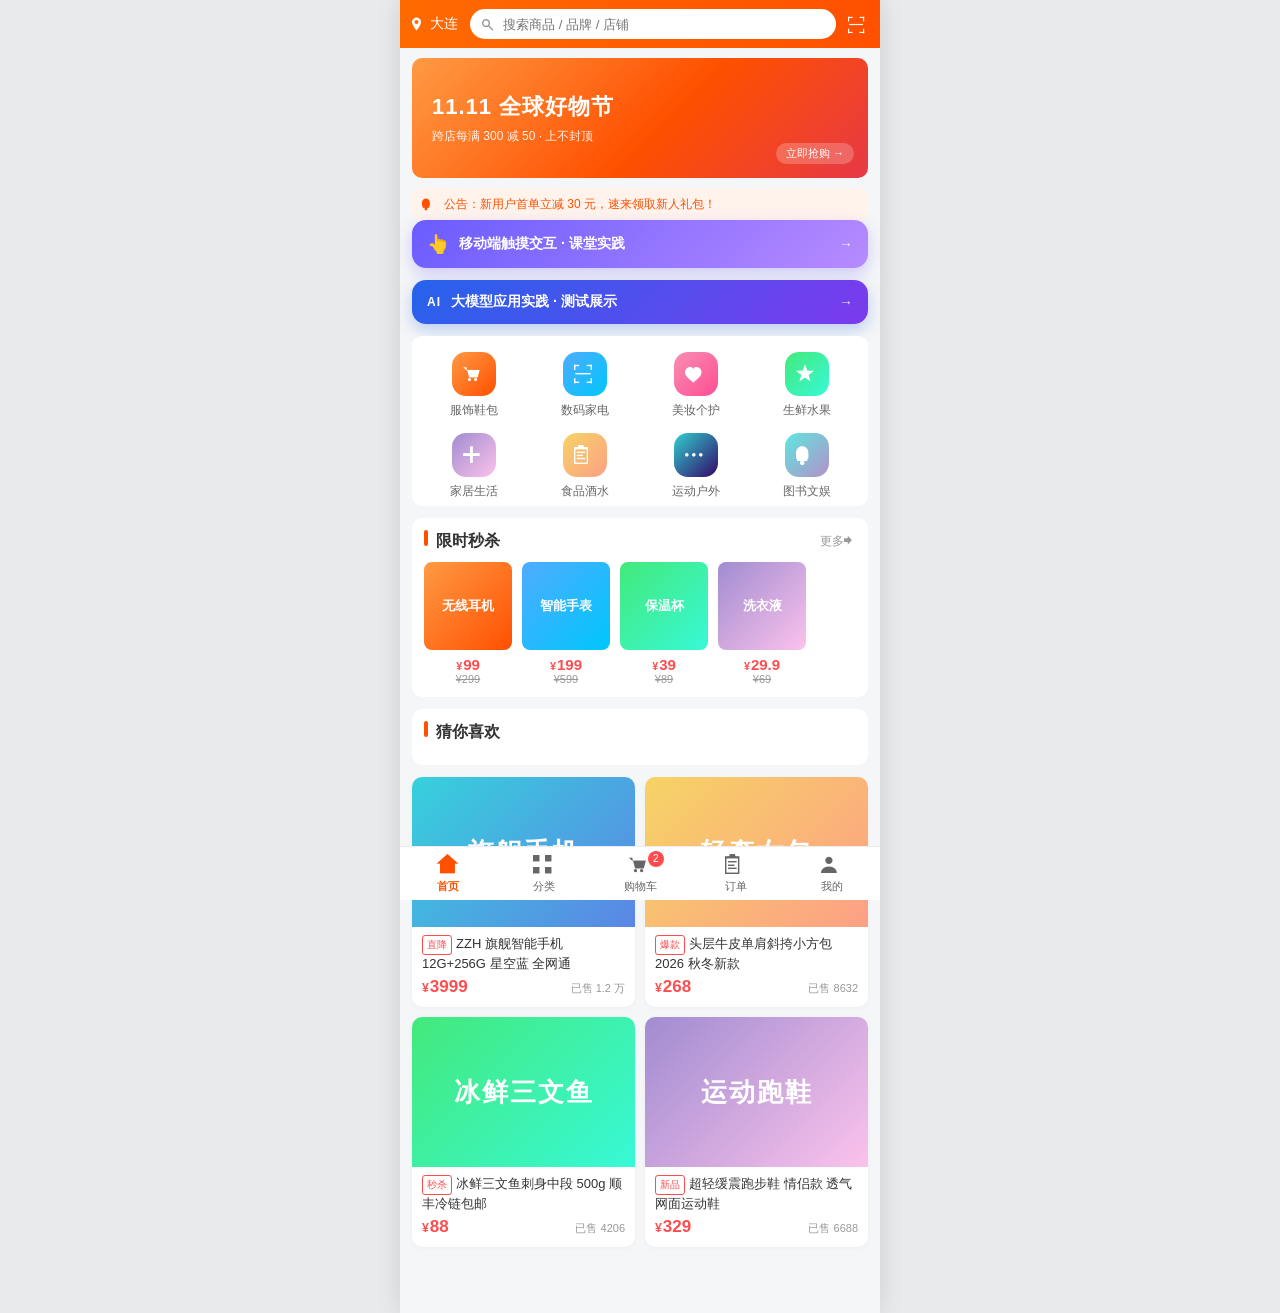
<file: index.html>
<!DOCTYPE html>
<html lang="zh-CN">
<!--
  ============================================================
  高级网页设计I · 三级项目：ZZH优选 电商商城（移动端）
  学号：2023xxxxxx   姓名：张仲涵
  图标方案：iconfont Font class（字体图标）
  类名约定：统一使用姓名缩写前缀 zzh-
  ============================================================
-->
<head>
  <meta charset="UTF-8">
  <meta name="viewport" content="width=device-width, initial-scale=1.0, viewport-fit=cover">
  <meta name="author" content="张仲涵 2023xxxxxx">
  <title>ZZH优选 - 电商商城</title>
  <link rel="stylesheet" href="css/global.css">
  <link rel="stylesheet" href="css/iconfont.css">
</head>
<body>

<main class="zzh-app">

  <!-- ================= 首页 ================= -->
  <section class="zzh-page zzh-page--active" id="page-home">
    <header class="zzh-header">
      <span class="zzh-header__loc"><i class="iconfont icon-location"></i>大连</span>
      <div class="zzh-search">
        <i class="iconfont icon-search"></i>
        <input class="zzh-flex1" type="search" placeholder="搜索商品 / 品牌 / 店铺">
      </div>
      <span class="zzh-header__scan"><i class="iconfont icon-scan"></i></span>
    </header>

    <div class="zzh-banner">
      <div class="zzh-banner__title">11.11 全球好物节</div>
      <div class="zzh-banner__desc">跨店每满 300 减 50 · 上不封顶</div>
      <span class="zzh-banner__tag">立即抢购 →</span>
    </div>

    <div class="zzh-notice">
      <i class="iconfont icon-bell"></i>
      <span class="zzh-ellipsis zzh-flex1">公告：新用户首单立减 30 元，速来领取新人礼包！</span>
    </div>

    <!-- 课堂实践入口：移动端触摸交互三任务 -->
    <a href="mobile-lesson/" style="display:flex;align-items:center;gap:10px;margin:0 12px 12px;padding:13px 15px;border-radius:14px;background:linear-gradient(135deg,#6a5cff,#b78bff);color:#fff;font-size:14px;font-weight:600;text-decoration:none;box-shadow:0 6px 16px rgba(106,92,255,.28)">
      <span style="font-size:18px">👆</span>
      <span class="zzh-flex1">移动端触摸交互 · 课堂实践</span>
      <span style="opacity:.85">→</span>
    </a>

    <!-- 课堂实践入口：大模型应用实践测试展示 -->
    <a href="llm-practice.html" style="display:flex;align-items:center;gap:10px;margin:0 12px 12px;padding:13px 15px;border-radius:14px;background:linear-gradient(135deg,#2563eb,#7c3aed);color:#fff;font-size:14px;font-weight:600;text-decoration:none;box-shadow:0 6px 16px rgba(37,99,235,.28)">
      <span style="font-size:12px;font-weight:700;letter-spacing:1px">AI</span>
      <span class="zzh-flex1">大模型应用实践 · 测试展示</span>
      <span style="opacity:.85">→</span>
    </a>

    <!-- 金刚区 -->
    <ul class="zzh-cates">
      <li class="zzh-cate">
        <span class="zzh-cate__icon" style="background:linear-gradient(135deg,#ff9a44,#ff5000)"><i class="iconfont icon-cart"></i></span>
        <p class="zzh-cate__name">服饰鞋包</p>
      </li>
      <li class="zzh-cate">
        <span class="zzh-cate__icon" style="background:linear-gradient(135deg,#4facfe,#00c6fb)"><i class="iconfont icon-scan"></i></span>
        <p class="zzh-cate__name">数码家电</p>
      </li>
      <li class="zzh-cate">
        <span class="zzh-cate__icon" style="background:linear-gradient(135deg,#f78fb3,#ff4d94)"><i class="iconfont icon-heart"></i></span>
        <p class="zzh-cate__name">美妆个护</p>
      </li>
      <li class="zzh-cate">
        <span class="zzh-cate__icon" style="background:linear-gradient(135deg,#43e97b,#38f9d7)"><i class="iconfont icon-star"></i></span>
        <p class="zzh-cate__name">生鲜水果</p>
      </li>
      <li class="zzh-cate">
        <span class="zzh-cate__icon" style="background:linear-gradient(135deg,#a18cd1,#fbc2eb)"><i class="iconfont icon-plus"></i></span>
        <p class="zzh-cate__name">家居生活</p>
      </li>
      <li class="zzh-cate">
        <span class="zzh-cate__icon" style="background:linear-gradient(135deg,#f6d365,#fda085)"><i class="iconfont icon-order"></i></span>
        <p class="zzh-cate__name">食品酒水</p>
      </li>
      <li class="zzh-cate">
        <span class="zzh-cate__icon" style="background:linear-gradient(135deg,#30cfd0,#330867)"><i class="iconfont icon-more"></i></span>
        <p class="zzh-cate__name">运动户外</p>
      </li>
      <li class="zzh-cate">
        <span class="zzh-cate__icon" style="background:linear-gradient(135deg,#5ee7df,#b490ca)"><i class="iconfont icon-bell"></i></span>
        <p class="zzh-cate__name">图书文娱</p>
      </li>
    </ul>

    <!-- 限时秒杀 -->
    <div class="zzh-sec">
      <div class="zzh-sec__head">
        <span class="zzh-sec__title">限时秒杀</span>
        <span class="zzh-sec__more">更多<i class="iconfont icon-arrow-right"></i></span>
      </div>
      <div class="zzh-flash">
        <div class="zzh-flash__item">
          <div class="zzh-flash__img" style="background:linear-gradient(135deg,#ff9a44,#ff5000)">无线耳机</div>
          <p class="zzh-flash__price zzh-price">99</p>
          <p class="zzh-flash__old">¥299</p>
        </div>
        <div class="zzh-flash__item">
          <div class="zzh-flash__img" style="background:linear-gradient(135deg,#4facfe,#00c6fb)">智能手表</div>
          <p class="zzh-flash__price zzh-price">199</p>
          <p class="zzh-flash__old">¥599</p>
        </div>
        <div class="zzh-flash__item">
          <div class="zzh-flash__img" style="background:linear-gradient(135deg,#43e97b,#38f9d7)">保温杯</div>
          <p class="zzh-flash__price zzh-price">39</p>
          <p class="zzh-flash__old">¥89</p>
        </div>
        <div class="zzh-flash__item">
          <div class="zzh-flash__img" style="background:linear-gradient(135deg,#a18cd1,#fbc2eb)">洗衣液</div>
          <p class="zzh-flash__price zzh-price">29.9</p>
          <p class="zzh-flash__old">¥69</p>
        </div>
      </div>
    </div>

    <!-- 猜你喜欢 -->
    <div class="zzh-sec">
      <div class="zzh-sec__head"><span class="zzh-sec__title">猜你喜欢</span></div>
    </div>
    <ul class="zzh-goods">
      <li class="zzh-card">
        <div class="zzh-card__img" style="background:linear-gradient(135deg,#36d1dc,#5b86e5)">旗舰手机</div>
        <div class="zzh-card__body">
          <p class="zzh-card__name zzh-ellipsis2"><span class="zzh-card__tag">直降</span>ZZH 旗舰智能手机 12G+256G 星空蓝 全网通</p>
          <div class="zzh-card__foot">
            <span class="zzh-card__price zzh-price">3999</span>
            <span class="zzh-card__sales">已售 1.2 万</span>
          </div>
        </div>
      </li>
      <li class="zzh-card">
        <div class="zzh-card__img" style="background:linear-gradient(135deg,#f6d365,#fda085)">轻奢女包</div>
        <div class="zzh-card__body">
          <p class="zzh-card__name zzh-ellipsis2"><span class="zzh-card__tag">爆款</span>头层牛皮单肩斜挎小方包 2026 秋冬新款</p>
          <div class="zzh-card__foot">
            <span class="zzh-card__price zzh-price">268</span>
            <span class="zzh-card__sales">已售 8632</span>
          </div>
        </div>
      </li>
      <li class="zzh-card">
        <div class="zzh-card__img" style="background:linear-gradient(135deg,#43e97b,#38f9d7)">冰鲜三文鱼</div>
        <div class="zzh-card__body">
          <p class="zzh-card__name zzh-ellipsis2"><span class="zzh-card__tag">秒杀</span>冰鲜三文鱼刺身中段 500g 顺丰冷链包邮</p>
          <div class="zzh-card__foot">
            <span class="zzh-card__price zzh-price">88</span>
            <span class="zzh-card__sales">已售 4206</span>
          </div>
        </div>
      </li>
      <li class="zzh-card">
        <div class="zzh-card__img" style="background:linear-gradient(135deg,#a18cd1,#fbc2eb)">运动跑鞋</div>
        <div class="zzh-card__body">
          <p class="zzh-card__name zzh-ellipsis2"><span class="zzh-card__tag">新品</span>超轻缓震跑步鞋 情侣款 透气网面运动鞋</p>
          <div class="zzh-card__foot">
            <span class="zzh-card__price zzh-price">329</span>
            <span class="zzh-card__sales">已售 6688</span>
          </div>
        </div>
      </li>
    </ul>
  </section>

  <!-- ================= 分类 ================= -->
  <section class="zzh-page" id="page-category">
    <div class="zzh-subhead">分类</div>
    <div class="zzh-sec" style="margin-top:12px">
      <div class="zzh-sec__head"><span class="zzh-sec__title">热门分类</span></div>
      <ul class="zzh-cates" style="margin:0;padding:0">
        <li class="zzh-cate"><span class="zzh-cate__icon" style="background:linear-gradient(135deg,#ff9a44,#ff5000)"><i class="iconfont icon-cart"></i></span><p class="zzh-cate__name">男装</p></li>
        <li class="zzh-cate"><span class="zzh-cate__icon" style="background:linear-gradient(135deg,#f78fb3,#ff4d94)"><i class="zzh-cate__icon-i iconfont icon-heart"></i></span><p class="zzh-cate__name">女装</p></li>
        <li class="zzh-cate"><span class="zzh-cate__icon" style="background:linear-gradient(135deg,#4facfe,#00c6fb)"><i class="iconfont icon-scan"></i></span><p class="zzh-cate__name">手机</p></li>
        <li class="zzh-cate"><span class="zzh-cate__icon" style="background:linear-gradient(135deg,#43e97b,#38f9d7)"><i class="iconfont icon-star"></i></span><p class="zzh-cate__name">电脑</p></li>
        <li class="zzh-cate"><span class="zzh-cate__icon" style="background:linear-gradient(135deg,#a18cd1,#fbc2eb)"><i class="iconfont icon-plus"></i></span><p class="zzh-cate__name">家电</p></li>
        <li class="zzh-cate"><span class="zzh-cate__icon" style="background:linear-gradient(135deg,#f6d365,#fda085)"><i class="iconfont icon-order"></i></span><p class="zzh-cate__name">食品</p></li>
        <li class="zzh-cate"><span class="zzh-cate__icon" style="background:linear-gradient(135deg,#30cfd0,#330867)"><i class="iconfont icon-more"></i></span><p class="zzh-cate__name">美妆</p></li>
        <li class="zzh-cate"><span class="zzh-cate__icon" style="background:linear-gradient(135deg,#5ee7df,#b490ca)"><i class="iconfont icon-bell"></i></span><p class="zzh-cate__name">母婴</p></li>
      </ul>
    </div>
    <div class="zzh-sec">
      <div class="zzh-sec__head"><span class="zzh-sec__title">品牌馆</span></div>
      <ul class="zzh-goods" style="margin:0">
        <li class="zzh-card"><div class="zzh-card__img" style="background:linear-gradient(135deg,#36d1dc,#5b86e5);height:110px">数码旗舰</div></li>
        <li class="zzh-card"><div class="zzh-card__img" style="background:linear-gradient(135deg,#f6d365,#fda085);height:110px">潮流服饰</div></li>
      </ul>
    </div>
  </section>

  <!-- ================= 购物车 ================= -->
  <section class="zzh-page" id="page-cart">
    <div class="zzh-subhead">购物车（2）</div>

    <div class="zzh-cart-item">
      <span class="zzh-cart-item__check zzh-cart-item__check--on"></span>
      <div class="zzh-cart-item__img" style="background:linear-gradient(135deg,#36d1dc,#5b86e5)">手机</div>
      <div class="zzh-flex1">
        <p class="zzh-cart-item__name zzh-ellipsis2">ZZH 旗舰智能手机 12G+256G 星空蓝 全网通</p>
        <p class="zzh-cart-item__sku">规格：星空蓝 · 官方标配</p>
        <div class="zzh-cart-item__foot">
          <span class="zzh-price" style="font-size:16px">3999</span>
          <span class="zzh-stepper"><button type="button">-</button><span>1</span><button type="button">+</button></span>
        </div>
      </div>
    </div>

    <div class="zzh-cart-item">
      <span class="zzh-cart-item__check"></span>
      <div class="zzh-cart-item__img" style="background:linear-gradient(135deg,#f6d365,#fda085)">女包</div>
      <div class="zzh-flex1">
        <p class="zzh-cart-item__name zzh-ellipsis2">头层牛皮单肩斜挎小方包 2026 秋冬新款</p>
        <p class="zzh-cart-item__sku">规格：黑色 · 均码</p>
        <div class="zzh-cart-item__foot">
          <span class="zzh-price" style="font-size:16px">268</span>
          <span class="zzh-stepper"><button type="button">-</button><span>2</span><button type="button">+</button></span>
        </div>
      </div>
    </div>

    <p class="zzh-copyright">— 店铺推荐 —</p>
    <ul class="zzh-goods">
      <li class="zzh-card">
        <div class="zzh-card__img" style="background:linear-gradient(135deg,#43e97b,#38f9d7);height:120px">保温杯</div>
        <div class="zzh-card__body">
          <p class="zzh-card__name zzh-ellipsis">316 不锈钢保温杯 500ml</p>
          <div class="zzh-card__foot"><span class="zzh-card__price zzh-price">39</span></div>
        </div>
      </li>
      <li class="zzh-card">
        <div class="zzh-card__img" style="background:linear-gradient(135deg,#a18cd1,#fbc2eb);height:120px">跑鞋</div>
        <div class="zzh-card__body">
          <p class="zzh-card__name zzh-ellipsis">超轻缓震跑步鞋</p>
          <div class="zzh-card__foot"><span class="zzh-card__price zzh-price">329</span></div>
        </div>
      </li>
    </ul>

    <div class="zzh-cart-bar">
      <span class="zzh-cart-bar__total">合计：<span class="zzh-price" style="font-size:18px">4535</span></span>
      <button class="zzh-cart-bar__btn" type="button">去结算(1)</button>
    </div>
  </section>

  <!-- ================= 订单 ================= -->
  <section class="zzh-page" id="page-order">
    <div class="zzh-subhead">我的订单</div>
    <ul class="zzh-orders">
      <li class="zzh-orders__tab zzh-orders__tab--on">全部</li>
      <li class="zzh-orders__tab">待付款</li>
      <li class="zzh-orders__tab">待收货</li>
      <li class="zzh-orders__tab">待评价</li>
    </ul>

    <div class="zzh-order-item">
      <div class="zzh-order-item__head"><span>订单号：2026111100001</span><span class="zzh-order-item__status">待收货</span></div>
      <div class="zzh-order-item__goods">
        <div class="zzh-order-item__thumb" style="background:linear-gradient(135deg,#36d1dc,#5b86e5)">手机</div>
        <div class="zzh-flex1">
          <p class="zzh-ellipsis2" style="font-size:13px">ZZH 旗舰智能手机 12G+256G 星空蓝</p>
          <p style="font-size:11px;color:#999;margin-top:6px">2026-11-11 10:23</p>
        </div>
        <span class="zzh-price">3999</span>
      </div>
      <div class="zzh-order-item__foot">
        <button class="zzh-btn" type="button">查看物流</button>
        <button class="zzh-btn zzh-btn--primary" type="button">确认收货</button>
      </div>
    </div>

    <div class="zzh-order-item">
      <div class="zzh-order-item__head"><span>订单号：2026111000002</span><span class="zzh-order-item__status">已完成</span></div>
      <div class="zzh-order-item__goods">
        <div class="zzh-order-item__thumb" style="background:linear-gradient(135deg,#f6d365,#fda085)">女包</div>
        <div class="zzh-flex1">
          <p class="zzh-ellipsis2" style="font-size:13px">头层牛皮单肩斜挎小方包 黑色</p>
          <p style="font-size:11px;color:#999;margin-top:6px">2026-11-10 18:45</p>
        </div>
        <span class="zzh-price">268</span>
      </div>
      <div class="zzh-order-item__foot">
        <button class="zzh-btn zzh-btn--primary" type="button">评价晒单</button>
      </div>
    </div>
  </section>

  <!-- ================= 我的 ================= -->
  <section class="zzh-page" id="page-mine">
    <div class="zzh-me-head">
      <span class="zzh-me-head__avatar"><i class="iconfont icon-mine"></i></span>
      <div>
        <p class="zzh-me-head__name">张仲涵</p>
        <p class="zzh-me-head__id">学号：2023xxxxxx · 大连东软信息学院</p>
      </div>
      <span class="zzh-header__scan" style="margin-left:auto"><i class="iconfont icon-more"></i></span>
    </div>

    <ul class="zzh-me-entries">
      <li class="zzh-me-entry"><i class="iconfont icon-order"></i><p>全部订单</p></li>
      <li class="zzh-me-entry"><i class="iconfont icon-cart"></i><p>购物车</p></li>
      <li class="zzh-me-entry"><i class="iconfont icon-star"></i><p>收藏夹</p></li>
      <li class="zzh-me-entry"><i class="iconfont icon-heart"></i><p>足迹</p></li>
    </ul>

    <ul class="zzh-me-list">
      <li class="zzh-me-row"><i class="iconfont icon-location"></i>收货地址管理<span class="zzh-me-row__arrow iconfont icon-arrow-right"></span></li>
      <li class="zzh-me-row"><i class="iconfont icon-bell"></i>消息通知<span class="zzh-me-row__arrow iconfont icon-arrow-right"></span></li>
      <li class="zzh-me-row"><i class="iconfont icon-scan"></i>扫一扫<span class="zzh-me-row__arrow iconfont icon-arrow-right"></span></li>
      <li class="zzh-me-row"><i class="iconfont icon-plus"></i>邀请好友<span class="zzh-me-row__arrow iconfont icon-arrow-right"></span></li>
    </ul>

    <p class="zzh-copyright">
      ZZH优选 · 高级网页设计I 三级项目<br>
      学号 2023xxxxxx · 姓名 张仲涵 · iconfont 字体图标方案
    </p>
  </section>

  <!-- ================= 下导航（核心：iconfont 字体图标） ================= -->
  <nav class="zzh-nav" id="zzhNav">
    <a class="zzh-nav__item zzh-nav__item--active" href="javascript:;" data-page="home">
      <i class="iconfont icon-home"></i><span>首页</span>
    </a>
    <a class="zzh-nav__item" href="javascript:;" data-page="category">
      <i class="iconfont icon-category"></i><span>分类</span>
    </a>
    <a class="zzh-nav__item" href="javascript:;" data-page="cart">
      <i class="iconfont icon-cart"></i><span>购物车</span>
      <em class="zzh-nav__badge">2</em>
    </a>
    <a class="zzh-nav__item" href="javascript:;" data-page="order">
      <i class="iconfont icon-order"></i><span>订单</span>
    </a>
    <a class="zzh-nav__item" href="javascript:;" data-page="mine">
      <i class="iconfont icon-mine"></i><span>我的</span>
    </a>
  </nav>

</main>

<script src="js/main.js"></script>
</body>
</html>
</file>
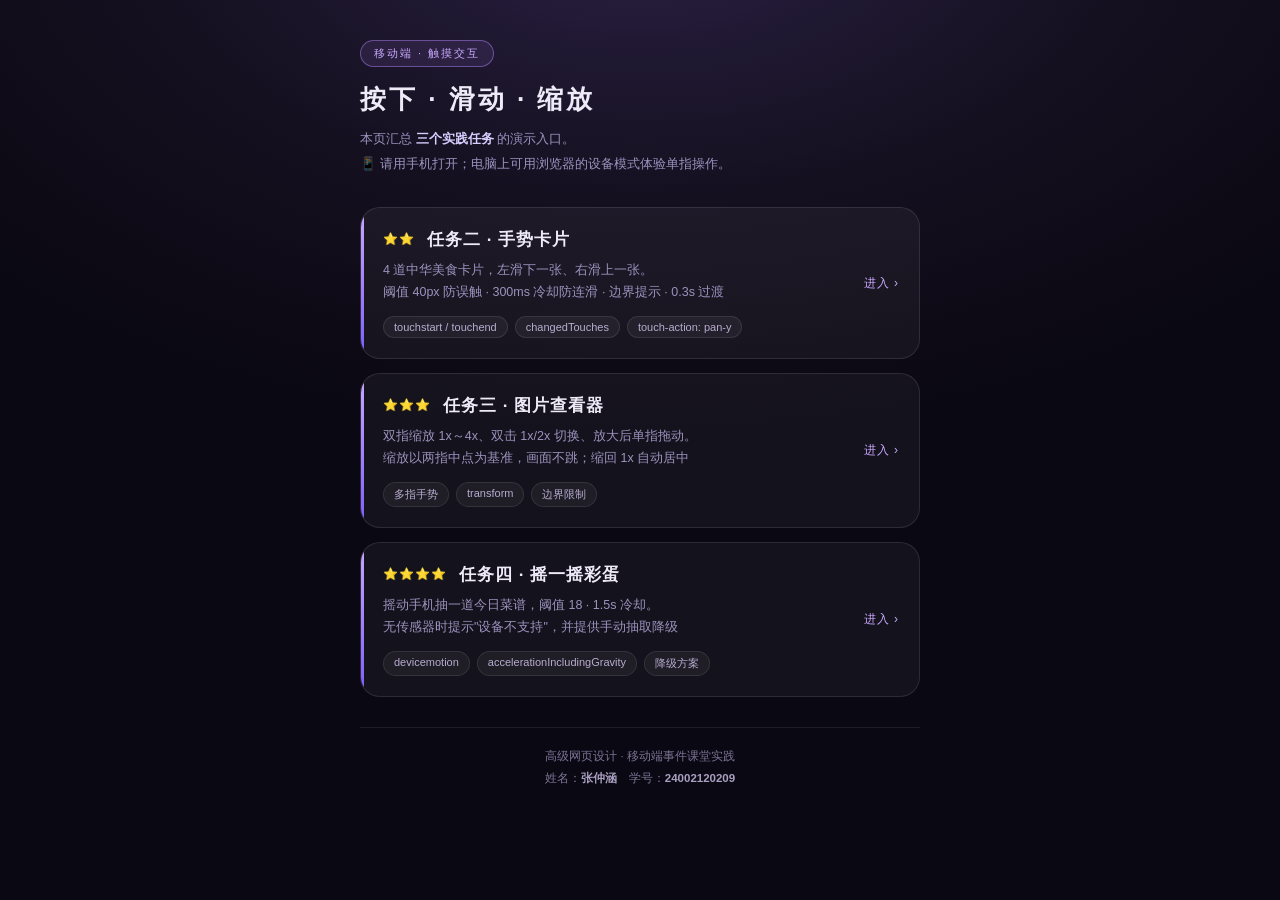
<file: mobile-lesson/index.html>
<!DOCTYPE html>
<html lang="zh-CN">
<head>
<meta charset="UTF-8">
<meta name="viewport" content="width=device-width, initial-scale=1.0">
<title>移动端触摸交互 · 实践作业</title>
<!--
  文件名：index.html（作业总入口）
  姓名：张仲涵    学号：24002120209
  说明：一个链接汇总三个任务演示，点卡片进入对应页面。
-->
<style>
  * { -webkit-tap-highlight-color: transparent; box-sizing: border-box; }
  body {
    margin: 0; padding: 40px 20px 56px; min-height: 100vh;
    background: radial-gradient(900px 520px at 50% -10%, #2b2145 0%, #151020 55%, #0a0812 100%);
    color: #efeaf7; font-family: "Microsoft YaHei", "PingFang SC", sans-serif;
  }
  .wy_head { max-width: 560px; margin: 0 auto 30px; }
  .wy_badge {
    display: inline-block; margin-bottom: 14px; padding: 5px 13px;
    font-size: 11px; letter-spacing: 2px; color: #c9a9ff;
    border: 1px solid rgba(183,139,255,.45); border-radius: 999px;
    background: rgba(183,139,255,.1);
  }
  h1 { margin: 0 0 10px; font-size: 26px; letter-spacing: 3px; line-height: 1.4; }
  .wy_sub { margin: 0; font-size: 13px; line-height: 1.9; color: #9c92be; }
  .wy_sub b { color: #d9cfff; font-weight: 600; }

  .wy_list { max-width: 560px; margin: 0 auto; display: flex; flex-direction: column; gap: 14px; }
  .wy_item {
    display: block; text-decoration: none; color: inherit;
    padding: 20px 22px; border-radius: 20px; position: relative; overflow: hidden;
    background: rgba(255,255,255,.045);
    border: 1px solid rgba(255,255,255,.1);
    transition: transform .18s ease, border-color .18s ease, background .18s ease;
  }
  .wy_item:active { transform: scale(.985); background: rgba(183,139,255,.1); }
  .wy_item::before {
    content: ""; position: absolute; left: 0; top: 0; bottom: 0; width: 3px;
    background: linear-gradient(180deg, #c9a9ff, #7c5cff);
  }
  .wy_row { display: flex; align-items: center; gap: 12px; margin-bottom: 8px; }
  .wy_star { font-size: 12px; letter-spacing: 1px; color: #ffd479; }
  .wy_item h2 { margin: 0; font-size: 17px; letter-spacing: 1px; }
  .wy_item p { margin: 0; font-size: 12.5px; line-height: 1.8; color: #9c92be; }
  .wy_tags { margin-top: 12px; display: flex; flex-wrap: wrap; gap: 7px; }
  .wy_tag {
    font-size: 11px; padding: 4px 10px; border-radius: 999px; color: #b8accf;
    background: rgba(255,255,255,.05); border: 1px solid rgba(255,255,255,.09);
  }
  .wy_go {
    position: absolute; right: 20px; top: 50%; transform: translateY(-50%);
    font-size: 12px; color: #c9a9ff; letter-spacing: 1px;
  }
  .wy_foot {
    max-width: 560px; margin: 30px auto 0; padding-top: 18px;
    border-top: 1px solid rgba(255,255,255,.08);
    font-size: 11.5px; line-height: 1.9; color: #7d7396; text-align: center;
  }
  .wy_foot b { color: #a99fc0; }
</style>
</head>
<body>

<div class="wy_head">
  <span class="wy_badge">移动端 · 触摸交互</span>
  <h1>按下 · 滑动 · 缩放</h1>
  <p class="wy_sub">本页汇总 <b>三个实践任务</b> 的演示入口。<br>📱 请用手机打开；电脑上可用浏览器的设备模式体验单指操作。</p>
</div>

<div class="wy_list">

  <a class="wy_item" href="mobile-gesture.html">
    <div class="wy_row">
      <span class="wy_star">⭐⭐</span>
      <h2>任务二 · 手势卡片</h2>
    </div>
    <p>4 道中华美食卡片，左滑下一张、右滑上一张。<br>阈值 40px 防误触 · 300ms 冷却防连滑 · 边界提示 · 0.3s 过渡</p>
    <div class="wy_tags">
      <span class="wy_tag">touchstart / touchend</span>
      <span class="wy_tag">changedTouches</span>
      <span class="wy_tag">touch-action: pan-y</span>
    </div>
    <span class="wy_go">进入 ›</span>
  </a>

  <a class="wy_item" href="mobile-zoom.html">
    <div class="wy_row">
      <span class="wy_star">⭐⭐⭐</span>
      <h2>任务三 · 图片查看器</h2>
    </div>
    <p>双指缩放 1x～4x、双击 1x/2x 切换、放大后单指拖动。<br>缩放以两指中点为基准，画面不跳；缩回 1x 自动居中</p>
    <div class="wy_tags">
      <span class="wy_tag">多指手势</span>
      <span class="wy_tag">transform</span>
      <span class="wy_tag">边界限制</span>
    </div>
    <span class="wy_go">进入 ›</span>
  </a>

  <a class="wy_item" href="mobile-sensor.html">
    <div class="wy_row">
      <span class="wy_star">⭐⭐⭐⭐</span>
      <h2>任务四 · 摇一摇彩蛋</h2>
    </div>
    <p>摇动手机抽一道今日菜谱，阈值 18 · 1.5s 冷却。<br>无传感器时提示"设备不支持"，并提供手动抽取降级</p>
    <div class="wy_tags">
      <span class="wy_tag">devicemotion</span>
      <span class="wy_tag">accelerationIncludingGravity</span>
      <span class="wy_tag">降级方案</span>
    </div>
    <span class="wy_go">进入 ›</span>
  </a>

</div>

<div class="wy_foot">
  高级网页设计 · 移动端事件课堂实践<br>
  姓名：<b>张仲涵</b>　学号：<b>24002120209</b>
</div>

</body>
</html>
</file>
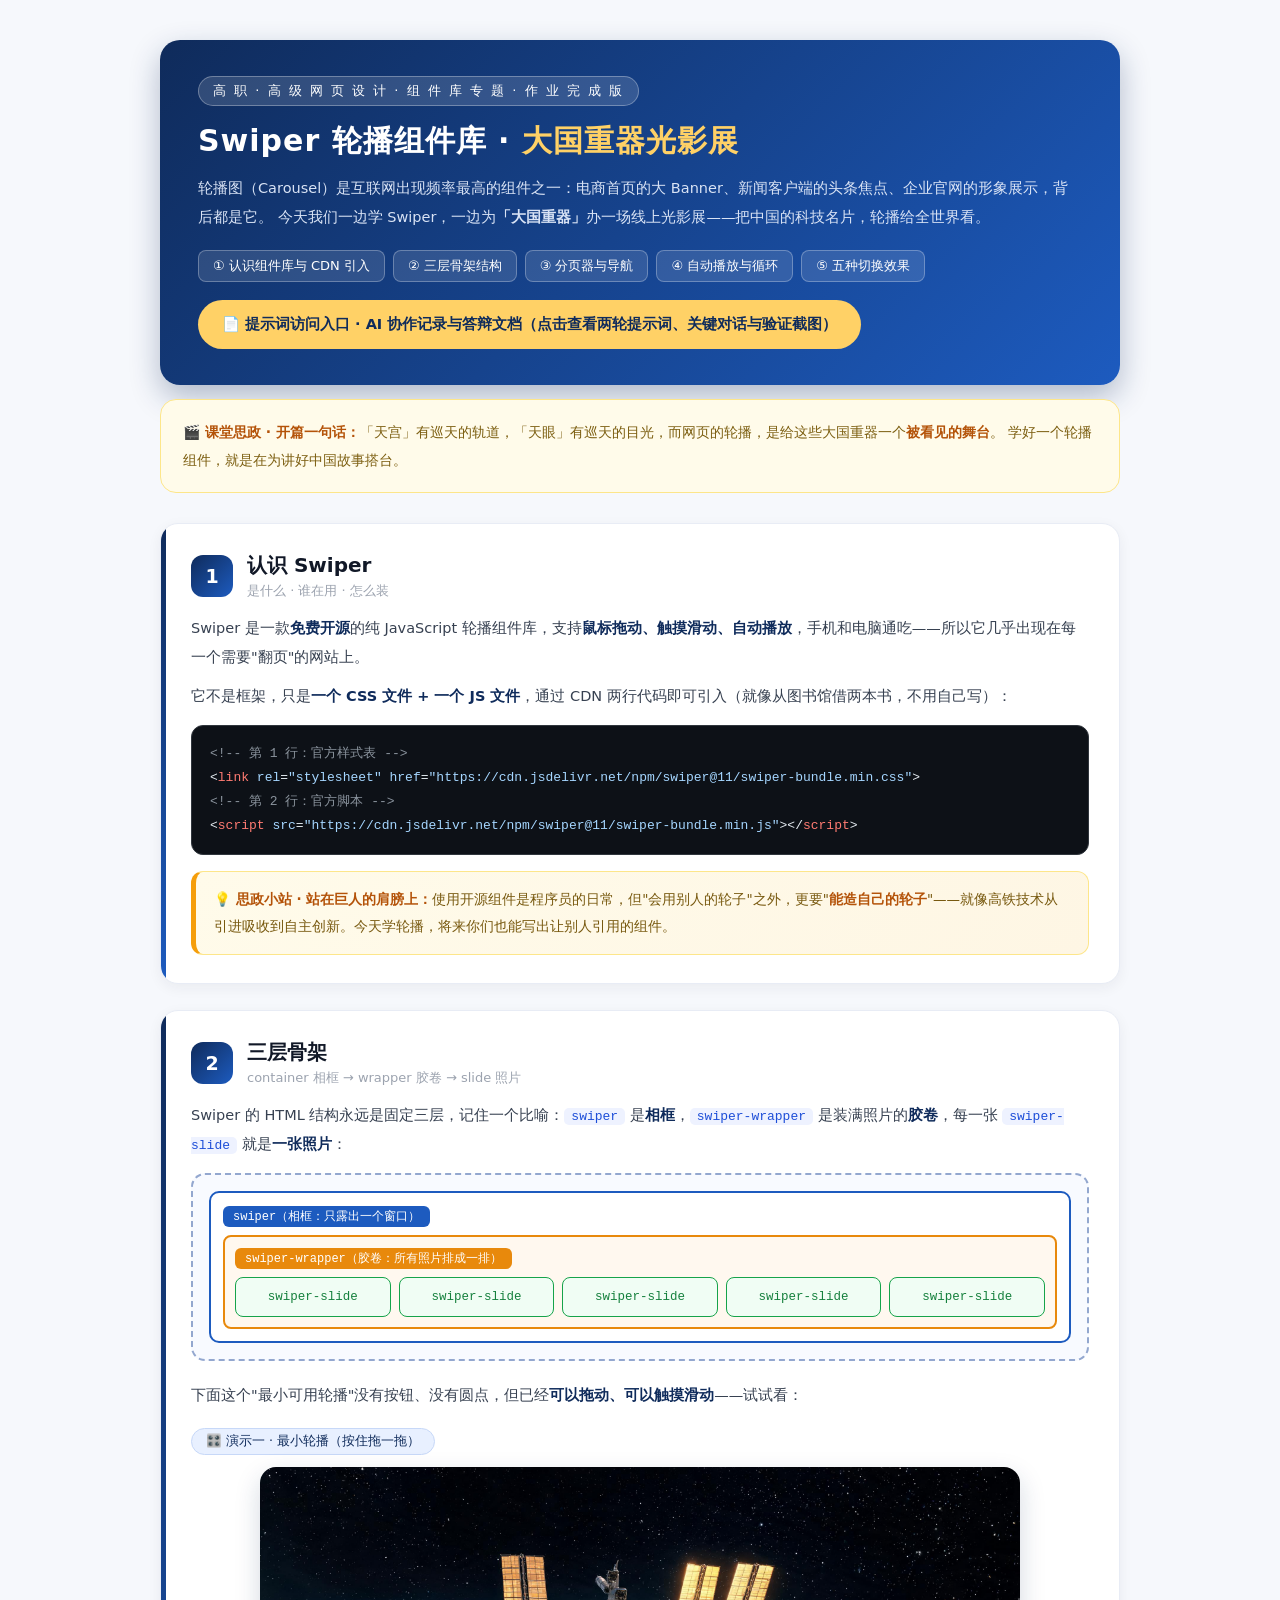
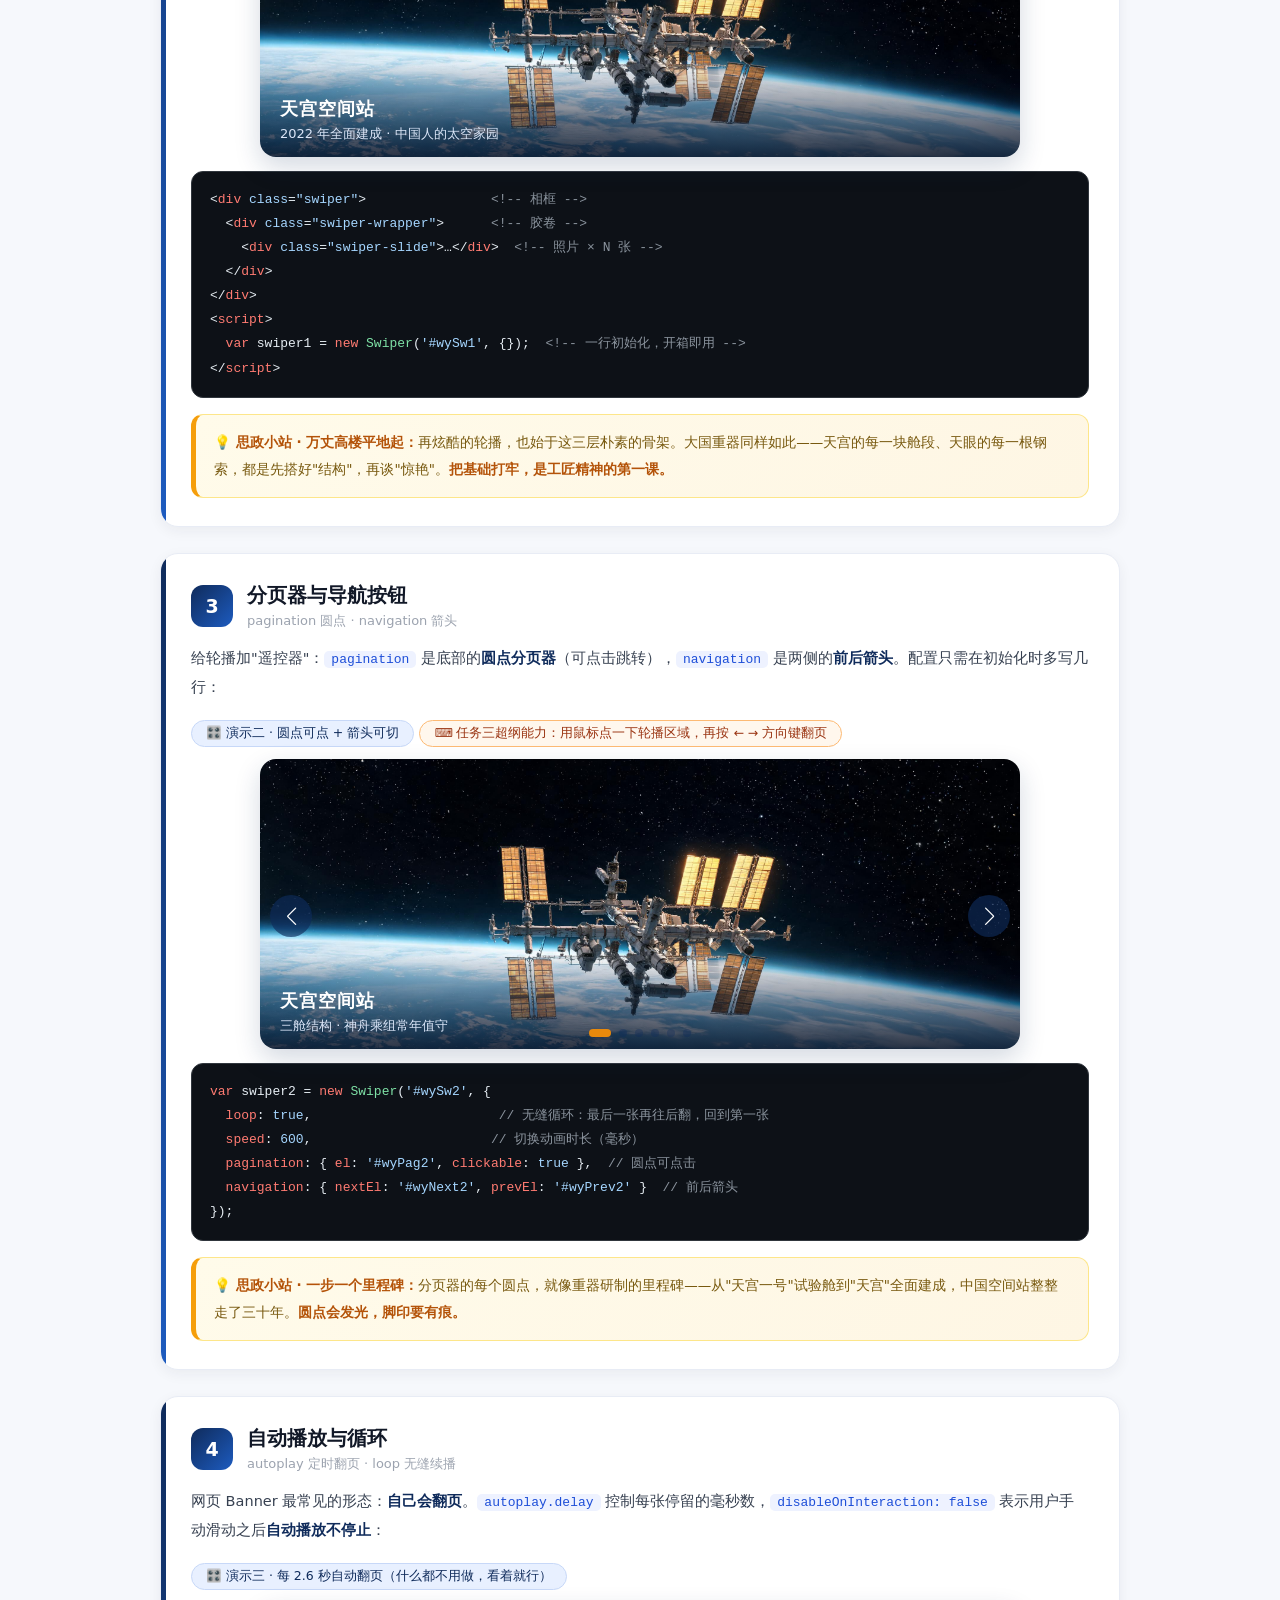
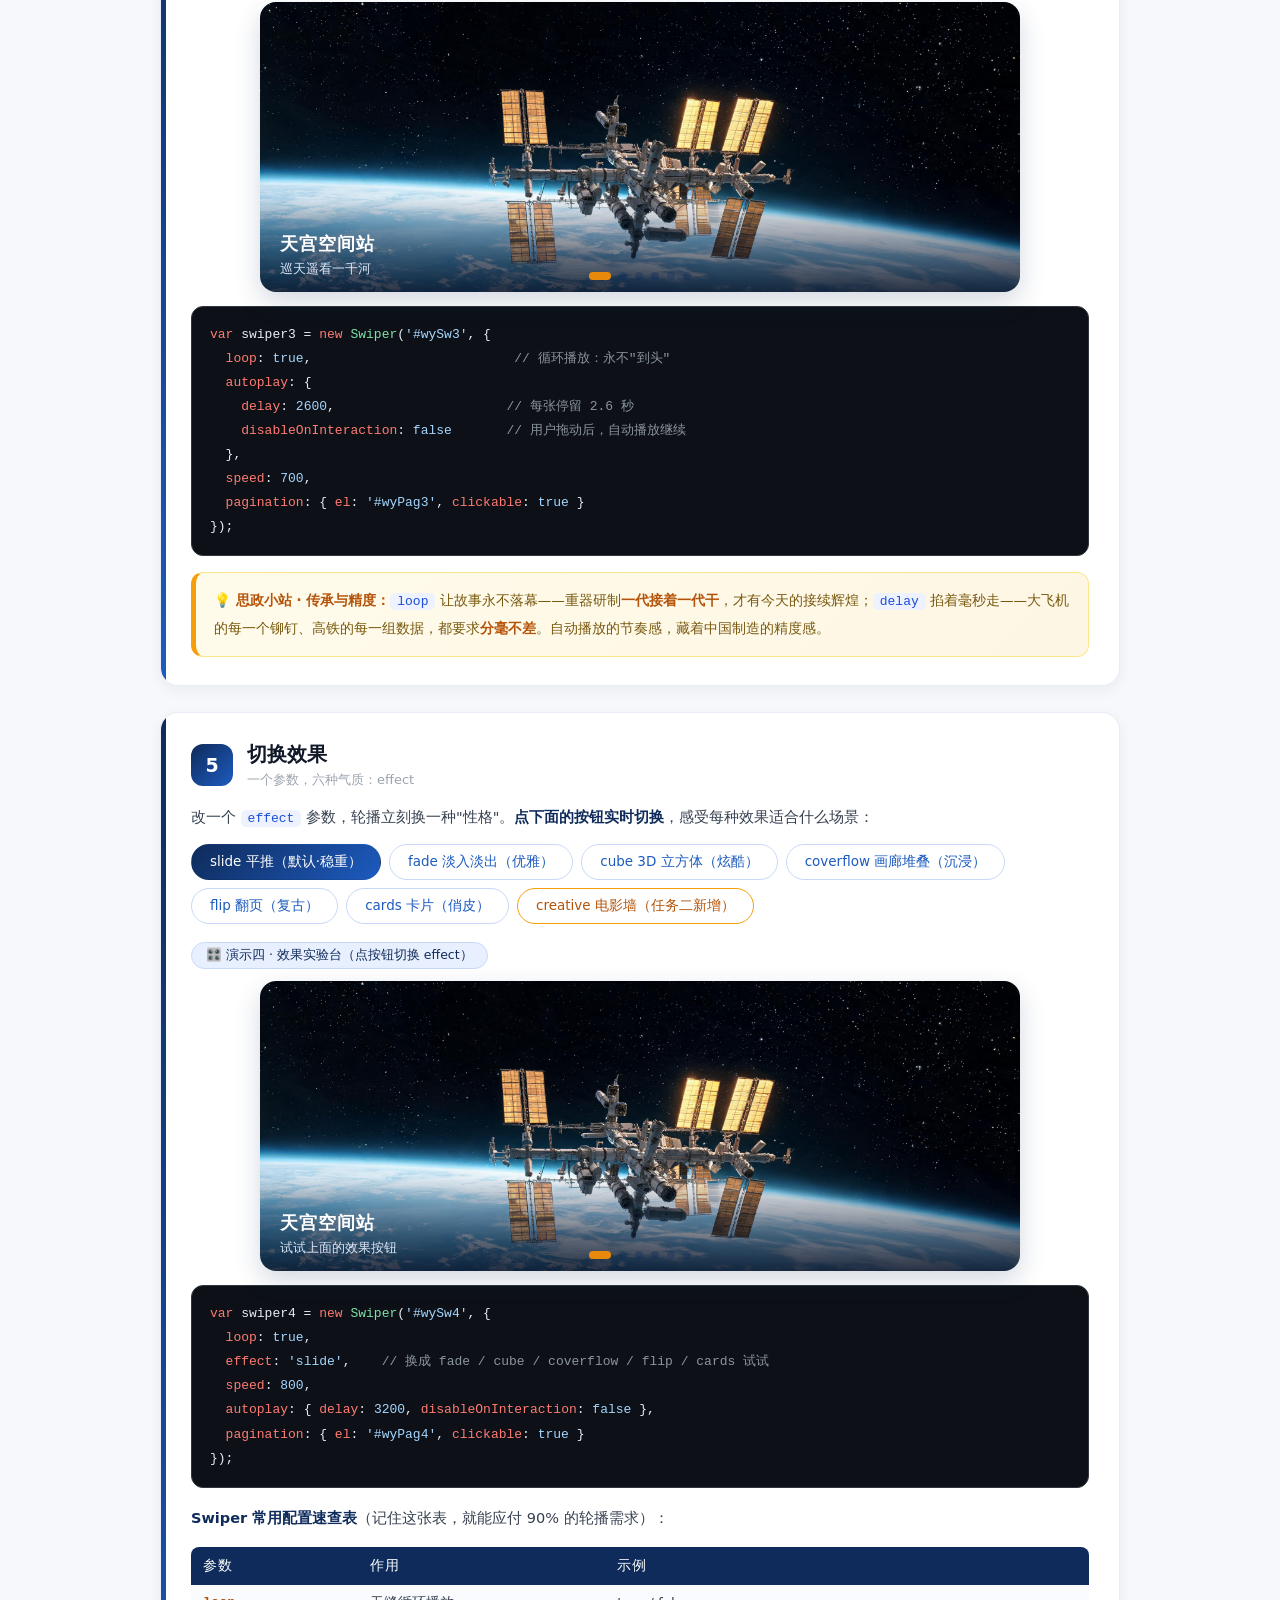
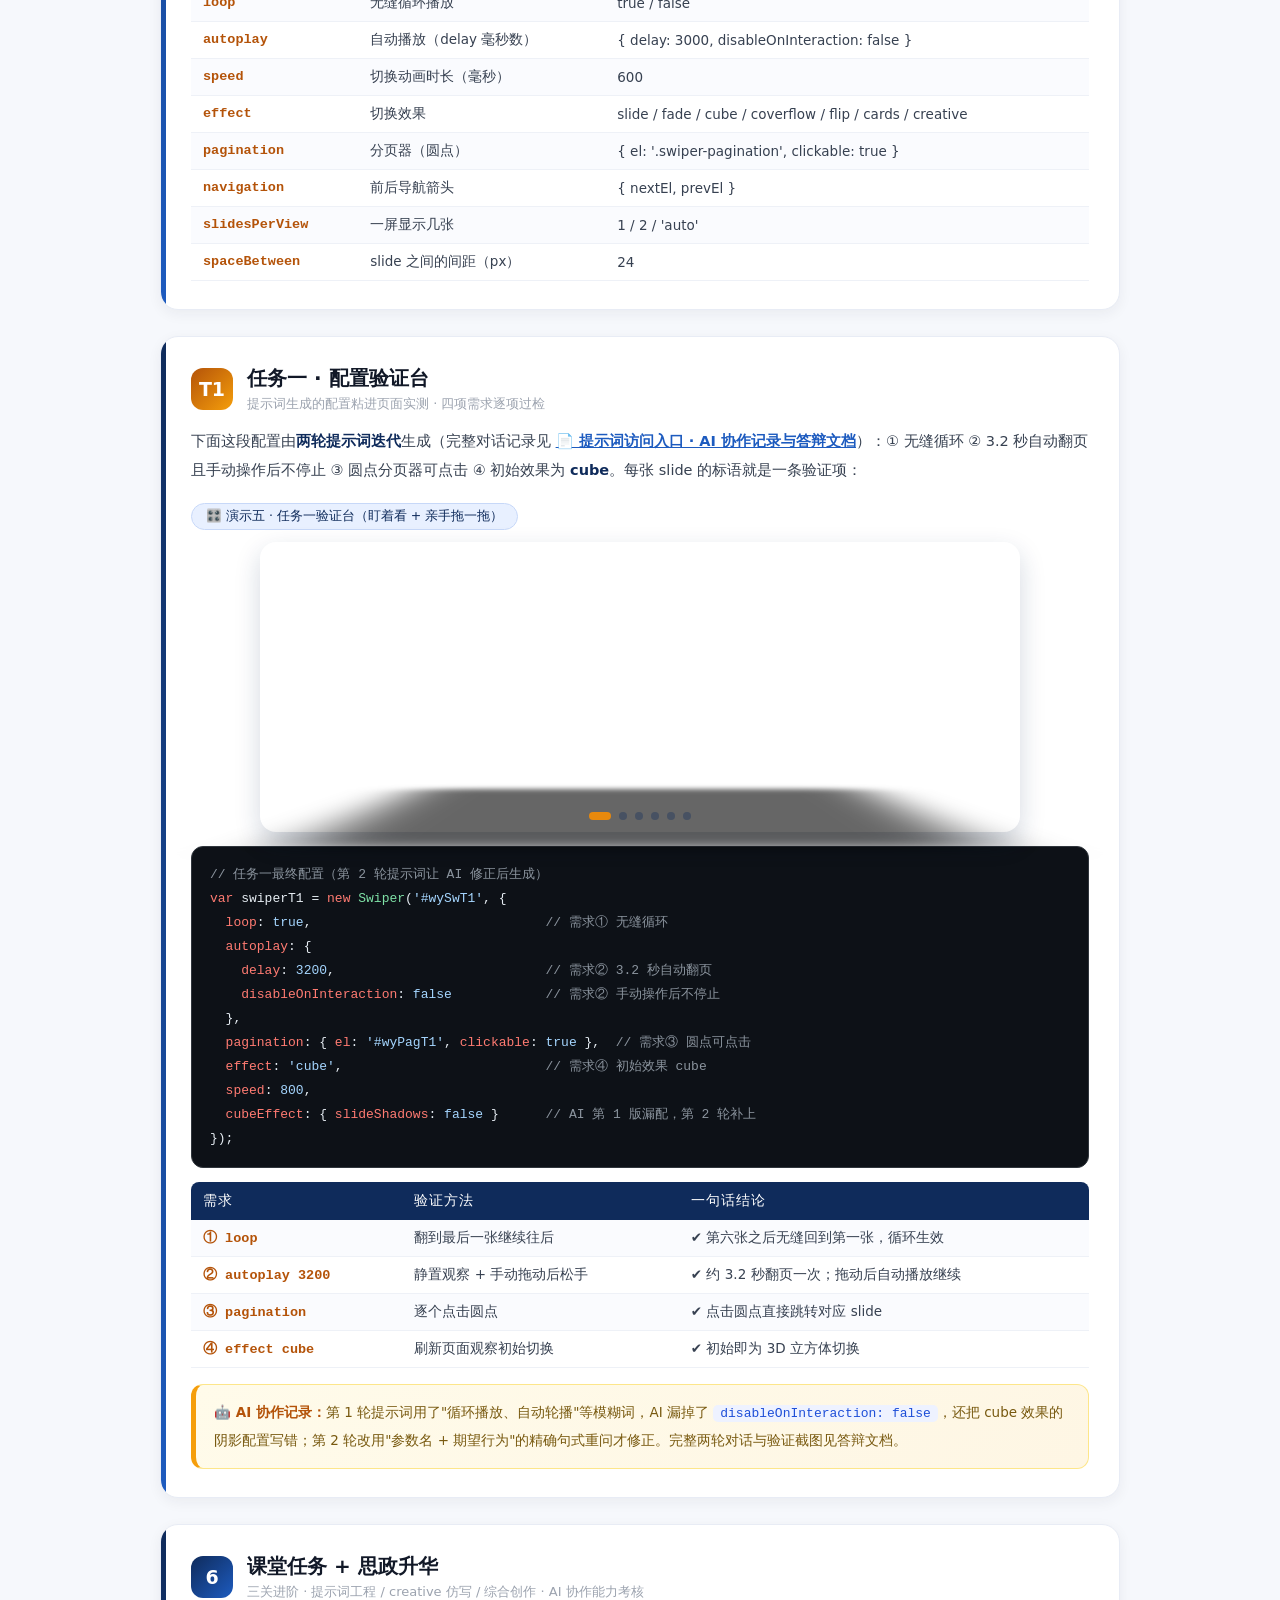
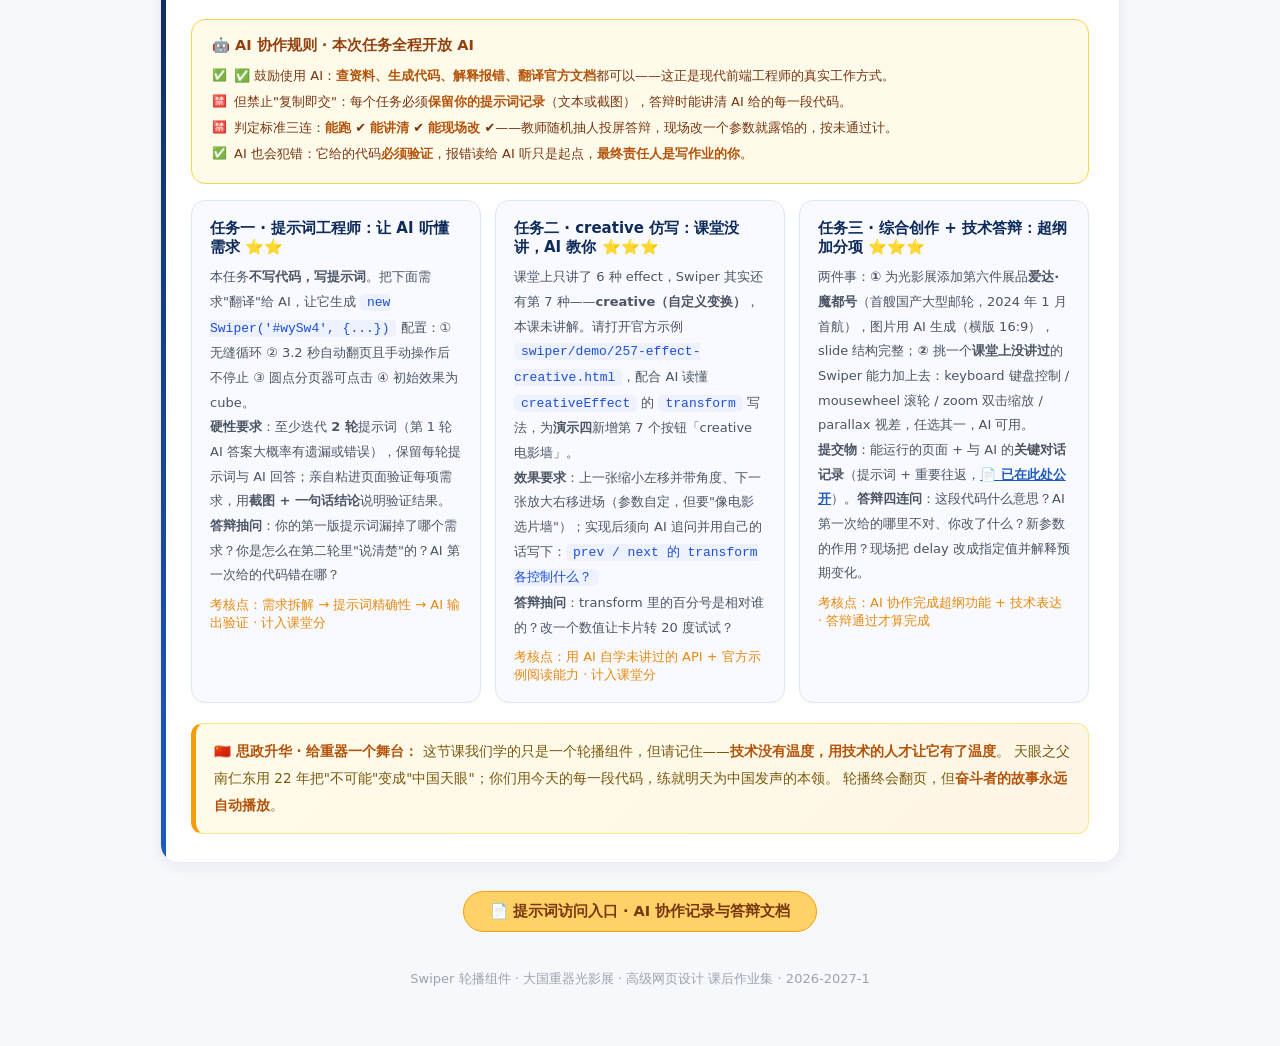
<file: swiper-task/index.html>
<!DOCTYPE html>
<html lang="zh-CN">
<head>
<meta charset="UTF-8">
<meta name="viewport" content="width=device-width, initial-scale=1.0">
<title>Swiper 轮播组件 · 大国重器光影展 · 课堂作业完成版</title>
<!-- Swiper 官方组件库（CDN 引入，仅 2 行） -->
<link rel="stylesheet" href="https://cdn.jsdelivr.net/npm/swiper@11/swiper-bundle.min.css">
<script src="https://cdn.jsdelivr.net/npm/swiper@11/swiper-bundle.min.js"></script>
<style>
  *{margin:0;padding:0;box-sizing:border-box}
  body{font-family:"Microsoft YaHei","PingFang SC",system-ui,sans-serif;background:#f6f8fc;color:#1f2937}
  .wy-wrap{max-width:1000px;margin:0 auto;padding:40px 20px 60px}

  /* 头部 */
  .wy-head{background:linear-gradient(135deg,#0f2b5b,#1d5bbf);border-radius:20px;padding:36px 38px;color:#fff;margin-bottom:14px;box-shadow:0 12px 30px rgba(15,43,91,.3)}
  .wy-head .wy-badge{display:inline-block;padding:5px 14px;border-radius:999px;background:rgba(255,255,255,.14);border:1px solid rgba(255,255,255,.3);font-size:13px;letter-spacing:2px;margin-bottom:14px}
  .wy-head h1{font-size:30px;letter-spacing:1px;line-height:1.4}
  .wy-head h1 b{color:#ffd166}
  .wy-head p{margin-top:12px;font-size:14.5px;color:#d9e3f5;line-height:2}
  .wy-goals{display:flex;flex-wrap:wrap;gap:8px;margin-top:18px}
  .wy-goals i{font-style:normal;font-size:13px;background:rgba(255,255,255,.12);border:1px solid rgba(255,255,255,.28);padding:6px 14px;border-radius:8px}

  /* 思政开篇 */
  .wy-siZheng-open{background:#fffbea;border:1px solid #fde68a;border-radius:16px;padding:18px 22px;margin-bottom:30px;font-size:14px;color:#7c5e10;line-height:2}
  .wy-siZheng-open b{color:#b45309}

  /* 章节 */
  .wy-sec{background:#fff;border-radius:18px;padding:28px 30px;margin-bottom:26px;border:1px solid #e8ecf5;box-shadow:0 4px 14px rgba(31,41,55,.06);position:relative;overflow:hidden}
  .wy-sec::before{content:"";position:absolute;left:0;top:0;bottom:0;width:5px;background:linear-gradient(#0f2b5b,#1d5bbf)}
  .wy-sec-head{display:flex;align-items:center;gap:14px;margin-bottom:14px}
  .wy-sec-head .wy-no{flex:none;width:42px;height:42px;border-radius:12px;background:linear-gradient(135deg,#0f2b5b,#1d5bbf);color:#fff;font-size:19px;font-weight:bold;display:flex;align-items:center;justify-content:center}
  .wy-sec-head h2{font-size:20px;color:#111827}
  .wy-sec-head small{display:block;font-weight:normal;color:#9ca3af;font-size:13px;margin-top:3px}
  .wy-sec p.wy-txt{font-size:14.5px;color:#374151;line-height:2;margin-bottom:10px}
  .wy-sec p.wy-txt b{color:#0f2b5b}
  .wy-sec code{background:#eef2ff;color:#1d4ed8;padding:1px 7px;border-radius:5px;font-family:Consolas,monospace;font-size:13px}

  /* 三层骨架图示 */
  .wy-anatomy{border:2.5px dashed #93a7cf;border-radius:14px;padding:16px;margin:14px 0 20px;background:#f8faff}
  .wy-anatomy .wy-layer{border:2px solid #1d5bbf;border-radius:10px;padding:12px;background:#fff}
  .wy-anatomy .wy-layer .wy-tag{display:inline-block;font-size:12px;color:#fff;background:#1d5bbf;border-radius:6px;padding:2px 10px;margin-bottom:8px;font-family:Consolas,monospace}
  .wy-anatomy .wy-inner{border:2px solid #e8890c;border-radius:8px;padding:10px;background:#fff8ef}
  .wy-anatomy .wy-inner .wy-tag{background:#e8890c}
  .wy-anatomy .wy-slides{display:flex;gap:8px}
  .wy-anatomy .wy-slides span{flex:1;text-align:center;border:1.5px solid #16a34a;background:#f0fdf4;color:#15803d;font-size:12.5px;padding:12px 4px;border-radius:8px;font-family:Consolas,monospace}

  /* 代码块 */
  .wy-code{background:#0d1117;border:1px solid #30363d;border-radius:12px;padding:16px 18px;margin:14px 0;overflow-x:auto}
  .wy-code pre{font-family:Consolas,"Courier New",monospace;font-size:13px;color:#e6edf3;line-height:1.85;white-space:pre}
  .wy-code .wy-cm{color:#8b949e}
  .wy-code .wy-kw{color:#ff7b72}
  .wy-code .wy-str{color:#a5d6ff}
  .wy-code .wy-fn{color:#7ee1a6}

  /* 思政小站 */
  .wy-sz{margin-top:16px;background:linear-gradient(135deg,#fffbea,#fef6e4);border:1px solid #fde68a;border-left:5px solid #f59e0b;border-radius:12px;padding:14px 18px;font-size:13.5px;color:#78590f;line-height:2}
  .wy-sz b{color:#b45309}

  /* 演示台 */
  .wy-demo{margin:18px 0 6px}
  .wy-demo .wy-demo-tag{display:inline-block;font-size:12.5px;color:#0f2b5b;background:#e8f0ff;border:1px solid #c7d8f8;border-radius:999px;padding:4px 14px;margin-bottom:12px}
  .wy-swiper{width:100%;max-width:760px;margin:0 auto;border-radius:16px;overflow:visible!important}
  .wy-swiper .swiper{border-radius:16px;box-shadow:0 10px 26px rgba(15,43,91,.18)}
  .wy-swiper .swiper-slide{position:relative;height:290px}
  .wy-swiper .swiper-slide img{width:100%;height:100%;object-fit:cover;display:block}
  .wy-swiper .wy-cap{
    position:absolute;left:0;right:0;bottom:0;padding:34px 20px 14px;color:#fff;
    background:linear-gradient(transparent,rgba(5,15,35,.82));
  }
  .wy-swiper .wy-cap h3{font-size:18px;letter-spacing:1px}
  .wy-swiper .wy-cap p{font-size:13px;color:#dbe6f8;margin-top:4px}
  /* 分页器配色 */
  .wy-swiper .swiper-pagination-bullet{background:#0f2b5b;opacity:.35}
  .wy-swiper .swiper-pagination-bullet-active{background:#e8890c;opacity:1;width:22px;border-radius:6px}
  /* 导航按钮配色 */
  .wy-swiper .swiper-button-next,.wy-swiper .swiper-button-prev{
    width:42px;height:42px;border-radius:50%;background:rgba(15,43,91,.65);color:#fff;
    --swiper-navigation-size:18px;transition:background .2s;
  }
  .wy-swiper .swiper-button-next:hover,.wy-swiper .swiper-button-prev:hover{background:#e8890c}

  /* 效果切换按钮 */
  .wy-fx{display:flex;flex-wrap:wrap;gap:8px;margin:12px 0 2px}
  .wy-fx button{
    border:1.5px solid #c7d8f8;background:#fff;color:#1d5bbf;font-size:13.5px;
    padding:8px 18px;border-radius:999px;cursor:pointer;transition:all .2s;font-family:inherit;
  }
  .wy-fx button:hover{transform:translateY(-2px);box-shadow:0 6px 14px rgba(29,91,191,.18)}
  .wy-fx button.wy-on{background:linear-gradient(135deg,#0f2b5b,#1d5bbf);color:#fff;border-color:transparent}

  /* 参数表 */
  .wy-table{width:100%;border-collapse:collapse;margin-top:14px;font-size:13.5px}
  .wy-table th{background:#0f2b5b;color:#fff;padding:10px 12px;text-align:left;font-weight:normal;letter-spacing:1px}
  .wy-table th:first-child{border-radius:8px 0 0 0}
  .wy-table th:last-child{border-radius:0 8px 0 0}
  .wy-table td{padding:9px 12px;border-bottom:1px solid #eef1f7;color:#374151}
  .wy-table td:first-child{font-family:Consolas,monospace;color:#b45309;font-weight:bold;white-space:nowrap}
  .wy-table tr:nth-child(even) td{background:#fafbfe}

  /* 任务卡 */
  .wy-tasks{display:grid;grid-template-columns:repeat(auto-fit,minmax(260px,1fr));gap:14px;margin-top:16px}
  .wy-tasks .wy-task{background:#f8faff;border:1px solid #dbe6f8;border-radius:14px;padding:18px}
  .wy-tasks .wy-task h3{font-size:15px;color:#0f2b5b;margin-bottom:8px}
  .wy-tasks .wy-task p{font-size:13px;color:#4b5563;line-height:1.9}
  .wy-tasks .wy-task .wy-star{color:#e8890c;font-size:13px;margin-top:8px;display:block}

  /* AI 协作规则框 */
  .wy-rule{margin-top:18px;background:#fffbeb;border:1.5px solid #fcd34d;border-radius:14px;padding:16px 20px}
  .wy-rule h3{font-size:14.5px;color:#92400e;margin-bottom:8px}
  .wy-rule ul{list-style:none}
  .wy-rule li{font-size:13px;color:#78350f;line-height:2;padding-left:22px;position:relative}
  .wy-rule li::before{content:"✅";position:absolute;left:0;font-size:12px}
  .wy-rule li.wy-no::before{content:"🈲"}
  .wy-rule b{color:#b45309}

  .wy-back{text-align:center;margin-top:28px}
  .wy-back a{display:inline-block;text-decoration:none;color:#0f2b5b;font-size:14.5px;font-weight:bold;background:#fff;border:1px solid #dbe4ff;border-radius:999px;padding:10px 26px;transition:transform .2s,box-shadow .2s}
  .wy-back a:hover{transform:translateY(-2px);box-shadow:0 8px 18px rgba(15,43,91,.15)}

  footer{text-align:center;margin-top:34px;color:#9ca3af;font-size:13px;line-height:2}
</style>
</head>
<body>
<div class="wy-wrap">

  <div class="wy-head">
    <span class="wy-badge">高 职 · 高 级 网 页 设 计 · 组 件 库 专 题 · 作 业 完 成 版</span>
    <h1>Swiper 轮播组件库 · <b>大国重器光影展</b></h1>
    <p>轮播图（Carousel）是互联网出现频率最高的组件之一：电商首页的大 Banner、新闻客户端的头条焦点、企业官网的形象展示，背后都是它。
    今天我们一边学 Swiper，一边为<b>「大国重器」</b>办一场线上光影展——把中国的科技名片，轮播给全世界看。</p>
    <div class="wy-goals">
      <i>① 认识组件库与 CDN 引入</i><i>② 三层骨架结构</i><i>③ 分页器与导航</i><i>④ 自动播放与循环</i><i>⑤ 五种切换效果</i>
    </div>
    <p style="margin-top:18px"><a href="prompts.html" target="_blank" style="display:inline-block;color:#0f2b5b;background:#ffd166;border-radius:999px;padding:10px 24px;font-weight:bold;text-decoration:none;font-size:14.5px;transition:transform .2s,box-shadow .2s">📄 提示词访问入口 · AI 协作记录与答辩文档（点击查看两轮提示词、关键对话与验证截图）</a></p>
  </div>

  <div class="wy-siZheng-open">
    <b>🎬 课堂思政 · 开篇一句话：</b>「天宫」有巡天的轨道，「天眼」有巡天的目光，而网页的轮播，是给这些大国重器一个<b>被看见的舞台</b>。
    学好一个轮播组件，就是在为讲好中国故事搭台。
  </div>

  <!-- 第 1 节 -->
  <div class="wy-sec">
    <div class="wy-sec-head">
      <span class="wy-no">1</span>
      <h2>认识 Swiper<small>是什么 · 谁在用 · 怎么装</small></h2>
    </div>
    <p class="wy-txt">Swiper 是一款<b>免费开源</b>的纯 JavaScript 轮播组件库，支持<b>鼠标拖动、触摸滑动、自动播放</b>，手机和电脑通吃——所以它几乎出现在每一个需要"翻页"的网站上。</p>
    <p class="wy-txt">它不是框架，只是<b>一个 CSS 文件 + 一个 JS 文件</b>，通过 CDN 两行代码即可引入（就像从图书馆借两本书，不用自己写）：</p>
    <div class="wy-code"><pre><span class="wy-cm">&lt;!-- 第 1 行：官方样式表 --&gt;</span>
&lt;<span class="wy-kw">link</span> <span class="wy-str">rel</span>=<span class="wy-str">"stylesheet"</span> <span class="wy-str">href</span>=<span class="wy-str">"https://cdn.jsdelivr.net/npm/swiper@11/swiper-bundle.min.css"</span>&gt;
<span class="wy-cm">&lt;!-- 第 2 行：官方脚本 --&gt;</span>
&lt;<span class="wy-kw">script</span> <span class="wy-str">src</span>=<span class="wy-str">"https://cdn.jsdelivr.net/npm/swiper@11/swiper-bundle.min.js"</span>&gt;&lt;/<span class="wy-kw">script</span>&gt;</pre></div>
    <div class="wy-sz"><b>💡 思政小站 · 站在巨人的肩膀上：</b>使用开源组件是程序员的日常，但"会用别人的轮子"之外，更要"<b>能造自己的轮子</b>"——就像高铁技术从引进吸收到自主创新。今天学轮播，将来你们也能写出让别人引用的组件。</div>
  </div>

  <!-- 第 2 节 -->
  <div class="wy-sec">
    <div class="wy-sec-head">
      <span class="wy-no">2</span>
      <h2>三层骨架<small>container 相框 → wrapper 胶卷 → slide 照片</small></h2>
    </div>
    <p class="wy-txt">Swiper 的 HTML 结构永远是固定三层，记住一个比喻：<code>swiper</code> 是<b>相框</b>，<code>swiper-wrapper</code> 是装满照片的<b>胶卷</b>，每一张 <code>swiper-slide</code> 就是<b>一张照片</b>：</p>
    <div class="wy-anatomy">
      <div class="wy-layer">
        <span class="wy-tag">swiper（相框：只露出一个窗口）</span>
        <div class="wy-inner">
          <span class="wy-tag">swiper-wrapper（胶卷：所有照片排成一排）</span>
          <div class="wy-slides">
            <span>swiper-slide</span><span>swiper-slide</span><span>swiper-slide</span><span>swiper-slide</span><span>swiper-slide</span>
          </div>
        </div>
      </div>
    </div>
    <p class="wy-txt">下面这个"最小可用轮播"没有按钮、没有圆点，但已经<b>可以拖动、可以触摸滑动</b>——试试看：</p>
    <div class="wy-demo">
      <span class="wy-demo-tag">🎛️ 演示一 · 最小轮播（按住拖一拖）</span>
      <div class="wy-swiper">
        <div class="swiper" id="wySw1">
          <div class="swiper-wrapper">
            <div class="swiper-slide"><img src="swiper-imgs/tiangong_1.jpg" alt="天宫空间站"><div class="wy-cap"><h3>天宫空间站</h3><p>2022 年全面建成 · 中国人的太空家园</p></div></div>
            <div class="swiper-slide"><img src="swiper-imgs/fuxing_1.jpg" alt="复兴号动车组"><div class="wy-cap"><h3>复兴号动车组</h3><p>350 km/h · 世界商业运营最高时速</p></div></div>
            <div class="swiper-slide"><img src="swiper-imgs/c919_1.jpg" alt="C919大飞机"><div class="wy-cap"><h3>C919 大飞机</h3><p>2023 年商业首航 · 国产干线客机翱翔蓝天</p></div></div>
            <div class="swiper-slide"><img src="swiper-imgs/fendouzhe_1.jpg" alt="奋斗者号"><div class="wy-cap"><h3>奋斗者号</h3><p>10909 米 · 触碰地球第四极马里亚纳海沟</p></div></div>
            <div class="swiper-slide"><img src="swiper-imgs/fast_1.jpg" alt="中国天眼"><div class="wy-cap"><h3>中国天眼 FAST</h3><p>500 米口径 · 世界最大单口径射电望远镜</p></div></div>
            <div class="swiper-slide"><img src="swiper-imgs/aida_1.png" alt="爱达·魔都号"><div class="wy-cap"><h3>爱达·魔都号</h3><p>首艘国产大型邮轮 · 2024 年 1 月首航（AI 生成展品图）</p></div></div>
          </div>
        </div>
      </div>
    </div>
    <div class="wy-code"><pre>&lt;<span class="wy-kw">div</span> <span class="wy-str">class</span>=<span class="wy-str">"swiper"</span>&gt;                <span class="wy-cm">&lt;!-- 相框 --&gt;</span>
  &lt;<span class="wy-kw">div</span> <span class="wy-str">class</span>=<span class="wy-str">"swiper-wrapper"</span>&gt;      <span class="wy-cm">&lt;!-- 胶卷 --&gt;</span>
    &lt;<span class="wy-kw">div</span> <span class="wy-str">class</span>=<span class="wy-str">"swiper-slide"</span>&gt;…&lt;/<span class="wy-kw">div</span>&gt;  <span class="wy-cm">&lt;!-- 照片 × N 张 --&gt;</span>
  &lt;/<span class="wy-kw">div</span>&gt;
&lt;/<span class="wy-kw">div</span>&gt;
&lt;<span class="wy-kw">script</span>&gt;
  <span class="wy-kw">var</span> swiper1 = <span class="wy-kw">new</span> <span class="wy-fn">Swiper</span>(<span class="wy-str">'#wySw1'</span>, {});  <span class="wy-cm">&lt;!-- 一行初始化，开箱即用 --&gt;</span>
&lt;/<span class="wy-kw">script</span>&gt;</pre></div>
    <div class="wy-sz"><b>💡 思政小站 · 万丈高楼平地起：</b>再炫酷的轮播，也始于这三层朴素的骨架。大国重器同样如此——天宫的每一块舱段、天眼的每一根钢索，都是先搭好"结构"，再谈"惊艳"。<b>把基础打牢，是工匠精神的第一课。</b></div>
  </div>

  <!-- 第 3 节 -->
  <div class="wy-sec">
    <div class="wy-sec-head">
      <span class="wy-no">3</span>
      <h2>分页器与导航按钮<small>pagination 圆点 · navigation 箭头</small></h2>
    </div>
    <p class="wy-txt">给轮播加"遥控器"：<code>pagination</code> 是底部的<b>圆点分页器</b>（可点击跳转），<code>navigation</code> 是两侧的<b>前后箭头</b>。配置只需在初始化时多写几行：</p>
    <div class="wy-demo">
      <span class="wy-demo-tag">🎛️ 演示二 · 圆点可点 + 箭头可切</span>
      <span class="wy-demo-tag" style="background:#fff7ed;border-color:#fdba74;color:#9a3412">⌨️ 任务三超纲能力：用鼠标点一下轮播区域，再按 ← → 方向键翻页</span>
      <div class="wy-swiper">
        <div class="swiper" id="wySw2">
          <div class="swiper-wrapper">
            <div class="swiper-slide"><img src="swiper-imgs/tiangong_1.jpg" alt="天宫空间站"><div class="wy-cap"><h3>天宫空间站</h3><p>三舱结构 · 神舟乘组常年值守</p></div></div>
            <div class="swiper-slide"><img src="swiper-imgs/fuxing_1.jpg" alt="复兴号动车组"><div class="wy-cap"><h3>复兴号动车组</h3><p>京张高铁智能驾驶 · 百年京张到智能京张</p></div></div>
            <div class="swiper-slide"><img src="swiper-imgs/c919_1.jpg" alt="C919大飞机"><div class="wy-cap"><h3>C919 大飞机</h3><p>让中国人的大飞机梦照进现实</p></div></div>
            <div class="swiper-slide"><img src="swiper-imgs/fendouzhe_1.jpg" alt="奋斗者号"><div class="wy-cap"><h3>奋斗者号</h3><p>坐底万米 · 深海探测进入"中国时代"</p></div></div>
            <div class="swiper-slide"><img src="swiper-imgs/fast_1.jpg" alt="中国天眼"><div class="wy-cap"><h3>中国天眼 FAST</h3><p>南仁东先生 22 年铸就的观天巨目</p></div></div>
            <div class="swiper-slide"><img src="swiper-imgs/aida_1.png" alt="爱达·魔都号"><div class="wy-cap"><h3>爱达·魔都号</h3><p>13.55 万总吨 · 从上海母港驶向世界</p></div></div>
          </div>
          <div class="swiper-pagination" id="wyPag2"></div>
          <div class="swiper-button-prev" id="wyPrev2"></div>
          <div class="swiper-button-next" id="wyNext2"></div>
        </div>
      </div>
    </div>
    <div class="wy-code"><pre><span class="wy-kw">var</span> swiper2 = <span class="wy-kw">new</span> <span class="wy-fn">Swiper</span>(<span class="wy-str">'#wySw2'</span>, {
  <span class="wy-kw">loop</span>: <span class="wy-str">true</span>,                        <span class="wy-cm">// 无缝循环：最后一张再往后翻，回到第一张</span>
  <span class="wy-kw">speed</span>: <span class="wy-str">600</span>,                       <span class="wy-cm">// 切换动画时长（毫秒）</span>
  <span class="wy-kw">pagination</span>: { <span class="wy-kw">el</span>: <span class="wy-str">'#wyPag2'</span>, <span class="wy-kw">clickable</span>: <span class="wy-str">true</span> },  <span class="wy-cm">// 圆点可点击</span>
  <span class="wy-kw">navigation</span>: { <span class="wy-kw">nextEl</span>: <span class="wy-str">'#wyNext2'</span>, <span class="wy-kw">prevEl</span>: <span class="wy-str">'#wyPrev2'</span> }  <span class="wy-cm">// 前后箭头</span>
});</pre></div>
    <div class="wy-sz"><b>💡 思政小站 · 一步一个里程碑：</b>分页器的每个圆点，就像重器研制的里程碑——从"天宫一号"试验舱到"天宫"全面建成，中国空间站整整走了三十年。<b>圆点会发光，脚印要有痕。</b></div>
  </div>

  <!-- 第 4 节 -->
  <div class="wy-sec">
    <div class="wy-sec-head">
      <span class="wy-no">4</span>
      <h2>自动播放与循环<small>autoplay 定时翻页 · loop 无缝续播</small></h2>
    </div>
    <p class="wy-txt">网页 Banner 最常见的形态：<b>自己会翻页</b>。<code>autoplay.delay</code> 控制每张停留的毫秒数，<code>disableOnInteraction: false</code> 表示用户手动滑动之后<b>自动播放不停止</b>：</p>
    <div class="wy-demo">
      <span class="wy-demo-tag">🎛️ 演示三 · 每 2.6 秒自动翻页（什么都不用做，看着就行）</span>
      <div class="wy-swiper">
        <div class="swiper" id="wySw3">
          <div class="swiper-wrapper">
            <div class="swiper-slide"><img src="swiper-imgs/tiangong_1.jpg" alt="天宫空间站"><div class="wy-cap"><h3>天宫空间站</h3><p>巡天遥看一千河</p></div></div>
            <div class="swiper-slide"><img src="swiper-imgs/fuxing_1.jpg" alt="复兴号动车组"><div class="wy-cap"><h3>复兴号动车组</h3><p>中国速度 · 风驰电掣</p></div></div>
            <div class="swiper-slide"><img src="swiper-imgs/c919_1.jpg" alt="C919大飞机"><div class="wy-cap"><h3>C919 大飞机</h3><p>蓝天之上 · 大国担当</p></div></div>
            <div class="swiper-slide"><img src="swiper-imgs/fendouzhe_1.jpg" alt="奋斗者号"><div class="wy-cap"><h3>奋斗者号</h3><p>万米深潜 · 无畏探索</p></div></div>
            <div class="swiper-slide"><img src="swiper-imgs/fast_1.jpg" alt="中国天眼"><div class="wy-cap"><h3>中国天眼 FAST</h3><p>仰望星空 · 脚踏实地</p></div></div>
            <div class="swiper-slide"><img src="swiper-imgs/aida_1.png" alt="爱达·魔都号"><div class="wy-cap"><h3>爱达·魔都号</h3><p>海上丝绸之路 · 中国邮轮新篇章</p></div></div>
          </div>
          <div class="swiper-pagination" id="wyPag3"></div>
        </div>
      </div>
    </div>
    <div class="wy-code"><pre><span class="wy-kw">var</span> swiper3 = <span class="wy-kw">new</span> <span class="wy-fn">Swiper</span>(<span class="wy-str">'#wySw3'</span>, {
  <span class="wy-kw">loop</span>: <span class="wy-str">true</span>,                          <span class="wy-cm">// 循环播放：永不"到头"</span>
  <span class="wy-kw">autoplay</span>: {
    <span class="wy-kw">delay</span>: <span class="wy-str">2600</span>,                      <span class="wy-cm">// 每张停留 2.6 秒</span>
    <span class="wy-kw">disableOnInteraction</span>: <span class="wy-str">false</span>       <span class="wy-cm">// 用户拖动后，自动播放继续</span>
  },
  <span class="wy-kw">speed</span>: <span class="wy-str">700</span>,
  <span class="wy-kw">pagination</span>: { <span class="wy-kw">el</span>: <span class="wy-str">'#wyPag3'</span>, <span class="wy-kw">clickable</span>: <span class="wy-str">true</span> }
});</pre></div>
    <div class="wy-sz"><b>💡 思政小站 · 传承与精度：</b><code>loop</code> 让故事永不落幕——重器研制<b>一代接着一代干</b>，才有今天的接续辉煌；<code>delay</code> 掐着毫秒走——大飞机的每一个铆钉、高铁的每一组数据，都要求<b>分毫不差</b>。自动播放的节奏感，藏着中国制造的精度感。</div>
  </div>

  <!-- 第 5 节 -->
  <div class="wy-sec">
    <div class="wy-sec-head">
      <span class="wy-no">5</span>
      <h2>切换效果<small>一个参数，六种气质：effect</small></h2>
    </div>
    <p class="wy-txt">改一个 <code>effect</code> 参数，轮播立刻换一种"性格"。<b>点下面的按钮实时切换</b>，感受每种效果适合什么场景：</p>
    <div class="wy-fx">
      <button class="wy-on" data-fx="slide">slide 平推（默认·稳重）</button>
      <button data-fx="fade">fade 淡入淡出（优雅）</button>
      <button data-fx="cube">cube 3D 立方体（炫酷）</button>
      <button data-fx="coverflow">coverflow 画廊堆叠（沉浸）</button>
      <button data-fx="flip">flip 翻页（复古）</button>
      <button data-fx="cards">cards 卡片（俏皮）</button>
      <button data-fx="creative" style="border-color:#f59e0b;color:#b45309">creative 电影墙（任务二新增）</button>
    </div>
    <div class="wy-demo">
      <span class="wy-demo-tag">🎛️ 演示四 · 效果实验台（点按钮切换 effect）</span>
      <div class="wy-swiper">
        <div class="swiper" id="wySw4">
          <div class="swiper-wrapper">
            <div class="swiper-slide"><img src="swiper-imgs/tiangong_1.jpg" alt="天宫空间站"><div class="wy-cap"><h3>天宫空间站</h3><p>试试上面的效果按钮</p></div></div>
            <div class="swiper-slide"><img src="swiper-imgs/fuxing_1.jpg" alt="复兴号动车组"><div class="wy-cap"><h3>复兴号动车组</h3><p>同一组照片，六种讲述方式</p></div></div>
            <div class="swiper-slide"><img src="swiper-imgs/c919_1.jpg" alt="C919大飞机"><div class="wy-cap"><h3>C919 大飞机</h3><p>企业官网爱用 fade</p></div></div>
            <div class="swiper-slide"><img src="swiper-imgs/fendouzhe_1.jpg" alt="奋斗者号"><div class="wy-cap"><h3>奋斗者号</h3><p>游戏网站爱用 cube</p></div></div>
            <div class="swiper-slide"><img src="swiper-imgs/fast_1.jpg" alt="中国天眼"><div class="wy-cap"><h3>中国天眼 FAST</h3><p>相册页面爱用 coverflow</p></div></div>
            <div class="swiper-slide"><img src="swiper-imgs/aida_1.png" alt="爱达·魔都号"><div class="wy-cap"><h3>爱达·魔都号</h3><p>任务三新增第六件展品 · AI 生成图</p></div></div>
          </div>
          <div class="swiper-pagination" id="wyPag4"></div>
        </div>
      </div>
    </div>
    <div class="wy-code"><pre><span class="wy-kw">var</span> swiper4 = <span class="wy-kw">new</span> <span class="wy-fn">Swiper</span>(<span class="wy-str">'#wySw4'</span>, {
  <span class="wy-kw">loop</span>: <span class="wy-str">true</span>,
  <span class="wy-kw">effect</span>: <span class="wy-str">'slide'</span>,    <span class="wy-cm">// 换成 fade / cube / coverflow / flip / cards 试试</span>
  <span class="wy-kw">speed</span>: <span class="wy-str">800</span>,
  <span class="wy-kw">autoplay</span>: { <span class="wy-kw">delay</span>: <span class="wy-str">3200</span>, <span class="wy-kw">disableOnInteraction</span>: <span class="wy-str">false</span> },
  <span class="wy-kw">pagination</span>: { <span class="wy-kw">el</span>: <span class="wy-str">'#wyPag4'</span>, <span class="wy-kw">clickable</span>: <span class="wy-str">true</span> }
});</pre></div>
    <p class="wy-txt" style="margin-top:16px"><b>Swiper 常用配置速查表</b>（记住这张表，就能应付 90% 的轮播需求）：</p>
    <table class="wy-table">
      <tr><th>参数</th><th>作用</th><th>示例</th></tr>
      <tr><td>loop</td><td>无缝循环播放</td><td>true / false</td></tr>
      <tr><td>autoplay</td><td>自动播放（delay 毫秒数）</td><td>{ delay: 3000, disableOnInteraction: false }</td></tr>
      <tr><td>speed</td><td>切换动画时长（毫秒）</td><td>600</td></tr>
      <tr><td>effect</td><td>切换效果</td><td>slide / fade / cube / coverflow / flip / cards / creative</td></tr>
      <tr><td>pagination</td><td>分页器（圆点）</td><td>{ el: '.swiper-pagination', clickable: true }</td></tr>
      <tr><td>navigation</td><td>前后导航箭头</td><td>{ nextEl, prevEl }</td></tr>
      <tr><td>slidesPerView</td><td>一屏显示几张</td><td>1 / 2 / 'auto'</td></tr>
      <tr><td>spaceBetween</td><td>slide 之间的间距（px）</td><td>24</td></tr>
    </table>
  </div>

  <!-- 任务一验证台 -->
  <div class="wy-sec">
    <div class="wy-sec-head">
      <span class="wy-no" style="background:linear-gradient(135deg,#b45309,#f59e0b)">T1</span>
      <h2>任务一 · 配置验证台<small>提示词生成的配置粘进页面实测 · 四项需求逐项过检</small></h2>
    </div>
    <p class="wy-txt">下面这段配置由<b>两轮提示词迭代</b>生成（完整对话记录见 <a href="prompts.html" target="_blank" style="color:#1d5bbf;font-weight:bold">📄 提示词访问入口 · AI 协作记录与答辩文档</a>）：① 无缝循环 ② 3.2 秒自动翻页且手动操作后不停止 ③ 圆点分页器可点击 ④ 初始效果为 <b>cube</b>。每张 slide 的标语就是一条验证项：</p>
    <div class="wy-demo">
      <span class="wy-demo-tag">🎛️ 演示五 · 任务一验证台（盯着看 + 亲手拖一拖）</span>
      <div class="wy-swiper">
        <div class="swiper" id="wySwT1">
          <div class="swiper-wrapper">
            <div class="swiper-slide"><img src="swiper-imgs/tiangong_1.jpg" alt="天宫空间站"><div class="wy-cap"><h3>验证① loop</h3><p>第六张再往后翻，应无缝回到第一张</p></div></div>
            <div class="swiper-slide"><img src="swiper-imgs/fuxing_1.jpg" alt="复兴号动车组"><div class="wy-cap"><h3>验证② delay=3200</h3><p>什么都不做，每 3.2 秒自动翻一页</p></div></div>
            <div class="swiper-slide"><img src="swiper-imgs/c919_1.jpg" alt="C919大飞机"><div class="wy-cap"><h3>验证② disableOnInteraction:false</h3><p>手动拖一下松手，自动播放应继续</p></div></div>
            <div class="swiper-slide"><img src="swiper-imgs/fendouzhe_1.jpg" alt="奋斗者号"><div class="wy-cap"><h3>验证③ pagination clickable</h3><p>点下面的圆点，应直接跳转到对应页</p></div></div>
            <div class="swiper-slide"><img src="swiper-imgs/fast_1.jpg" alt="中国天眼"><div class="wy-cap"><h3>验证④ effect:'cube'</h3><p>初始加载就是 3D 立方体切换</p></div></div>
            <div class="swiper-slide"><img src="swiper-imgs/aida_1.png" alt="爱达·魔都号"><div class="wy-cap"><h3>四项全过 ✔</h3><p>截图存档见 shots 目录 · 完整记录见<a href="prompts.html" target="_blank" style="color:#1d5bbf;font-weight:bold">答辩文档</a></p></div></div>
          </div>
          <div class="swiper-pagination" id="wyPagT1"></div>
        </div>
      </div>
    </div>
    <div class="wy-code"><pre><span class="wy-cm">// 任务一最终配置（第 2 轮提示词让 AI 修正后生成）</span>
<span class="wy-kw">var</span> swiperT1 = <span class="wy-kw">new</span> <span class="wy-fn">Swiper</span>(<span class="wy-str">'#wySwT1'</span>, {
  <span class="wy-kw">loop</span>: <span class="wy-str">true</span>,                              <span class="wy-cm">// 需求① 无缝循环</span>
  <span class="wy-kw">autoplay</span>: {
    <span class="wy-kw">delay</span>: <span class="wy-str">3200</span>,                           <span class="wy-cm">// 需求② 3.2 秒自动翻页</span>
    <span class="wy-kw">disableOnInteraction</span>: <span class="wy-str">false</span>            <span class="wy-cm">// 需求② 手动操作后不停止</span>
  },
  <span class="wy-kw">pagination</span>: { <span class="wy-kw">el</span>: <span class="wy-str">'#wyPagT1'</span>, <span class="wy-kw">clickable</span>: <span class="wy-str">true</span> },  <span class="wy-cm">// 需求③ 圆点可点击</span>
  <span class="wy-kw">effect</span>: <span class="wy-str">'cube'</span>,                          <span class="wy-cm">// 需求④ 初始效果 cube</span>
  <span class="wy-kw">speed</span>: <span class="wy-str">800</span>,
  <span class="wy-kw">cubeEffect</span>: { <span class="wy-kw">slideShadows</span>: <span class="wy-str">false</span> }      <span class="wy-cm">// AI 第 1 版漏配，第 2 轮补上</span>
});</pre></div>
    <table class="wy-table">
      <tr><th>需求</th><th>验证方法</th><th>一句话结论</th></tr>
      <tr><td>① loop</td><td>翻到最后一张继续往后</td><td>✔ 第六张之后无缝回到第一张，循环生效</td></tr>
      <tr><td>② autoplay 3200</td><td>静置观察 + 手动拖动后松手</td><td>✔ 约 3.2 秒翻页一次；拖动后自动播放继续</td></tr>
      <tr><td>③ pagination</td><td>逐个点击圆点</td><td>✔ 点击圆点直接跳转对应 slide</td></tr>
      <tr><td>④ effect cube</td><td>刷新页面观察初始切换</td><td>✔ 初始即为 3D 立方体切换</td></tr>
    </table>
    <div class="wy-sz"><b>🤖 AI 协作记录：</b>第 1 轮提示词用了"循环播放、自动轮播"等模糊词，AI 漏掉了 <code>disableOnInteraction: false</code>，还把 cube 效果的阴影配置写错；第 2 轮改用"参数名 + 期望行为"的精确句式重问才修正。完整两轮对话与验证截图见答辩文档。</div>
  </div>

  <!-- 第 6 节 -->
  <div class="wy-sec">
    <div class="wy-sec-head">
      <span class="wy-no">6</span>
      <h2>课堂任务 + 思政升华<small>三关进阶 · 提示词工程 / creative 仿写 / 综合创作 · AI 协作能力考核</small></h2>
    </div>

    <div class="wy-rule">
      <h3>🤖 AI 协作规则 · 本次任务全程开放 AI</h3>
      <ul>
        <li>✅ 鼓励使用 AI：<b>查资料、生成代码、解释报错、翻译官方文档</b>都可以——这正是现代前端工程师的真实工作方式。</li>
        <li class="wy-no">但禁止"复制即交"：每个任务必须<b>保留你的提示词记录</b>（文本或截图），答辩时能讲清 AI 给的每一段代码。</li>
        <li class="wy-no">判定标准三连：<b>能跑</b> ✔ <b>能讲清</b> ✔ <b>能现场改</b> ✔——教师随机抽人投屏答辩，现场改一个参数就露馅的，按未通过计。</li>
        <li>AI 也会犯错：它给的代码<b>必须验证</b>，报错读给 AI 听只是起点，<b>最终责任人是写作业的你</b>。</li>
      </ul>
    </div>

    <div class="wy-tasks">
      <div class="wy-task">
        <h3>任务一 · 提示词工程师：让 AI 听懂需求 ⭐⭐</h3>
        <p>本任务<b>不写代码，写提示词</b>。把下面需求"翻译"给 AI，让它生成 <code>new Swiper('#wySw4', {...})</code> 配置：① 无缝循环 ② 3.2 秒自动翻页且手动操作后不停止 ③ 圆点分页器可点击 ④ 初始效果为 cube。</p>
        <p><b>硬性要求</b>：至少迭代 <b>2 轮</b>提示词（第 1 轮 AI 答案大概率有遗漏或错误），保留每轮提示词与 AI 回答；亲自粘进页面验证每项需求，用<b>截图 + 一句话结论</b>说明验证结果。</p>
        <p><b>答辩抽问</b>：你的第一版提示词漏掉了哪个需求？你是怎么在第二轮里"说清楚"的？AI 第一次给的代码错在哪？</p>
        <span class="wy-star">考核点：需求拆解 → 提示词精确性 → AI 输出验证 · 计入课堂分</span>
      </div>

      <div class="wy-task">
        <h3>任务二 · creative 仿写：课堂没讲，AI 教你 ⭐⭐⭐</h3>
        <p>课堂上只讲了 6 种 effect，Swiper 其实还有第 7 种——<b>creative（自定义变换）</b>，本课未讲解。请打开官方示例 <code>swiper/demo/257-effect-creative.html</code>，配合 AI 读懂 <code>creativeEffect</code> 的 <code>transform</code> 写法，为<b>演示四</b>新增第 7 个按钮「creative 电影墙」。</p>
        <p><b>效果要求</b>：上一张缩小左移并带角度、下一张放大右移进场（参数自定，但要"像电影选片墙"）；实现后须向 AI 追问并用自己的话写下：<code>prev / next 的 transform 各控制什么？</code></p>
        <p><b>答辩抽问</b>：transform 里的百分号是相对谁的？改一个数值让卡片转 20 度试试？</p>
        <span class="wy-star">考核点：用 AI 自学未讲过的 API + 官方示例阅读能力 · 计入课堂分</span>
      </div>

      <div class="wy-task">
        <h3>任务三 · 综合创作 + 技术答辩：超纲加分项 ⭐⭐⭐</h3>
        <p>两件事：<b>①</b> 为光影展添加第六件展品<b>爱达·魔都号</b>（首艘国产大型邮轮，2024 年 1 月首航），图片用 AI 生成（横版 16:9），slide 结构完整；<b>②</b> 挑一个<b>课堂上没讲过</b>的 Swiper 能力加上去：keyboard 键盘控制 / mousewheel 滚轮 / zoom 双击缩放 / parallax 视差，任选其一，AI 可用。</p>
        <p><b>提交物</b>：能运行的页面 + 与 AI 的<b>关键对话记录</b>（提示词 + 重要往返，<a href="prompts.html" target="_blank" style="color:#1d5bbf;font-weight:bold">📄 已在此处公开</a>）。<b>答辩四连问</b>：这段代码什么意思？AI 第一次给的哪里不对、你改了什么？新参数的作用？现场把 delay 改成指定值并解释预期变化。</p>
        <span class="wy-star">考核点：AI 协作完成超纲功能 + 技术表达 · 答辩通过才算完成</span>
      </div>
    </div>

    <div class="wy-sz" style="margin-top:20px"><b>🇨🇳 思政升华 · 给重器一个舞台：</b>
    这节课我们学的只是一个轮播组件，但请记住——<b>技术没有温度，用技术的人才让它有了温度</b>。
    天眼之父南仁东用 22 年把"不可能"变成"中国天眼"；你们用今天的每一段代码，练就明天为中国发声的本领。
    轮播终会翻页，但<b>奋斗者的故事永远自动播放</b>。</div>
  </div>

  <div class="wy-back">
    <a href="prompts.html" target="_blank" style="background:#ffd166;border-color:#f59e0b;color:#78350f">📄 提示词访问入口 · AI 协作记录与答辩文档</a>
  </div>

  <footer>Swiper 轮播组件 · 大国重器光影展 · 高级网页设计 课后作业集 · 2026-2027-1</footer>
</div>

<script>
  // 演示一：最小轮播
  new Swiper('#wySw1', { speed: 500 });

  // 演示二：分页器 + 导航按钮 + 键盘控制
  new Swiper('#wySw2', {
    loop: true,
    speed: 600,
    pagination: { el: '#wyPag2', clickable: true },
    navigation: { nextEl: '#wyNext2', prevEl: '#wyPrev2' },
    // 任务三超纲能力：keyboard 键盘控制（课堂未讲，AI 协作添加）
    // enabled: 开启 ← → 方向键翻页；onlyInViewport: 仅当轮播在视口内才响应，避免劫持整页方向键
    keyboard: { enabled: true, onlyInViewport: true }
  });

  // 演示三：自动播放 + 循环
  new Swiper('#wySw3', {
    loop: true,
    speed: 700,
    autoplay: { delay: 2600, disableOnInteraction: false },
    pagination: { el: '#wyPag3', clickable: true }
  });

  // 演示四：效果实验台
  var wyFxSwiper = new Swiper('#wySw4', {
    loop: true,
    effect: 'slide',
    speed: 800,
    autoplay: { delay: 3200, disableOnInteraction: false },
    pagination: { el: '#wyPag4', clickable: true }
  });

  // 任务一验证台：两轮提示词迭代产出的最终配置
  var swiperT1 = new Swiper('#wySwT1', {
    loop: true,                                // 需求① 无缝循环
    autoplay: {
      delay: 3200,                             // 需求② 每 3.2 秒自动翻页
      disableOnInteraction: false              // 需求② 手动操作后自动播放不停止
    },
    pagination: { el: '#wyPagT1', clickable: true },  // 需求③ 圆点可点击
    effect: 'cube',                            // 需求④ 初始效果 cube
    speed: 800,
    cubeEffect: { slideShadows: false }        // 第 1 轮 AI 给错，第 2 轮修正
  });

  // 效果切换按钮：销毁旧实例，用新 effect 重建（Swiper 动态换 effect 需重建实例）
  var wyFxBase = {
    loop: true,
    speed: 800,
    autoplay: { delay: 3200, disableOnInteraction: false },
    pagination: { el: '#wyPag4', clickable: true }
  };
  // 任务二：creative 电影墙（参照官方示例 257-effect-creative.html + AI 解读 transform 写法）
  var wyCreative = {
    limitProgress: 2,          // 最多同时计算前后各 2 张的变换
    shadowPerProgress: true,   // 每前进一张加深一次阴影，增强"海报堆叠"立体感
    prev: {
      // 上一张离场：向左移出 32%、纵深后退 160、缩小到 0.72、逆时针转 8 度、变半透明
      // —— 像电影选片墙上被推到侧边的那张旧海报
      translate: ['-32%', '0%', -160],
      rotate: [0, 0, -8],
      scale: 0.72,
      opacity: 0.55
    },
    next: {
      // 下一张进场：从右侧 106% 处放大到 1.18 倍滑入归位 —— 新海报迎面而来
      translate: ['106%', '0%', 0],
      scale: 1.18,
      opacity: 1
    }
  };
  document.querySelectorAll('.wy-fx button').forEach(function(btn){
    btn.addEventListener('click', function(){
      document.querySelectorAll('.wy-fx button').forEach(function(b){ b.classList.remove('wy-on'); });
      btn.classList.add('wy-on');
      wyFxSwiper.destroy(true, true);
      wyFxBase.effect = btn.dataset.fx;
      if (btn.dataset.fx === 'creative') {
        wyFxBase.creativeEffect = wyCreative;   // 只有点 creative 按钮时才挂载自定义变换
        wyFxBase.speed = 900;                   // 稍慢一点，让"电影墙"的进出场更从容
      } else {
        delete wyFxBase.creativeEffect;         // 其他效果必须移除，否则残留变换
        wyFxBase.speed = 800;
      }
      wyFxSwiper = new Swiper('#wySw4', wyFxBase);
    });
  });
</script>
</body>
</html>
</file>
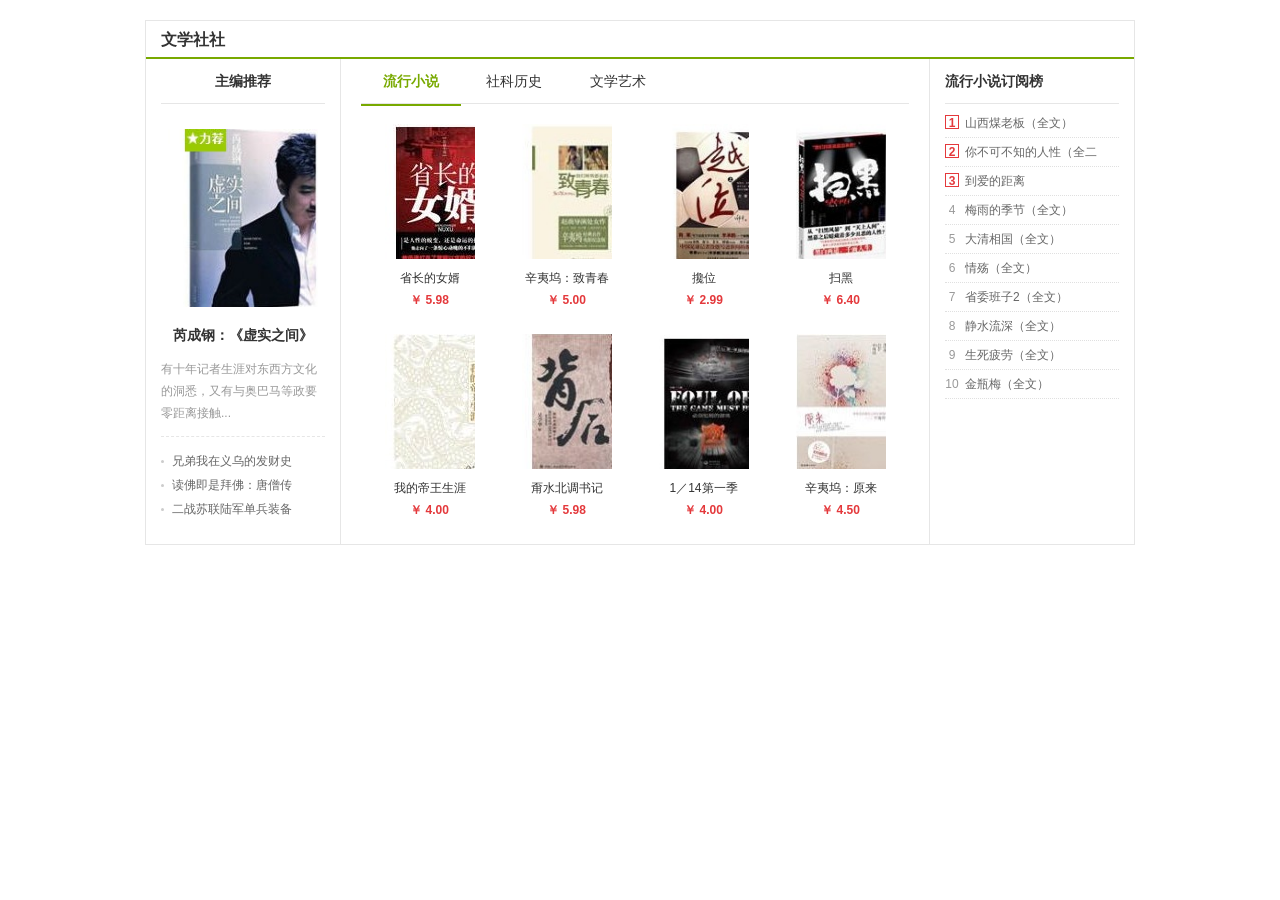
<file: wenxueshe/index.html>
<!DOCTYPE html>
<!-- ============================================================
     文学社社图书模块 —— 1:1 还原练习页面
     作者：张仲涵（zhangzhonghan209）
     说明：所有 CSS 类名、id、JS 变量均以 zzh_ 开头（姓名首字母）
     ============================================================ -->
<html lang="zh-CN">
<head>
    <meta charset="UTF-8">
    <title>文学社社 - 张仲涵 zhangzhonghan209</title>
    <link rel="stylesheet" href="css/zzh_style.css">
</head>
<body>

    <!-- ==================== 文学社社 模块（张仲涵） ==================== -->
    <div class="zzh_module">

        <!-- 模块标题栏 -->
        <div class="zzh_module_title">文学社社</div>

        <div class="zzh_module_body">

            <!-- ============ 左侧：主编推荐（张仲涵） ============ -->
            <div class="zzh_left">
                <div class="zzh_left_head">主编推荐</div>

                <div class="zzh_rec_book">
                    <a href="javascript:;"><img src="images/rec.jpg" alt="虚实之间"></a>
                </div>

                <div class="zzh_rec_name">芮成钢：《虚实之间》</div>

                <p class="zzh_rec_desc">
                    有十年记者生涯对东西方文化的洞悉，又有与奥巴马等政要零距离接触...
                </p>

                <!-- 相关阅读列表 -->
                <ul class="zzh_rec_list">
                    <li>兄弟我在义乌的发财史</li>
                    <li>读佛即是拜佛：唐僧传</li>
                    <li>二战苏联陆军单兵装备</li>
                </ul>
            </div>

            <!-- ============ 中间：选项卡 + 图书列表（张仲涵） ============ -->
            <div class="zzh_center">

                <!-- 选项卡导航 -->
                <ul class="zzh_tab_nav" id="zzh_tab_nav">
                    <li class="zzh_tab_item zzh_active" data-zzh-index="0">流行小说</li>
                    <li class="zzh_tab_item" data-zzh-index="1">社科历史</li>
                    <li class="zzh_tab_item" data-zzh-index="2">文学艺术</li>
                </ul>

                <!-- 面板一：流行小说（张仲涵） -->
                <div class="zzh_panel zzh_show" data-zzh-panel="0">
                    <ul class="zzh_book_grid">
                        <li>
                            <a href="javascript:;"><img src="images/xsb1.jpg" alt="省长的女婿"></a>
                            <div class="zzh_book_name">省长的女婿</div>
                            <div class="zzh_book_price">￥ 5.98</div>
                        </li>
                        <li>
                            <a href="javascript:;"><img src="images/xsb2.jpg" alt="辛夷坞：致青春"></a>
                            <div class="zzh_book_name">辛夷坞：致青春</div>
                            <div class="zzh_book_price">￥ 5.00</div>
                        </li>
                        <li>
                            <a href="javascript:;"><img src="images/xsb3.jpg" alt="攙位"></a>
                            <div class="zzh_book_name">攙位</div>
                            <div class="zzh_book_price">￥ 2.99</div>
                        </li>
                        <li>
                            <a href="javascript:;"><img src="images/xsb4.jpg" alt="扫黑"></a>
                            <div class="zzh_book_name">扫黑</div>
                            <div class="zzh_book_price">￥ 6.40</div>
                        </li>
                        <li>
                            <a href="javascript:;"><img src="images/xsb5.jpg" alt="我的帝王生涯"></a>
                            <div class="zzh_book_name">我的帝王生涯</div>
                            <div class="zzh_book_price">￥ 4.00</div>
                        </li>
                        <li>
                            <a href="javascript:;"><img src="images/xsb6.jpg" alt="甭水北调书记"></a>
                            <div class="zzh_book_name">甭水北调书记</div>
                            <div class="zzh_book_price">￥ 5.98</div>
                        </li>
                        <li>
                            <a href="javascript:;"><img src="images/xsb7.jpg" alt="1／14第一季"></a>
                            <div class="zzh_book_name">1／14第一季</div>
                            <div class="zzh_book_price">￥ 4.00</div>
                        </li>
                        <li>
                            <a href="javascript:;"><img src="images/xsb8.jpg" alt="辛夷坞：原来"></a>
                            <div class="zzh_book_name">辛夷坞：原来</div>
                            <div class="zzh_book_price">￥ 4.50</div>
                        </li>
                    </ul>
                </div>

                <!-- 面板二：社科历史（张仲涵） -->
                <div class="zzh_panel" data-zzh-panel="1">
                    <ul class="zzh_book_grid">
                        <li>
                            <a href="javascript:;"><img src="images/sk1.jpg" alt="奋斗的仕途"></a>
                            <div class="zzh_book_name">奋斗的仕途</div>
                            <div class="zzh_book_price">￥ 3.00</div>
                        </li>
                        <li>
                            <a href="javascript:;"><img src="images/sk2.jpg" alt="历史选择了邓小平"></a>
                            <div class="zzh_book_name">历史选择了邓小平</div>
                            <div class="zzh_book_price">￥ 6.00</div>
                        </li>
                        <li>
                            <a href="javascript:;"><img src="images/sk3.jpg" alt="铁穆看中国文化"></a>
                            <div class="zzh_book_name">铁穆看中国文化</div>
                            <div class="zzh_book_price">￥ 8.00</div>
                        </li>
                        <li>
                            <a href="javascript:;"><img src="images/sk4.jpg" alt="剌杀林肯"></a>
                            <div class="zzh_book_name">剌杀林肯</div>
                            <div class="zzh_book_price">￥ 3.00</div>
                        </li>
                        <li>
                            <a href="javascript:;"><img src="images/sk5.jpg" alt="资本论"></a>
                            <div class="zzh_book_name">资本论</div>
                            <div class="zzh_book_price">￥ 3.00</div>
                        </li>
                        <li>
                            <a href="javascript:;"><img src="images/sk6.jpg" alt="为什么是朱元璋"></a>
                            <div class="zzh_book_name">为什么是朱元璋</div>
                            <div class="zzh_book_price">￥ 4.00</div>
                        </li>
                        <li>
                            <a href="javascript:;"><img src="images/sk7.jpg" alt="阎崇年：大故宫"></a>
                            <div class="zzh_book_name">阎崇年：大故宫</div>
                            <div class="zzh_book_price">￥ 5.00</div>
                        </li>
                        <li>
                            <a href="javascript:;"><img src="images/sk8.jpg" alt="皇后阁历史"></a>
                            <div class="zzh_book_name">皇后阁历史</div>
                            <div class="zzh_book_price">￥ 4.00</div>
                        </li>
                    </ul>
                </div>

                <!-- 面板三：文学艺术（张仲涵） -->
                <div class="zzh_panel" data-zzh-panel="2">
                    <ul class="zzh_book_grid">
                        <li>
                            <a href="javascript:;"><img src="images/wx1.jpg" alt="武昌城"></a>
                            <div class="zzh_book_name">武昌城</div>
                            <div class="zzh_book_price">￥ 4.50</div>
                        </li>
                        <li>
                            <a href="javascript:;"><img src="images/wx2.jpg" alt="贾平凹作品选"></a>
                            <div class="zzh_book_name">贾平凹作品选</div>
                            <div class="zzh_book_price">￥ 3.00</div>
                        </li>
                        <li>
                            <a href="javascript:;"><img src="images/wx3.jpg" alt="最后一个匈奴"></a>
                            <div class="zzh_book_name">最后一个匈奴</div>
                            <div class="zzh_book_price">￥ 4.00</div>
                        </li>
                        <li>
                            <a href="javascript:;"><img src="images/wx4.jpg" alt="岁月与性情"></a>
                            <div class="zzh_book_name">岁月与性情</div>
                            <div class="zzh_book_price">￥ 8.00</div>
                        </li>
                        <li>
                            <a href="javascript:;"><img src="images/wx5.jpg" alt="浮生六记"></a>
                            <div class="zzh_book_name">浮生六记</div>
                            <div class="zzh_book_price">￥ 3.00</div>
                        </li>
                        <li>
                            <a href="javascript:;"><img src="images/wx6.jpg" alt="周国平：宝贝"></a>
                            <div class="zzh_book_name">周国平：宝贝</div>
                            <div class="zzh_book_price">￥ 8.00</div>
                        </li>
                        <li>
                            <a href="javascript:;"><img src="images/wx7.jpg" alt="岳飞传"></a>
                            <div class="zzh_book_name">岳飞传</div>
                            <div class="zzh_book_price">￥ 3.00</div>
                        </li>
                        <li>
                            <a href="javascript:;"><img src="images/wx8.jpg" alt="敦哈拉的眼泪"></a>
                            <div class="zzh_book_name">敦哈拉的眼泪</div>
                            <div class="zzh_book_price">￥ 5.96</div>
                        </li>
                    </ul>
                </div>
            </div>

            <!-- ============ 右侧：订阅榜（张仲涵） ============ -->
            <div class="zzh_right">

                <!-- 榜单一：流行小说订阅榜 -->
                <div class="zzh_rank zzh_show" data-zzh-rank="0">
                    <div class="zzh_rank_head">流行小说订阅榜</div>
                    <ul class="zzh_rank_list">
                        <li class="zzh_top"><span class="zzh_num">1</span>山西煤老板（全文）</li>
                        <li class="zzh_top"><span class="zzh_num">2</span>你不可不知的人性（全二</li>
                        <li class="zzh_top"><span class="zzh_num">3</span>到爱的距离</li>
                        <li><span class="zzh_num">4</span>梅雨的季节（全文）</li>
                        <li><span class="zzh_num">5</span>大清相国（全文）</li>
                        <li><span class="zzh_num">6</span>情殇（全文）</li>
                        <li><span class="zzh_num">7</span>省委班子2（全文）</li>
                        <li><span class="zzh_num">8</span>静水流深（全文）</li>
                        <li><span class="zzh_num">9</span>生死疲劳（全文）</li>
                        <li><span class="zzh_num">10</span>金瓶梅（全文）</li>
                    </ul>
                </div>

                <!-- 榜单二：社科历史订阅榜 -->
                <div class="zzh_rank" data-zzh-rank="1">
                    <div class="zzh_rank_head">社科历史订阅榜</div>
                    <ul class="zzh_rank_list">
                        <li class="zzh_top"><span class="zzh_num">1</span>博弈与社会（全文）</li>
                        <li class="zzh_top"><span class="zzh_num">2</span>激荡三十年:中国企业</li>
                        <li class="zzh_top"><span class="zzh_num">3</span>我承认我不曾经历桑</li>
                        <li><span class="zzh_num">4</span>吴敬琏传（全文）</li>
                        <li><span class="zzh_num">5</span>世界因你不同:李开复自传</li>
                        <li><span class="zzh_num">6</span>我们台湾这些年（全文）</li>
                        <li><span class="zzh_num">7</span>课本上不说的历史</li>
                        <li><span class="zzh_num">8</span>重口味心理学（提升日常行</li>
                        <li><span class="zzh_num">9</span>微表情心理学（最流亢、最</li>
                        <li><span class="zzh_num">10</span>法冠冠军李娜自传：独自上</li>
                    </ul>
                </div>

                <!-- 榜单三：文学艺术订阅榜 -->
                <div class="zzh_rank" data-zzh-rank="2">
                    <div class="zzh_rank_head">文学艺术订阅榜</div>
                    <ul class="zzh_rank_list">
                        <li class="zzh_top"><span class="zzh_num">1</span>2012诺贝尔文学奖得主莫言</li>
                        <li class="zzh_top"><span class="zzh_num">2</span>变：2012诺贝尔文学奖得</li>
                        <li class="zzh_top"><span class="zzh_num">3</span>莫离：2013诺贝尔文学奖得</li>
                        <li><span class="zzh_num">4</span>青春（韩寒2011最新作品）</li>
                        <li><span class="zzh_num">5</span>教你幽默到心田</li>
                        <li><span class="zzh_num">6</span>宝贝：宝贝</li>
                        <li><span class="zzh_num">7</span>白魔隐——白粉仔的十二年</li>
                        <li><span class="zzh_num">8</span>中国式关系（全文）</li>
                        <li><span class="zzh_num">9</span>于丹：重温最美古诗词（17</li>
                        <li><span class="zzh_num">10</span>妞妞：一个父亲的札记</li>
                    </ul>
                </div>
            </div>

        </div>
    </div>

    <!-- 引入 JS：选项卡切换逻辑（张仲涵） -->
    <script src="js/zzh_main.js"></script>
</body>
</html>
</file>
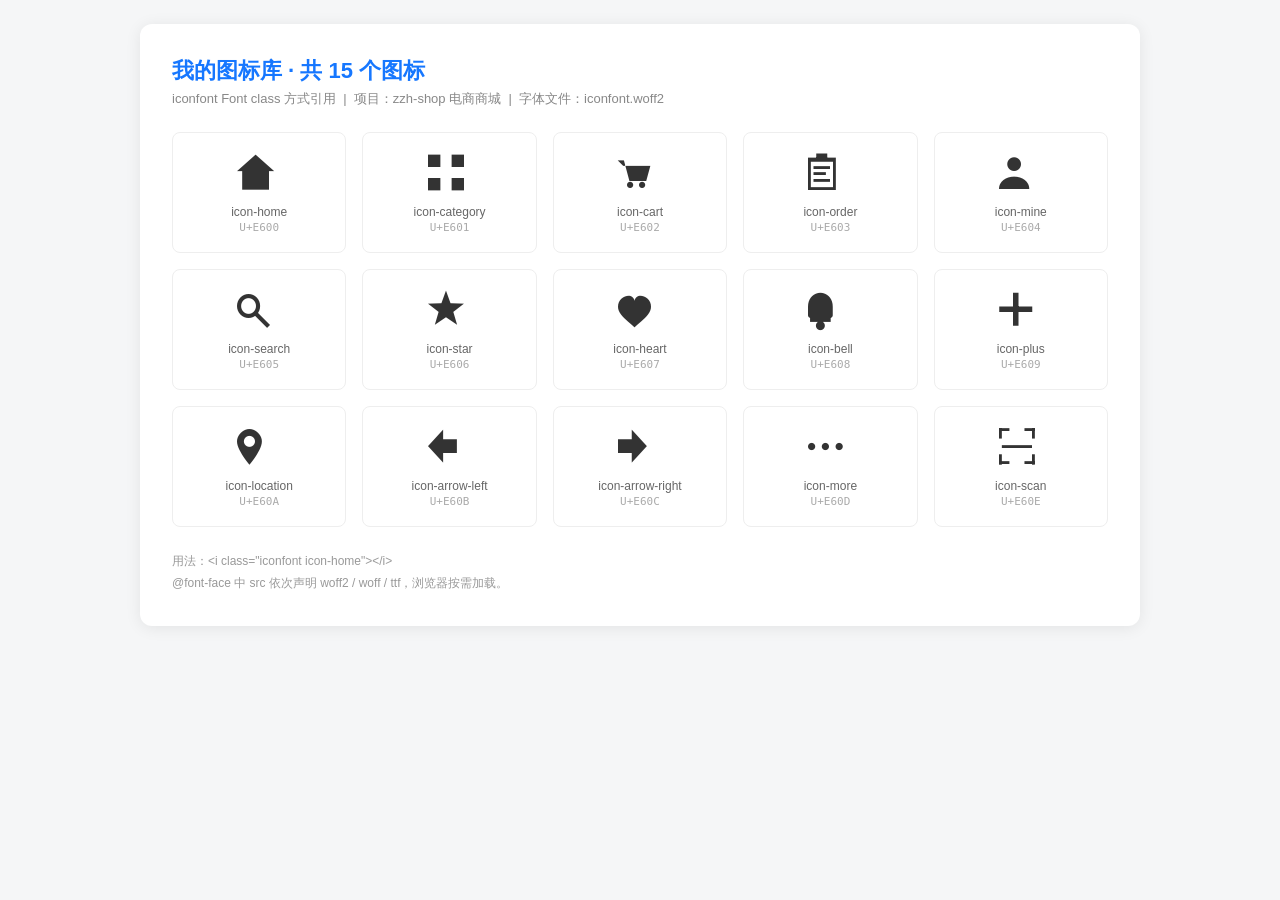
<file: iconlib.html>
<!DOCTYPE html>
<html lang="zh-CN">
<head>
<meta charset="UTF-8">
<title>我的图标库 - iconfont 字体图标</title>
<link rel="stylesheet" href="css/iconfont.css">
<style>
  *{margin:0;padding:0;box-sizing:border-box}
  body{font-family:"Microsoft YaHei",sans-serif;background:#f5f6f7;color:#333;padding:24px}
  .wrap{max-width:1000px;margin:0 auto;background:#fff;border-radius:12px;padding:32px;box-shadow:0 2px 16px rgba(0,0,0,.08)}
  h1{font-size:22px;color:#1677ff;margin-bottom:4px}
  .sub{font-size:13px;color:#888;margin-bottom:24px}
  .grid{display:grid;grid-template-columns:repeat(5,1fr);gap:16px}
  .item{border:1px solid #eee;border-radius:8px;padding:18px 8px;text-align:center;transition:.2s}
  .item:hover{border-color:#1677ff;box-shadow:0 4px 12px rgba(22,119,255,.15)}
  .item i{font-size:44px;color:#333;line-height:1}
  .name{font-size:12px;color:#666;margin-top:10px}
  .code{font-size:11px;color:#aaa;margin-top:2px;font-family:Consolas,monospace}
  .tip{margin-top:24px;font-size:12px;color:#999;line-height:1.8}
</style>
</head>
<body>
<div class="wrap">
  <h1>我的图标库 · 共 15 个图标</h1>
  <div class="sub">iconfont Font class 方式引用 &nbsp;|&nbsp; 项目：zzh-shop 电商商城 &nbsp;|&nbsp; 字体文件：iconfont.woff2</div>
  <div class="grid">
    <div class="item"><i class="iconfont icon-home"></i><div class="name">icon-home</div><div class="code">U+E600</div></div>
    <div class="item"><i class="iconfont icon-category"></i><div class="name">icon-category</div><div class="code">U+E601</div></div>
    <div class="item"><i class="iconfont icon-cart"></i><div class="name">icon-cart</div><div class="code">U+E602</div></div>
    <div class="item"><i class="iconfont icon-order"></i><div class="name">icon-order</div><div class="code">U+E603</div></div>
    <div class="item"><i class="iconfont icon-mine"></i><div class="name">icon-mine</div><div class="code">U+E604</div></div>
    <div class="item"><i class="iconfont icon-search"></i><div class="name">icon-search</div><div class="code">U+E605</div></div>
    <div class="item"><i class="iconfont icon-star"></i><div class="name">icon-star</div><div class="code">U+E606</div></div>
    <div class="item"><i class="iconfont icon-heart"></i><div class="name">icon-heart</div><div class="code">U+E607</div></div>
    <div class="item"><i class="iconfont icon-bell"></i><div class="name">icon-bell</div><div class="code">U+E608</div></div>
    <div class="item"><i class="iconfont icon-plus"></i><div class="name">icon-plus</div><div class="code">U+E609</div></div>
    <div class="item"><i class="iconfont icon-location"></i><div class="name">icon-location</div><div class="code">U+E60A</div></div>
    <div class="item"><i class="iconfont icon-arrow-left"></i><div class="name">icon-arrow-left</div><div class="code">U+E60B</div></div>
    <div class="item"><i class="iconfont icon-arrow-right"></i><div class="name">icon-arrow-right</div><div class="code">U+E60C</div></div>
    <div class="item"><i class="iconfont icon-more"></i><div class="name">icon-more</div><div class="code">U+E60D</div></div>
    <div class="item"><i class="iconfont icon-scan"></i><div class="name">icon-scan</div><div class="code">U+E60E</div></div>
  </div>
  <div class="tip">
    用法：&lt;i class="iconfont icon-home"&gt;&lt;/i&gt;<br>
    @font-face 中 src 依次声明 woff2 / woff / ttf，浏览器按需加载。
  </div>
</div>
</body>
</html>
</file>
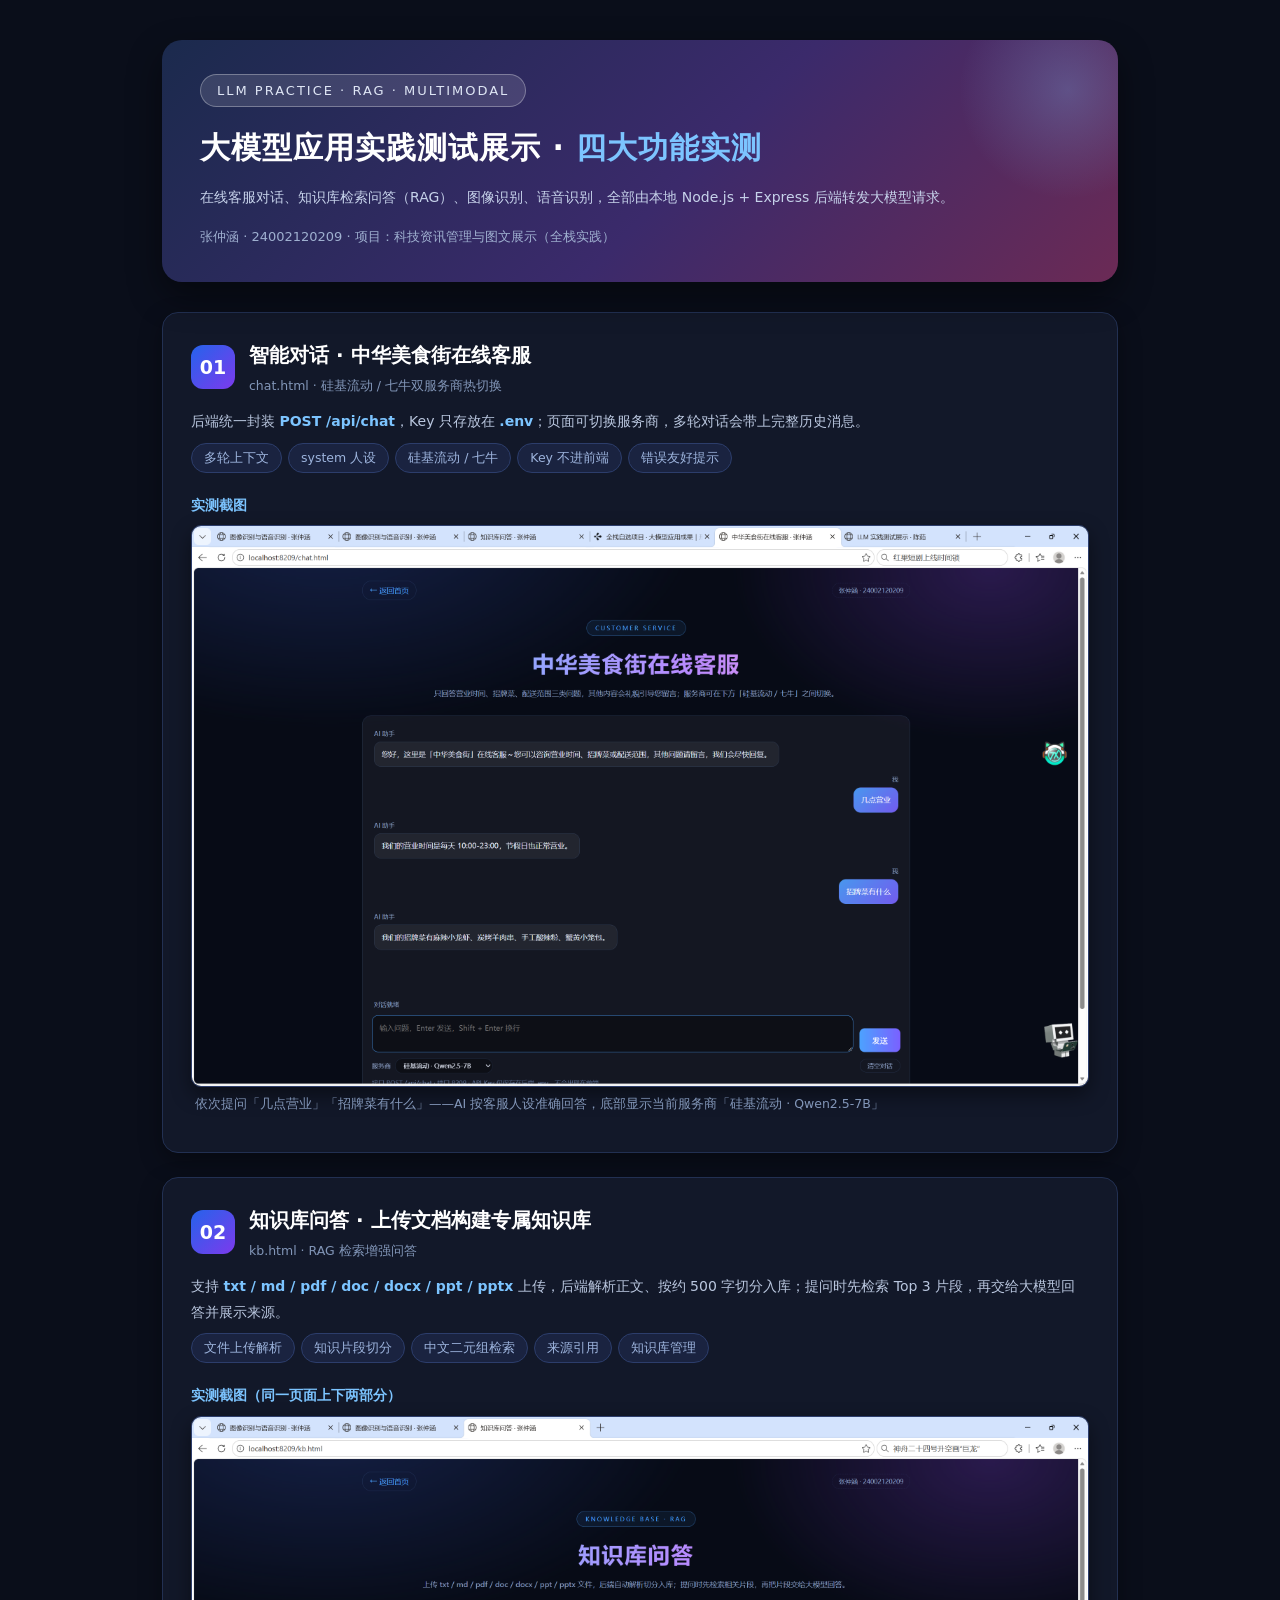
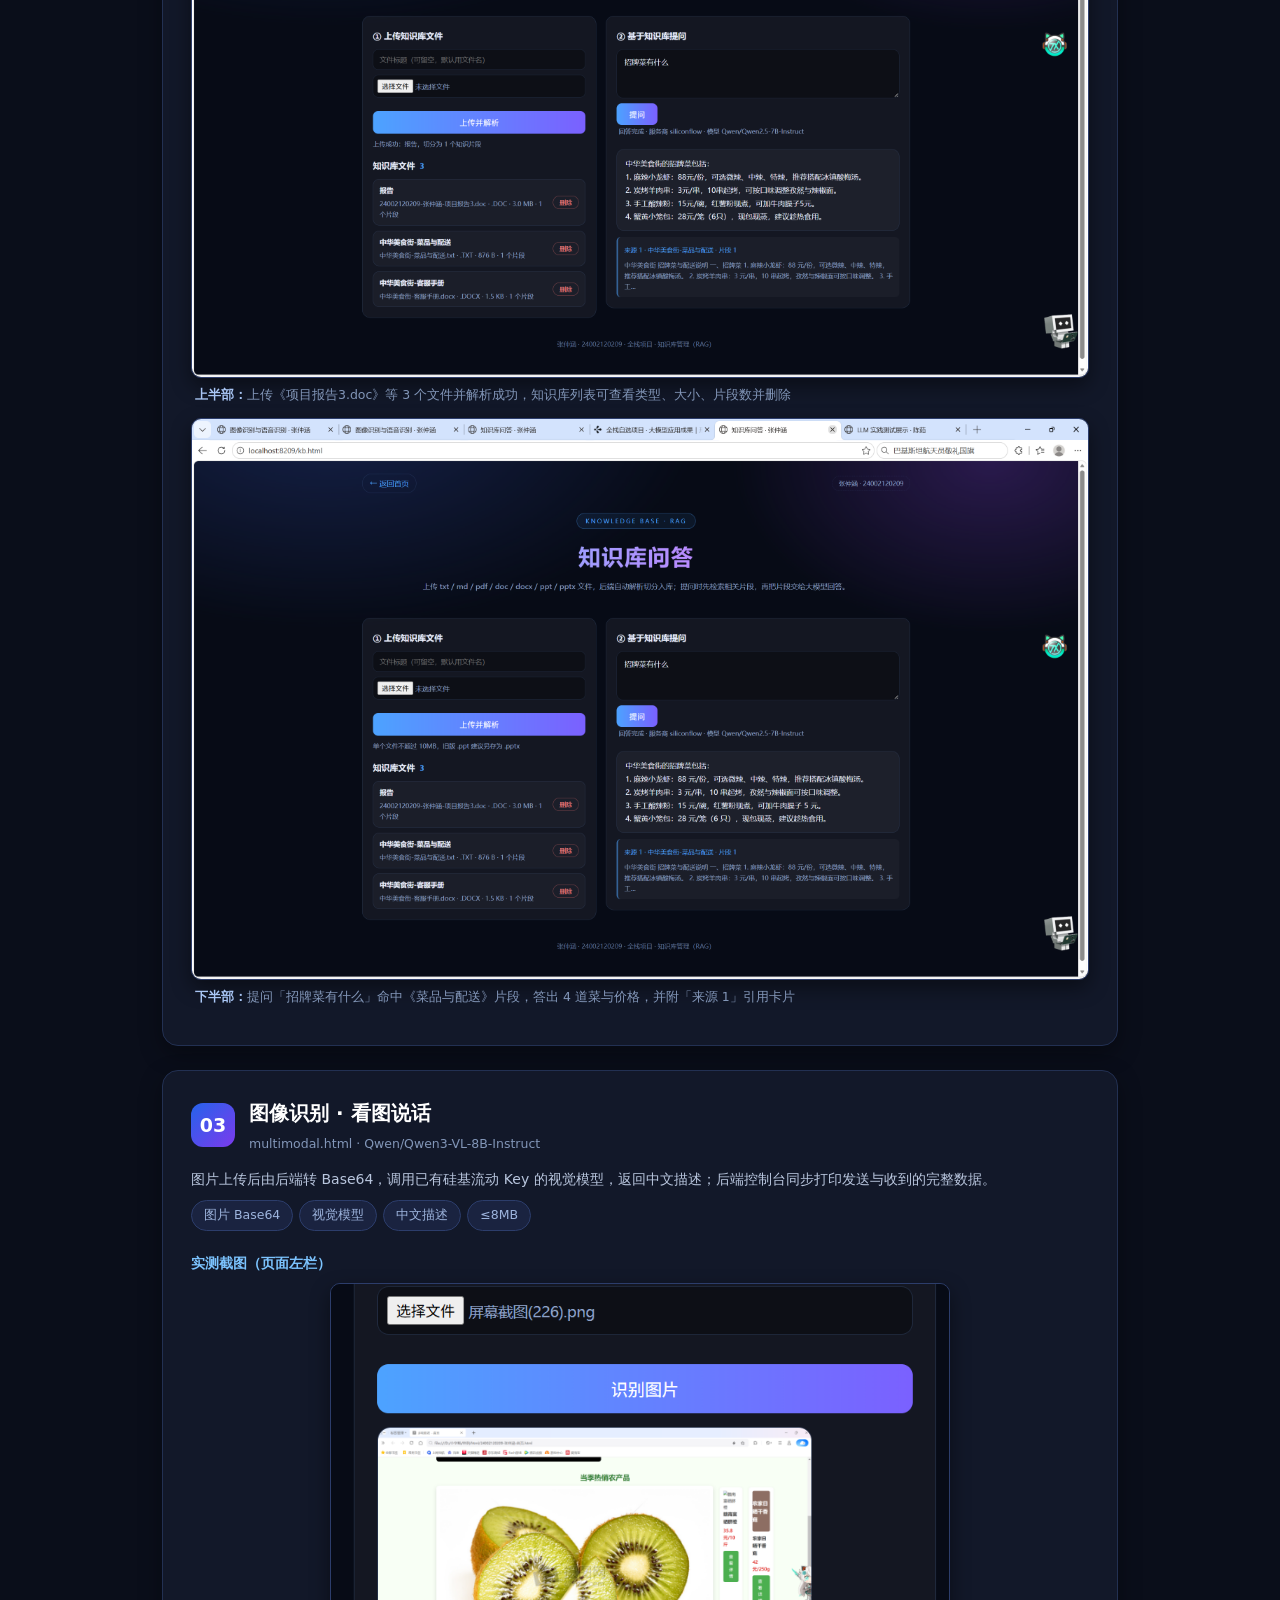
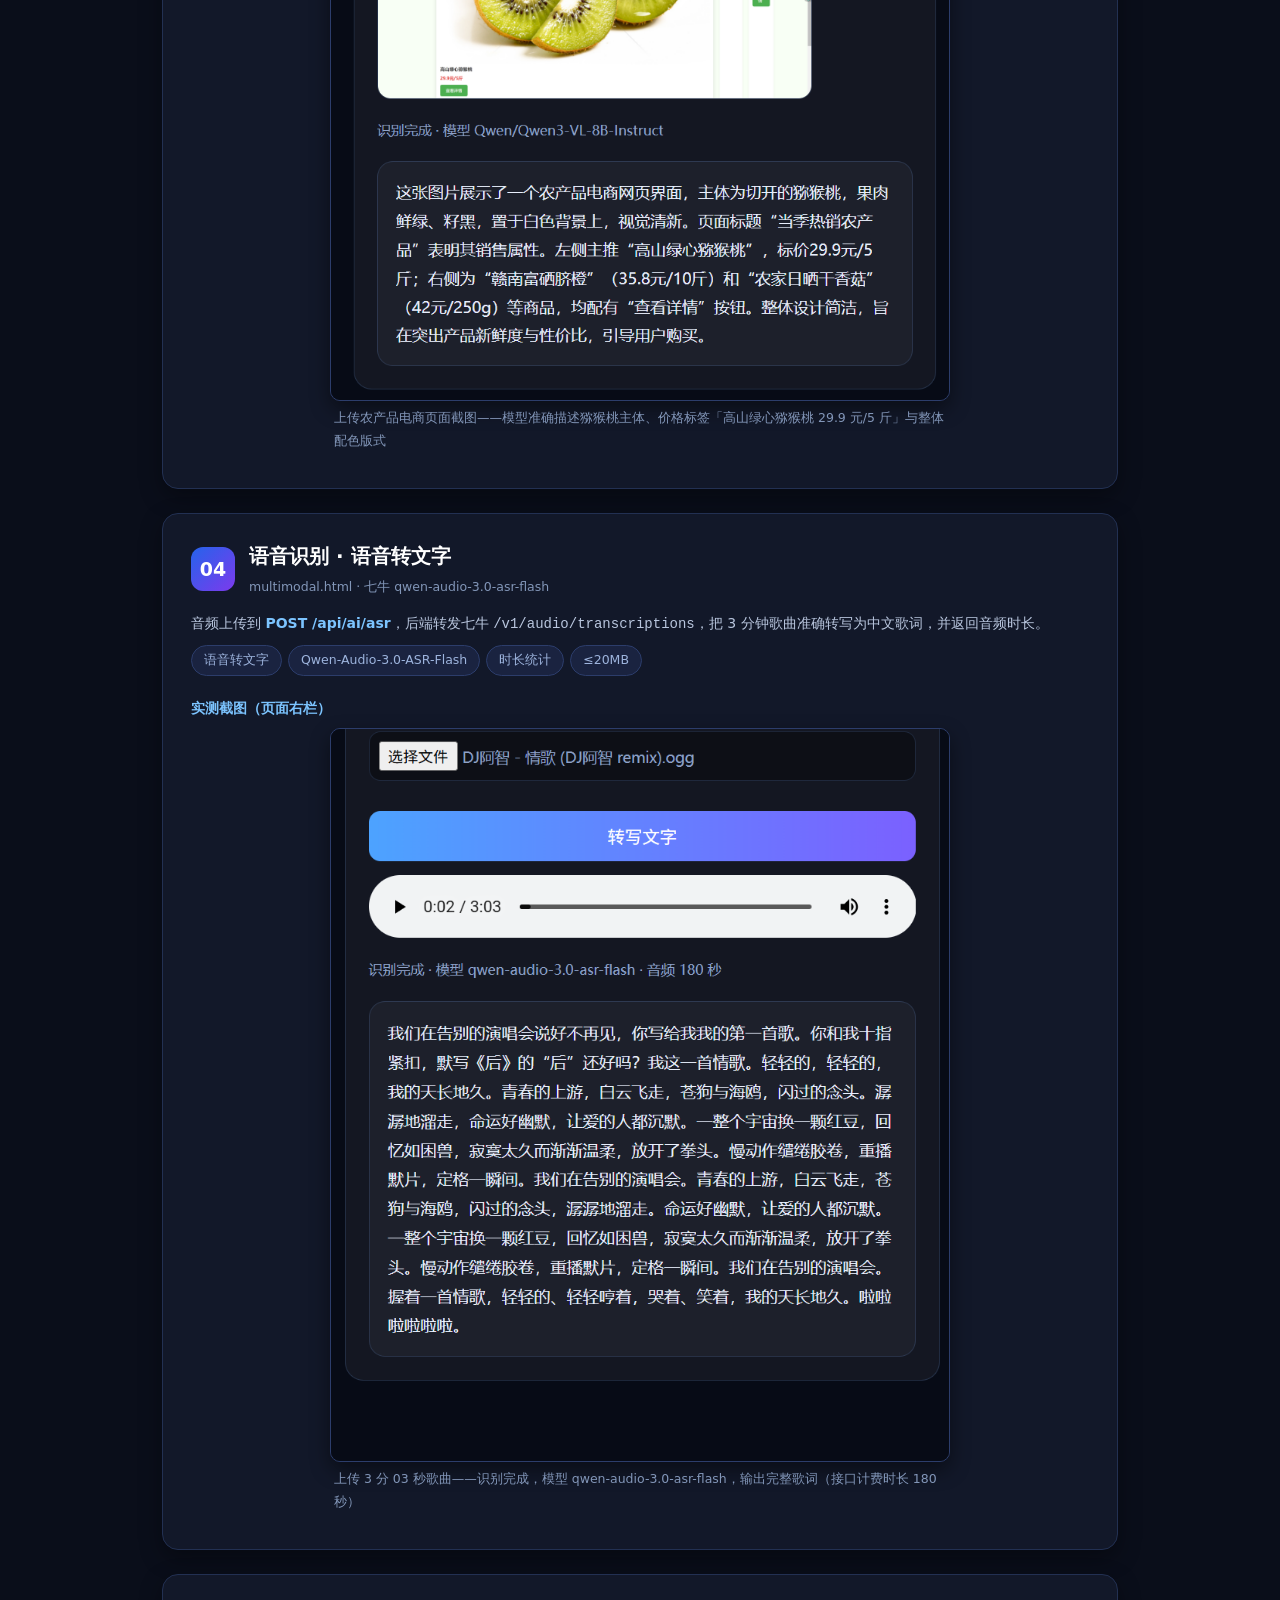
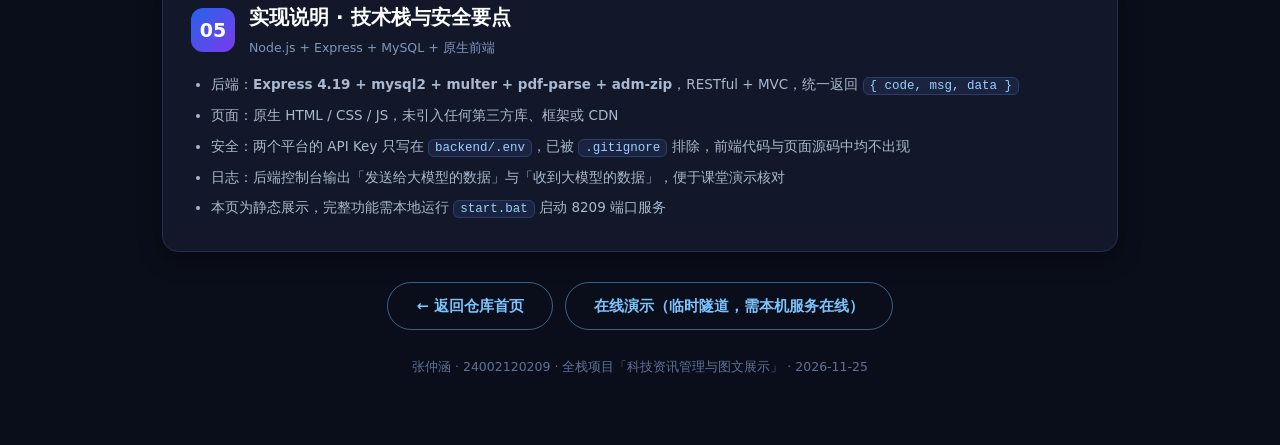
<file: llm-practice.html>
<!DOCTYPE html>
<!--
  姓名：张仲涵
  学号：24002120209
  建立时间：2026-11-25
  使用模型：DeepSeek-V4.1-Flash
  功能名称：LLM 实践测试展示页——在线客服 / 知识库问答 / 图像识别 / 语音识别 四大板块与实测截图
-->
<html lang="zh-CN">
<head>
<meta charset="UTF-8">
<meta name="viewport" content="width=device-width, initial-scale=1.0">
<title>LLM 实践测试展示 · 张仲涵</title>
<style>
  /* 全局：深色科技风 */
  * { margin: 0; padding: 0; box-sizing: border-box; }
  body {
    font-family: "Microsoft YaHei", "PingFang SC", system-ui, sans-serif;
    background: #0a0e1a; color: #dfe6f5; line-height: 1.8;
  }
  .wy_wrap_page { max-width: 1000px; margin: 0 auto; padding: 40px 22px 70px; }

  /* 页头 */
  .wy_head {
    background: linear-gradient(135deg, #1b2a4d 0%, #3b2a6b 55%, #6b2a55 100%);
    border-radius: 20px; padding: 34px 38px; margin-bottom: 30px;
    box-shadow: 0 14px 34px rgba(0, 0, 0, .45); position: relative; overflow: hidden;
  }
  .wy_head::after {
    content: ""; position: absolute; right: -60px; top: -60px;
    width: 220px; height: 220px; border-radius: 50%;
    background: radial-gradient(circle, rgba(124, 196, 255, .25), transparent 70%);
  }
  .wy_head .wy_tag {
    display: inline-block; background: rgba(255, 255, 255, .12);
    border: 1px solid rgba(255, 255, 255, .3); border-radius: 999px;
    padding: 4px 16px; font-size: 13px; letter-spacing: 2px; margin-bottom: 14px;
  }
  .wy_head h1 { font-size: 30px; letter-spacing: 1px; color: #fff; }
  .wy_head h1 b { color: #7cc4ff; }
  .wy_head p { margin-top: 10px; font-size: 14px; color: #c6d2ea; }
  .wy_head .wy_meta { margin-top: 14px; font-size: 13px; color: #9fb0d0; }

  /* 功能板块卡片 */
  .wy_sec {
    background: #121829; border: 1px solid #223052; border-radius: 16px;
    padding: 24px 28px; margin-bottom: 24px; box-shadow: 0 8px 22px rgba(0, 0, 0, .35);
  }
  .wy_sec-head { display: flex; align-items: center; gap: 14px; margin-bottom: 12px; }
  .wy_sec-head .wy_no {
    flex: none; width: 44px; height: 44px; border-radius: 12px;
    background: linear-gradient(135deg, #2563eb, #7c3aed); color: #fff;
    font-size: 19px; font-weight: bold; display: flex; align-items: center; justify-content: center;
  }
  .wy_sec-head h2 { font-size: 20px; color: #fff; }
  .wy_sec-head small { display: block; font-weight: normal; color: #8296b8; font-size: 12.5px; margin-top: 2px; }
  .wy_desc { font-size: 14px; color: #b9c6de; margin-bottom: 8px; }
  .wy_desc b { color: #7cc4ff; }

  /* 能力标签 */
  .wy_dims { margin-bottom: 14px; }
  .wy_dims i {
    font-style: normal; display: inline-block; font-size: 12.5px; color: #9db4dd;
    background: #1a2340; border: 1px solid #2c3d6b; border-radius: 999px;
    padding: 3px 12px; margin: 0 6px 6px 0;
  }

  /* 截图块 */
  .wy_shot { margin-top: 14px; }
  .wy_shot-title { font-size: 13.5px; color: #7cc4ff; font-weight: bold; margin-bottom: 8px; }
  .wy_shot figure { margin: 0 0 12px; }
  .wy_shot img {
    width: 100%; display: block; border: 1px solid #2c3d6b;
    border-radius: 10px; box-shadow: 0 8px 20px rgba(0, 0, 0, .45);
  }
  .wy_shot figure.wy_narrow { max-width: 620px; margin-left: auto; margin-right: auto; }
  .wy_shot figcaption { font-size: 12.5px; color: #8296b8; margin-top: 6px; padding-left: 4px; }
  .wy_shot figcaption b { color: #a9c6f5; }

  /* 实现说明 */
  .wy_note { font-size: 13.5px; color: #aab8d2; }
  .wy_note li { margin-left: 20px; margin-bottom: 6px; }
  .wy_note code {
    background: #1a2340; border: 1px solid #2c3d6b; border-radius: 6px;
    padding: 1px 6px; font-size: 12.5px; color: #9cd0ff;
  }

  /* 底部链接 */
  .wy_back { text-align: center; margin-top: 30px; display: flex; gap: 12px; justify-content: center; flex-wrap: wrap; }
  .wy_back a {
    display: inline-block; text-decoration: none; color: #7cc4ff; font-size: 14.5px;
    font-weight: bold; border: 1px solid rgba(124, 196, 255, .45);
    border-radius: 999px; padding: 10px 28px; transition: background .2s;
  }
  .wy_back a:hover { background: rgba(124, 196, 255, .12); }
  .wy_foot { text-align: center; color: #5f7196; font-size: 12.5px; margin-top: 26px; }

  @media (max-width: 640px) {
    .wy_head { padding: 26px 22px; }
    .wy_head h1 { font-size: 23px; }
    .wy_sec { padding: 20px 18px; }
    .wy_sec-head h2 { font-size: 17px; }
  }
</style>
</head>
<body>
<div class="wy_wrap_page">

  <header class="wy_head">
    <span class="wy_tag">LLM PRACTICE · RAG · MULTIMODAL</span>
    <h1>大模型应用实践测试展示 · <b>四大功能实测</b></h1>
    <p>在线客服对话、知识库检索问答（RAG）、图像识别、语音识别，全部由本地 Node.js + Express 后端转发大模型请求。</p>
    <p class="wy_meta">张仲涵 · 24002120209 · 项目：科技资讯管理与图文展示（全栈实践）</p>
  </header>

  <!-- 1. 在线客服 -->
  <section class="wy_sec">
    <div class="wy_sec-head">
      <div class="wy_no">01</div>
      <div>
        <h2>智能对话 · 中华美食街在线客服<small>chat.html · 硅基流动 / 七牛双服务商热切换</small></h2>
      </div>
    </div>
    <p class="wy_desc">后端统一封装 <b>POST /api/chat</b>，Key 只存放在 <b>.env</b>；页面可切换服务商，多轮对话会带上完整历史消息。</p>
    <div class="wy_dims">
      <i>多轮上下文</i><i>system 人设</i><i>硅基流动 / 七牛</i><i>Key 不进前端</i><i>错误友好提示</i>
    </div>
    <div class="wy_shot">
      <div class="wy_shot-title">实测截图</div>
      <figure>
        <img src="llm-imgs/chat.png" alt="中华美食街在线客服实测：营业时间与招牌菜问答">
        <figcaption>依次提问「几点营业」「招牌菜有什么」——AI 按客服人设准确回答，底部显示当前服务商「硅基流动 · Qwen2.5-7B」</figcaption>
      </figure>
    </div>
  </section>

  <!-- 2. 知识库问答 -->
  <section class="wy_sec">
    <div class="wy_sec-head">
      <div class="wy_no">02</div>
      <div>
        <h2>知识库问答 · 上传文档构建专属知识库<small>kb.html · RAG 检索增强问答</small></h2>
      </div>
    </div>
    <p class="wy_desc">支持 <b>txt / md / pdf / doc / docx / ppt / pptx</b> 上传，后端解析正文、按约 500 字切分入库；提问时先检索 Top 3 片段，再交给大模型回答并展示来源。</p>
    <div class="wy_dims">
      <i>文件上传解析</i><i>知识片段切分</i><i>中文二元组检索</i><i>来源引用</i><i>知识库管理</i>
    </div>
    <div class="wy_shot">
      <div class="wy_shot-title">实测截图（同一页面上下两部分）</div>
      <figure>
        <img src="llm-imgs/kb1.png" alt="知识库问答上半部：上传解析与知识库管理">
        <figcaption><b>上半部：</b>上传《项目报告3.doc》等 3 个文件并解析成功，知识库列表可查看类型、大小、片段数并删除</figcaption>
      </figure>
      <figure>
        <img src="llm-imgs/kb2.png" alt="知识库问答下半部：提问命中知识片段">
        <figcaption><b>下半部：</b>提问「招牌菜有什么」命中《菜品与配送》片段，答出 4 道菜与价格，并附「来源 1」引用卡片</figcaption>
      </figure>
    </div>
  </section>

  <!-- 3. 图像识别 -->
  <section class="wy_sec">
    <div class="wy_sec-head">
      <div class="wy_no">03</div>
      <div>
        <h2>图像识别 · 看图说话<small>multimodal.html · Qwen/Qwen3-VL-8B-Instruct</small></h2>
      </div>
    </div>
    <p class="wy_desc">图片上传后由后端转 Base64，调用已有硅基流动 Key 的视觉模型，返回中文描述；后端控制台同步打印发送与收到的完整数据。</p>
    <div class="wy_dims">
      <i>图片 Base64</i><i>视觉模型</i><i>中文描述</i><i>≤8MB</i>
    </div>
    <div class="wy_shot">
      <div class="wy_shot-title">实测截图（页面左栏）</div>
      <figure class="wy_narrow">
        <img src="llm-imgs/vision.png" alt="图像识别实测：农产品电商页面描述">
        <figcaption>上传农产品电商页面截图——模型准确描述猕猴桃主体、价格标签「高山绿心猕猴桃 29.9 元/5 斤」与整体配色版式</figcaption>
      </figure>
    </div>
  </section>

  <!-- 4. 语音识别 -->
  <section class="wy_sec">
    <div class="wy_sec-head">
      <div class="wy_no">04</div>
      <div>
        <h2>语音识别 · 语音转文字<small>multimodal.html · 七牛 qwen-audio-3.0-asr-flash</small></h2>
      </div>
    </div>
    <p class="wy_desc">音频上传到 <b>POST /api/ai/asr</b>，后端转发七牛 <code>/v1/audio/transcriptions</code>，把 3 分钟歌曲准确转写为中文歌词，并返回音频时长。</p>
    <div class="wy_dims">
      <i>语音转文字</i><i>Qwen-Audio-3.0-ASR-Flash</i><i>时长统计</i><i>≤20MB</i>
    </div>
    <div class="wy_shot">
      <div class="wy_shot-title">实测截图（页面右栏）</div>
      <figure class="wy_narrow">
        <img src="llm-imgs/asr.png" alt="语音识别实测：歌曲转写文字">
        <figcaption>上传 3 分 03 秒歌曲——识别完成，模型 qwen-audio-3.0-asr-flash，输出完整歌词（接口计费时长 180 秒）</figcaption>
      </figure>
    </div>
  </section>

  <!-- 实现说明 -->
  <section class="wy_sec">
    <div class="wy_sec-head">
      <div class="wy_no">05</div>
      <div>
        <h2>实现说明 · 技术栈与安全要点<small>Node.js + Express + MySQL + 原生前端</small></h2>
      </div>
    </div>
    <ul class="wy_note">
      <li>后端：<b>Express 4.19 + mysql2 + multer + pdf-parse + adm-zip</b>，RESTful + MVC，统一返回 <code>{ code, msg, data }</code></li>
      <li>页面：原生 HTML / CSS / JS，未引入任何第三方库、框架或 CDN</li>
      <li>安全：两个平台的 API Key 只写在 <code>backend/.env</code>，已被 <code>.gitignore</code> 排除，前端代码与页面源码中均不出现</li>
      <li>日志：后端控制台输出「发送给大模型的数据」与「收到大模型的数据」，便于课堂演示核对</li>
      <li>本页为静态展示，完整功能需本地运行 <code>start.bat</code> 启动 8209 端口服务</li>
    </ul>
  </section>

  <div class="wy_back">
    <a href="index.html">← 返回仓库首页</a>
    <a href="https://cad-interview-might-diabetes.trycloudflare.com/" target="_blank" rel="noopener">在线演示（临时隧道，需本机服务在线）</a>
  </div>

  <p class="wy_foot">张仲涵 · 24002120209 · 全栈项目「科技资讯管理与图文展示」 · 2026-11-25</p>
</div>
</body>
</html>
</file>
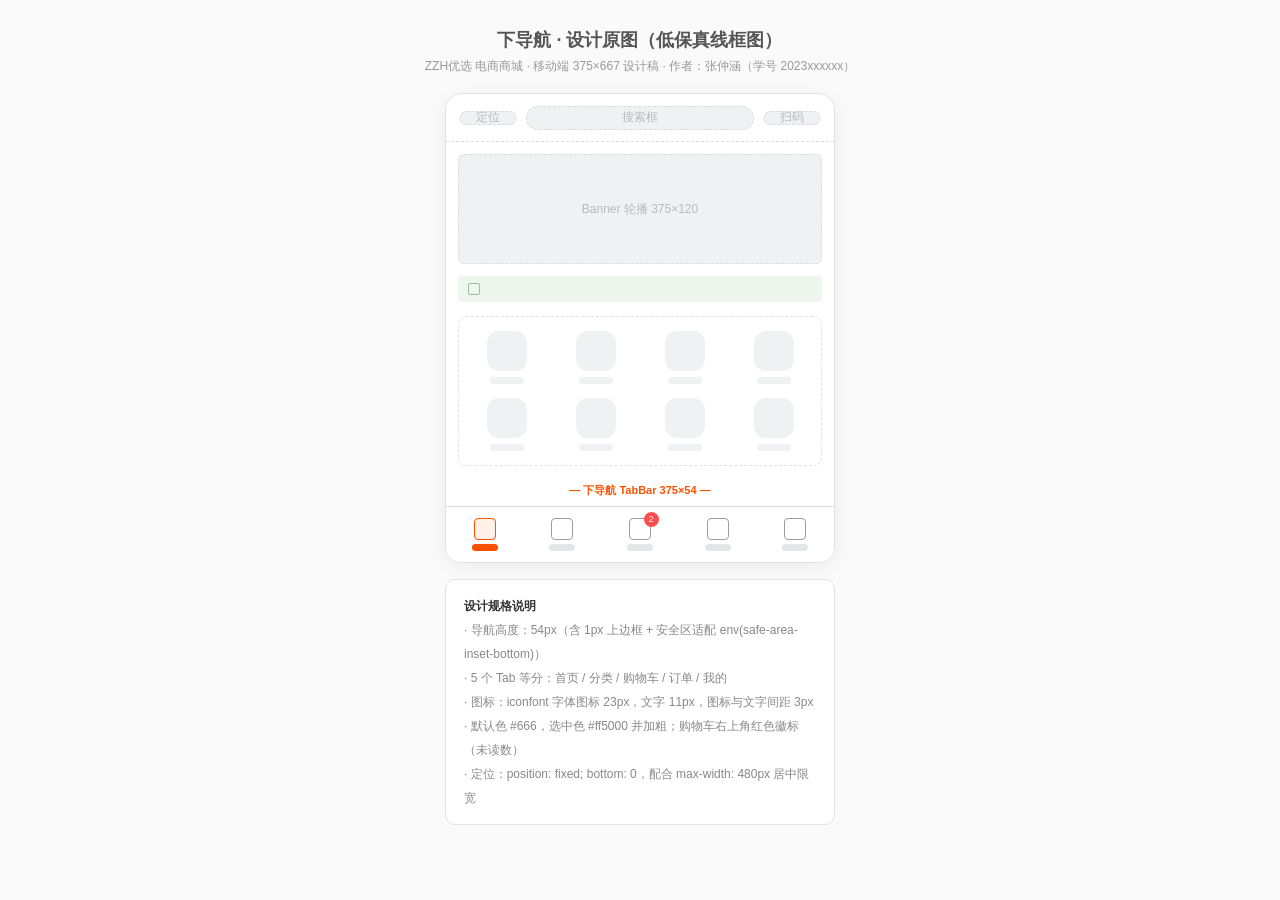
<file: wireframe.html>
<!DOCTYPE html>
<html lang="zh-CN">
<head>
<meta charset="UTF-8">
<title>下导航 · 设计原图（线框图）</title>
<style>
  *{margin:0;padding:0;box-sizing:border-box}
  body{font-family:"Microsoft YaHei",sans-serif;background:#fafafa;color:#555;padding:28px}
  .canvas{width:390px;margin:0 auto;background:#fff;border:1px solid #e2e2e2;border-radius:16px;overflow:hidden;box-shadow:0 4px 20px rgba(0,0,0,.06)}
  .ph{background:#f0f1f3;border-radius:6px;display:flex;align-items:center;justify-content:center;color:#b6b9be;font-size:12px}
  .hd{height:48px;border-bottom:1px dashed #d9dbde;display:flex;align-items:center;gap:10px;padding:0 14px}
  .hd .c{width:56px;height:14px}
  .hd .s{flex:1;height:24px;border-radius:12px}
  .bn{height:110px;margin:12px}
  .nt{height:26px;margin:0 12px;border-radius:4px;background:#eef7ee;display:flex;align-items:center;padding:0 10px;gap:8px}
  .nt .i{width:12px;height:12px;border:1.5px solid #9bbf9b;border-radius:2px}
  .nt .t{flex:1;height:8px;border-radius:4px}
  .gd{display:grid;grid-template-columns:repeat(4,1fr);gap:14px 6px;margin:14px 12px;padding:14px 6px;border:1px dashed #e2e2e2;border-radius:8px}
  .gd .it{text-align:center}
  .gd .it .ic{width:40px;height:40px;border-radius:12px;margin:0 auto;background:#f0f1f3}
  .gd .it .tx{width:34px;height:7px;margin:6px auto 0;border-radius:4px;background:#f0f1f3}
  .nav{height:56px;border-top:1.5px solid #d9dbde;display:flex;background:#fff}
  .nav .n{flex:1;display:flex;flex-direction:column;align-items:center;justify-content:center;gap:4px;position:relative}
  .nav .n .ic{width:22px;height:22px;border:1.5px solid #9a9da3;border-radius:4px}
  .nav .n .tx{width:26px;height:7px;border-radius:4px;background:#e3e5e8}
  .nav .n.on .ic{border-color:#ff5000;background:#fff0e8}
  .nav .n.on .tx{background:#ff5000}
  .nav .n .bd{position:absolute;top:5px;right:26%;min-width:15px;height:15px;border-radius:8px;background:#ff4d4f;color:#fff;font-size:9px;line-height:15px;text-align:center}
  .ann{font-size:11px;color:#ff5000;font-weight:600}
  .spec{width:390px;margin:16px auto 0;font-size:12px;color:#888;line-height:2;background:#fff;border:1px solid #e2e2e2;border-radius:10px;padding:14px 18px}
  .spec b{color:#333}
  h1{font-size:18px;text-align:center;margin-bottom:6px}
  .sub{text-align:center;font-size:12px;color:#999;margin-bottom:18px}
</style>
</head>
<body>
  <h1>下导航 · 设计原图（低保真线框图）</h1>
  <div class="sub">ZZH优选 电商商城 · 移动端 375×667 设计稿 · 作者：张仲涵（学号 2023xxxxxx）</div>

  <div class="canvas">
    <div class="hd">
      <div class="ph c" style="border:1px dashed #d9dbde">定位</div>
      <div class="ph s" style="border:1px dashed #d9dbde">搜索框</div>
      <div class="ph c" style="border:1px dashed #d9dbde">扫码</div>
    </div>
    <div class="ph bn" style="border:1px dashed #d9dbde">Banner 轮播 375×120</div>
    <div class="nt"><span class="i"></span><span class="t"></span><span class="t" style="flex:.4"></span></div>
    <div class="gd">
      <div class="it"><div class="ic"></div><div class="tx"></div></div>
      <div class="it"><div class="ic"></div><div class="tx"></div></div>
      <div class="it"><div class="ic"></div><div class="tx"></div></div>
      <div class="it"><div class="ic"></div><div class="tx"></div></div>
      <div class="it"><div class="ic"></div><div class="tx"></div></div>
      <div class="it"><div class="ic"></div><div class="tx"></div></div>
      <div class="it"><div class="ic"></div><div class="tx"></div></div>
      <div class="it"><div class="ic"></div><div class="tx"></div></div>
    </div>
    <div style="text-align:center;margin:4px 0 8px"><span class="ann">— 下导航 TabBar 375×54 —</span></div>
    <div class="nav">
      <div class="n on"><div class="ic"></div><div class="tx"></div></div>
      <div class="n"><div class="ic"></div><div class="tx"></div></div>
      <div class="n"><div class="ic"></div><div class="tx"></div><span class="bd">2</span></div>
      <div class="n"><div class="ic"></div><div class="tx"></div></div>
      <div class="n"><div class="ic"></div><div class="tx"></div></div>
    </div>
  </div>

  <div class="spec">
    <b>设计规格说明</b><br>
    · 导航高度：54px（含 1px 上边框 + 安全区适配 env(safe-area-inset-bottom)）<br>
    · 5 个 Tab 等分：首页 / 分类 / 购物车 / 订单 / 我的<br>
    · 图标：iconfont 字体图标 23px，文字 11px，图标与文字间距 3px<br>
    · 默认色 #666，选中色 #ff5000 并加粗；购物车右上角红色徽标（未读数）<br>
    · 定位：position: fixed; bottom: 0，配合 max-width: 480px 居中限宽
  </div>
</body>
</html>
</file>
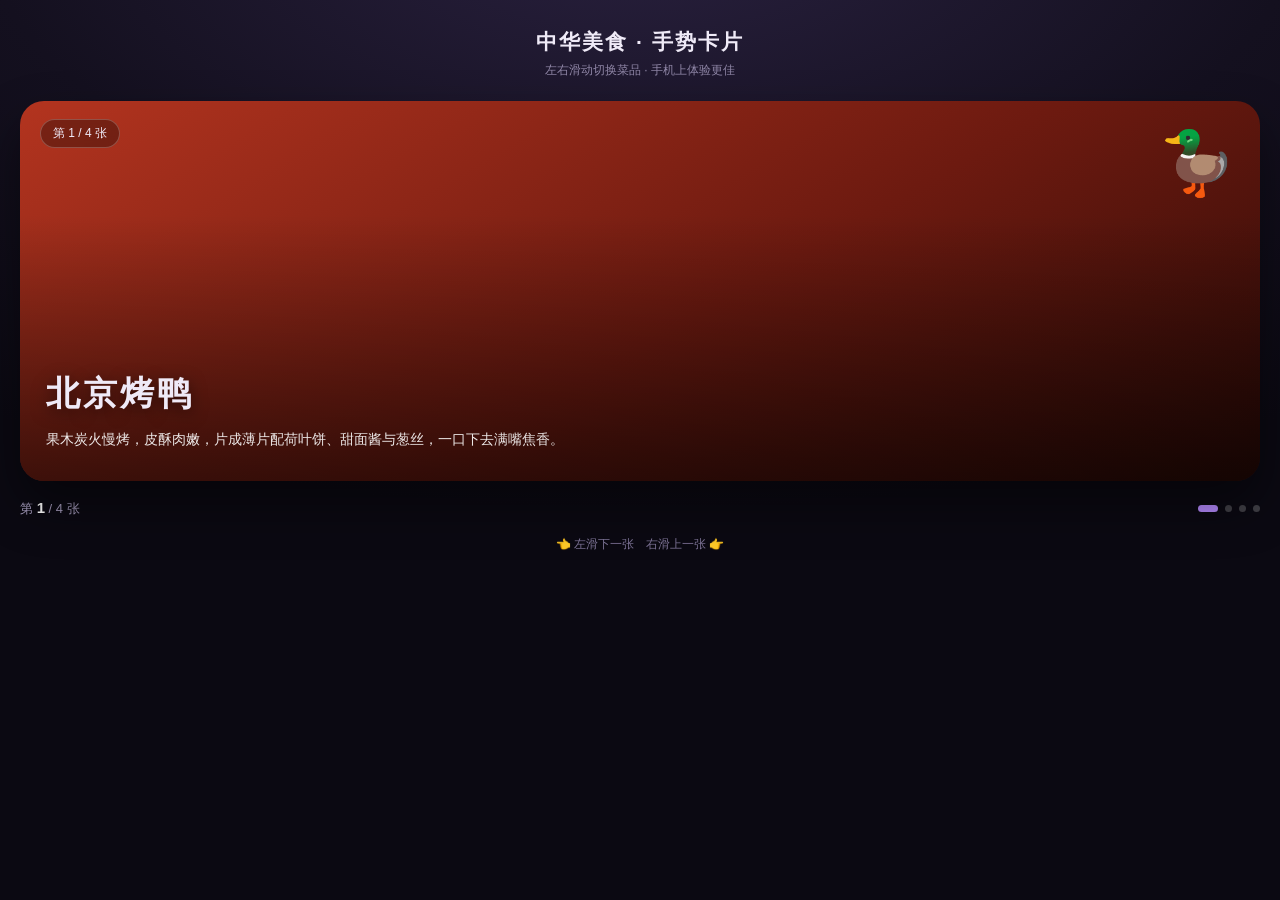
<file: mobile-lesson/mobile-gesture.html>
<!DOCTYPE html>
<html lang="zh-CN">
<head>
<meta charset="UTF-8">
<!-- ① 移动端必备：viewport -->
<meta name="viewport" content="width=device-width, initial-scale=1.0, maximum-scale=1.0, user-scalable=no">
<title>手势卡片 · 中华美食</title>
<!--
  文件名：mobile-gesture.html
  姓名：张仲涵    学号：24002120209
  说明：任务二 手势卡片。左右滑动切换 4 道中华美食。
        阈值 40px、冷却 300ms、边界提示、0.3s 过渡动画。
-->
<style>
  * { -webkit-tap-highlight-color: transparent; box-sizing: border-box; }
  body {
    margin: 0; min-height: 100vh; padding: 28px 20px 40px;
    background: radial-gradient(1200px 600px at 50% -10%, #2a2140 0%, #14101f 55%, #0b0912 100%);
    color: #efeaf7; font-family: "Microsoft YaHei", "PingFang SC", sans-serif;
  }
  .wy_head { text-align: center; margin-bottom: 22px; }
  .wy_head h1 { margin: 0 0 6px; font-size: 21px; letter-spacing: 2px; }
  .wy_head p { margin: 0; font-size: 12px; color: #8f86a6; }

  /* ③ 只给要接管手势的这块容器加 touch-action，纵向仍可滚动 */
  .wy_stage {
    touch-action: pan-y;   /* 只接管横向手势，纵向交给浏览器 */
    user-select: none;
    -webkit-user-select: none;
    -webkit-touch-callout: none;
  }

  .wy_card {
    position: relative;
    height: 380px;
    border-radius: 24px;
    padding: 30px 26px;
    display: flex; flex-direction: column; justify-content: flex-end;
    box-shadow: 0 24px 50px rgba(0, 0, 0, .45);
    overflow: hidden;
    transition: transform .3s ease, opacity .3s ease;  /* 0.3s 过渡动画 */
    will-change: transform, opacity;
  }
  .wy_card::after {
    content: ""; position: absolute; inset: 0;
    background: linear-gradient(180deg, rgba(0,0,0,0) 30%, rgba(0,0,0,.55) 100%);
  }
  .wy_idx_badge {
    position: absolute; top: 18px; left: 20px; z-index: 2;
    font-size: 12px; padding: 5px 12px; border-radius: 999px;
    background: rgba(0, 0, 0, .32); backdrop-filter: blur(6px);
    border: 1px solid rgba(255, 255, 255, .22);
  }
  .wy_card h2 {
    position: relative; z-index: 2; margin: 0 0 10px;
    font-size: 34px; letter-spacing: 3px; text-shadow: 0 4px 16px rgba(0,0,0,.5);
  }
  .wy_card p {
    position: relative; z-index: 2; margin: 0; line-height: 1.75;
    font-size: 14px; color: rgba(255,255,255,.9);
  }
  .wy_emoji { position: absolute; top: 26px; right: 24px; font-size: 62px; z-index: 2; opacity: .95; }

  .wy_bar {
    display: flex; align-items: center; justify-content: space-between;
    margin-top: 18px; font-size: 13px; color: #a99fc0;
  }
  .wy_bar b { color: #fff; font-size: 15px; }
  .wy_dots { display: flex; gap: 7px; }
  .wy_dot {
    width: 7px; height: 7px; border-radius: 50%;
    background: rgba(255,255,255,.22); transition: all .3s ease;
  }
  .wy_dot.wy_on { width: 20px; border-radius: 999px; background: #b78bff; }

  .wy_tip {
    margin-top: 18px; text-align: center; font-size: 12px; color: #7d7396;
  }

  /* 边界提示 toast */
  .wy_toast {
    position: fixed; left: 50%; bottom: 60px;
    transform: translate(-50%, 20px);
    padding: 11px 20px; border-radius: 999px; font-size: 13px;
    background: rgba(30, 24, 45, .94); color: #fff;
    border: 1px solid rgba(183, 139, 255, .45);
    box-shadow: 0 10px 30px rgba(0,0,0,.5);
    opacity: 0; pointer-events: none;
    transition: opacity .25s ease, transform .25s ease;
    white-space: nowrap;
  }
  .wy_toast.wy_show { opacity: 1; transform: translate(-50%, 0); }
</style>
</head>
<body>

<div class="wy_head">
  <h1>中华美食 · 手势卡片</h1>
  <p>左右滑动切换菜品 · 手机上体验更佳</p>
</div>

<div class="wy_stage" id="wyStage">
  <div class="wy_card" id="wyCard">
    <div class="wy_idx_badge" id="wyBadge">第 1 / 4 张</div>
    <div class="wy_emoji" id="wyEmoji">🦆</div>
    <h2 id="wyName">北京烤鸭</h2>
    <p id="wyDesc">果木炭火慢烤，皮酥肉嫩，片成薄片配荷叶饼、甜面酱与葱丝，一口下去满嘴焦香。</p>
  </div>

  <div class="wy_bar">
    <span>第 <b id="wyNow">1</b> / 4 张</span>
    <div class="wy_dots" id="wyDots"></div>
  </div>
</div>

<p class="wy_tip">👈 左滑下一张　右滑上一张 👉</p>
<div class="wy_toast" id="wyToast"></div>

<script>
/* ============ 数据 ============ */
var wy_list = [
  {
    name: '北京烤鸭',
    emoji: '🦆',
    desc: '果木炭火慢烤，皮酥肉嫩，片成薄片配荷叶饼、甜面酱与葱丝，一口下去满嘴焦香。',
    bg: 'linear-gradient(150deg, #b3341f 0%, #6d1a10 55%, #2c0a06 100%)'
  },
  {
    name: '重庆小面',
    emoji: '🍜',
    desc: '红油泼辣子打底，花椒面提麻，碱水面筋道弹牙，一碗下肚麻辣鲜香直冲头顶。',
    bg: 'linear-gradient(150deg, #c2410c 0%, #7c2d12 55%, #1f0a04 100%)'
  },
  {
    name: '广式早茶',
    emoji: '🥟',
    desc: '一盅两件，虾饺皮薄透亮，烧卖汁水丰盈，配一壶普洱，慢悠悠坐一上午。',
    bg: 'linear-gradient(150deg, #0f766e 0%, #134e4a 55%, #06231f 100%)'
  },
  {
    name: '兰州牛肉面',
    emoji: '🐄',
    desc: '一清二白三红四绿五黄：清汤、萝卜白、辣油红、蒜苗绿、面条黄亮，手工拉出九种粗细。',
    bg: 'linear-gradient(150deg, #1e40af 0%, #1e2f6b 55%, #0a1026 100%)'
  }
];

/* ============ 状态 ============ */
var wy_card   = document.getElementById('wyCard');
var wy_stage  = document.getElementById('wyStage');
var wy_name   = document.getElementById('wyName');
var wy_desc   = document.getElementById('wyDesc');
var wy_emoji  = document.getElementById('wyEmoji');
var wy_badge  = document.getElementById('wyBadge');
var wy_now    = document.getElementById('wyNow');
var wy_dots   = document.getElementById('wyDots');
var wy_toast  = document.getElementById('wyToast');

var wy_index   = 0;      // 当前第几张（0 起）
var wy_startX  = 0;      // 按下时的 x
var wy_startY  = 0;      // 按下时的 y
var wy_lock    = false;  // 冷却锁：防止快速连滑一次跳两张
var wy_toastTimer = null;

var WY_THRESHOLD = 40;   // 滑动阈值 40px：小于它当误触
var WY_COOLDOWN  = 300;  // 冷却 300ms

/* ============ 初始化 ============ */
function wy_render() {
  var item = wy_list[wy_index];
  wy_card.style.background = item.bg;
  wy_name.textContent  = item.name;
  wy_desc.textContent  = item.desc;
  wy_emoji.textContent = item.emoji;
  wy_badge.textContent = '第 ' + (wy_index + 1) + ' / ' + wy_list.length + ' 张';
  wy_now.textContent   = wy_index + 1;

  var html = '';
  for (var i = 0; i < wy_list.length; i++) {
    html += '<span class="wy_dot' + (i === wy_index ? ' wy_on' : '') + '"></span>';
  }
  wy_dots.innerHTML = html;
}

/* ============ 切换（带 0.3s 过渡） ============ */
// wy_dir: 1 表示往左滑（切下一张），-1 表示往右滑（切上一张）
function wy_switch(wy_dir) {
  wy_lock = true;
  wy_card.style.transition = 'transform .3s ease, opacity .3s ease';
  // 先滑出
  wy_card.style.transform = 'translateX(' + (-wy_dir * 60) + 'px)';
  wy_card.style.opacity = '0';

  setTimeout(function () {
    // 换内容
    wy_index += wy_dir;
    wy_render();

    // 从反方向预备进场
    wy_card.style.transition = 'none';
    wy_card.style.transform = 'translateX(' + (wy_dir * 60) + 'px)';
    void wy_card.offsetWidth; // 强制重排，让上面的 transform 立即生效

    wy_card.style.transition = 'transform .3s ease, opacity .3s ease';
    wy_card.style.transform = 'translateX(0)';
    wy_card.style.opacity = '1';
  }, 150);

  // 释放冷却锁
  setTimeout(function () { wy_lock = false; }, WY_COOLDOWN + 150);
}

/* ============ 边界提示 ============ */
function wy_showToast(msg) {
  wy_toast.textContent = msg;
  wy_toast.classList.add('wy_show');
  clearTimeout(wy_toastTimer);
  wy_toastTimer = setTimeout(function () {
    wy_toast.classList.remove('wy_show');
  }, 1400);
}

/* ============ 触摸事件 ============ */
wy_stage.addEventListener('touchstart', function (e) {
  var wy_t = e.touches[0];
  wy_startX = wy_t.clientX;
  wy_startY = wy_t.clientY;
}, { passive: true });

wy_stage.addEventListener('touchend', function (e) {
  // 抬手时这根手指已从 touches 移除，必须用 changedTouches[0]
  var wy_t = e.changedTouches[0];
  var wy_dx = wy_t.clientX - wy_startX;
  var wy_dy = wy_t.clientY - wy_startY;

  // 纵向位移更大 → 用户其实在上下滚页面，不处理
  if (Math.abs(wy_dy) > Math.abs(wy_dx)) return;

  // 阈值判断：小于 40px 视为误触
  if (Math.abs(wy_dx) < WY_THRESHOLD) return;

  // 冷却中：忽略，避免快速连滑一次跳两张
  if (wy_lock) return;

  if (wy_dx < 0) {
    // 左滑 → 下一张
    if (wy_index >= wy_list.length - 1) {
      wy_showToast('已经是最后一张了');
      return;
    }
    wy_switch(1);
  } else {
    // 右滑 → 上一张
    if (wy_index <= 0) {
      wy_showToast('已经是第一张了');
      return;
    }
    wy_switch(-1);
  }
}, { passive: true });

// 被来电 / 通知打断时清理状态，避免"卡住"
wy_stage.addEventListener('touchcancel', function () {
  wy_lock = false;
});

/* ============ 键盘兜底（电脑调试用） ============ */
document.addEventListener('keydown', function (e) {
  if (e.key === 'ArrowLeft' && wy_index > 0) wy_switch(-1);
  if (e.key === 'ArrowRight' && wy_index < wy_list.length - 1) wy_switch(1);
});

wy_render();
</script>
</body>
</html>
</file>
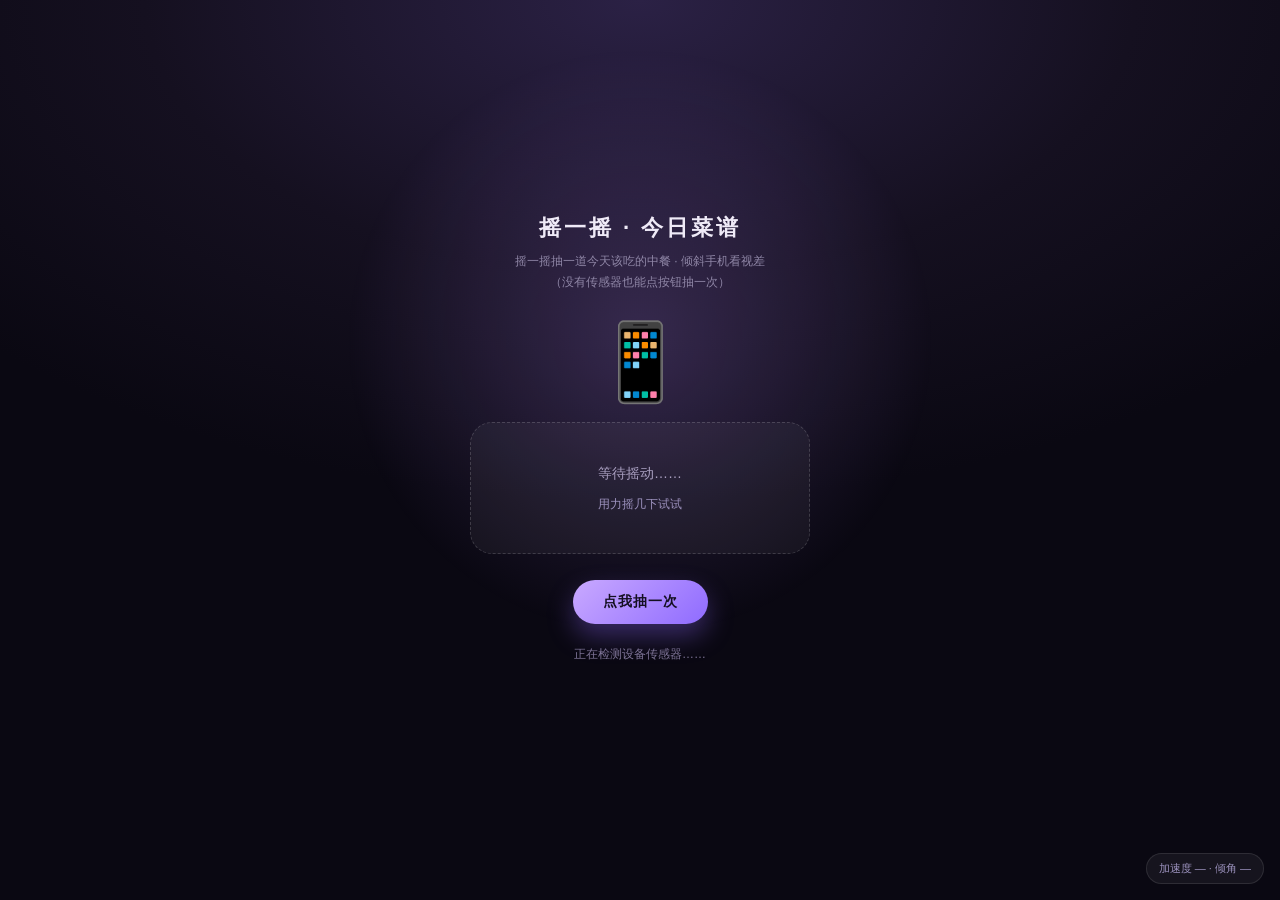
<file: mobile-lesson/mobile-sensor.html>
<!DOCTYPE html>
<html lang="zh-CN">
<head>
<meta charset="UTF-8">
<meta name="viewport" content="width=device-width, initial-scale=1.0, maximum-scale=1.0, user-scalable=no">
<title>摇一摇 · 今日菜谱</title>
<!--
  文件名：mobile-sensor.html
  姓名：张仲涵    学号：24002120209
  说明：任务四 摇一摇彩蛋。
        监听 devicemotion，用 accelerationIncludingGravity 计算合成加速度，
        超过阈值 18 判定为摇动；触发后进入 1.5 秒冷却，防止一次摇动重复触发。
        另加倾斜视差：监听 deviceorientation 的 beta / gamma，
        手机左右前后倾斜时，背景光晕、图标、结果卡片按不同幅度反向位移，
        形成前后层次（光晕动得最多、卡片动得最少）。
  为什么必须做降级：
        传感器事件不是所有设备 / 浏览器都有（电脑浏览器几乎没有，部分安卓机也会屏蔽），
        没有数据时如果不降级，页面会一直显示"等待摇动"，用户会以为坏了。
        所以必须：① 检测不到事件或收不到数据 → 提示"当前设备不支持"；
                  ② 同时给一个"点我抽一次"的按钮，让流程照样能走完。
-->
<style>
  * { -webkit-tap-highlight-color: transparent; box-sizing: border-box; }
  body {
    margin: 0; min-height: 100vh; padding: 34px 22px 44px;
    display: flex; flex-direction: column; align-items: center; justify-content: center;
    background: radial-gradient(900px 500px at 50% 0%, #2b2145 0%, #151020 55%, #0a0812 100%);
    color: #efeaf7; font-family: "Microsoft YaHei", "PingFang SC", sans-serif;
    text-align: center; user-select: none; -webkit-user-select: none;
  }
  h1 { margin: 0 0 8px; font-size: 22px; letter-spacing: 3px; }
  .wy_sub { margin: 0 0 30px; font-size: 12px; color: #8f86a6; line-height: 1.8; }

  /* 视差：外层负责跟随倾斜位移，内层保留摇动动画 */
  .wy_phone {
    margin-bottom: 22px;
    transition: transform .18s cubic-bezier(.22,.8,.28,1);
    will-change: transform;
  }
  .wy_phone span {
    display: inline-block; font-size: 76px; line-height: 1;
    animation: wy_shake 2.2s ease-in-out infinite;
    transform-origin: 50% 80%;
  }
  /* 背景光晕：位移幅度更大，形成前后层次 */
  .wy_glow {
    position: fixed; inset: -25%; z-index: -1; pointer-events: none;
    background: radial-gradient(420px 420px at 50% 42%, rgba(183,139,255,.22), transparent 70%);
    transition: transform .22s cubic-bezier(.22,.8,.28,1);
    will-change: transform;
  }
  @keyframes wy_shake {
    0%, 62%, 100% { transform: rotate(0deg); }
    66% { transform: rotate(-13deg); }
    70% { transform: rotate(13deg); }
    74% { transform: rotate(-9deg); }
    78% { transform: rotate(9deg); }
    82% { transform: rotate(0deg); }
  }

  .wy_result {
    min-height: 132px; width: 100%; max-width: 340px;
    display: flex; flex-direction: column; align-items: center; justify-content: center;
    gap: 8px; padding: 20px; border-radius: 22px;
    background: rgba(255,255,255,.045);
    border: 1px dashed rgba(255,255,255,.16);
    font-size: 14px; color: #a99fc0; line-height: 1.7;
    transition: transform .18s cubic-bezier(.22,.8,.28,1);
    will-change: transform;
  }
  .wy_result.wy_hit {
    border: 1px solid rgba(183,139,255,.55);
    background: linear-gradient(160deg, rgba(183,139,255,.18), rgba(255,255,255,.04));
  }
  .wy_food { font-size: 26px; letter-spacing: 2px; color: #fff; font-weight: 700; }
  .wy_note { font-size: 12px; color: #9c92be; }
  .wy_pop { animation: wy_pop .45s cubic-bezier(.2,1.4,.4,1); }
  @keyframes wy_pop {
    0% { transform: scale(.6); opacity: 0; }
    60% { transform: scale(1.08); opacity: 1; }
    100% { transform: scale(1); opacity: 1; }
  }

  .wy_btn {
    margin-top: 26px; padding: 13px 30px; border: 0; border-radius: 999px;
    font-size: 14px; letter-spacing: 1px; color: #140f22; font-weight: 700;
    background: linear-gradient(135deg, #c9a9ff, #8f6bff);
    box-shadow: 0 12px 26px rgba(143, 107, 255, .35);
    cursor: pointer; transition: transform .15s ease, opacity .2s ease;
  }
  .wy_btn:active { transform: scale(.96); }
  .wy_btn[disabled] { opacity: .45; }

  .wy_status {
    margin-top: 20px; font-size: 12px; color: #7d7396; line-height: 1.8;
    max-width: 340px;
  }
  .wy_warn { color: #ffb86b; }
  .wy_count {
    position: fixed; right: 16px; bottom: 16px; font-size: 11px;
    padding: 7px 12px; border-radius: 999px; color: #9c92be;
    background: rgba(255,255,255,.05); border: 1px solid rgba(255,255,255,.1);
    font-variant-numeric: tabular-nums;
  }
</style>
</head>
<body>

<!-- 视差背景层：跟倾斜方向反向移动，制造纵深 -->
<div class="wy_glow" id="wyGlow"></div>

<h1>摇一摇 · 今日菜谱</h1>
<p class="wy_sub">摇一摇抽一道今天该吃的中餐 · 倾斜手机看视差<br>（没有传感器也能点按钮抽一次）</p>

<div class="wy_phone" id="wyPhone"><span>📱</span></div>

<div class="wy_result" id="wyResult">
  <span>等待摇动……</span>
  <span class="wy_note">用力摇几下试试</span>
</div>

<button class="wy_btn" id="wyManual">点我抽一次</button>
<button class="wy_btn" id="wyPermit" style="display:none;background:linear-gradient(135deg,#ffd479,#ffab3d)">开启传感器权限</button>

<p class="wy_status" id="wyStatus">正在检测设备传感器……</p>
<span class="wy_count" id="wyCount">加速度 — · 倾角 —</span>

<script>
/* ================= 菜谱数据 ================= */
var wy_menu = [
  { name: '北京烤鸭', emoji: '🦆' },
  { name: '重庆小面', emoji: '🍜' },
  { name: '广式虾饺', emoji: '🥟' },
  { name: '兰州牛肉面', emoji: '🐄' },
  { name: '麻婆豆腐', emoji: '🌶️' },
  { name: '小笼包', emoji: '🥠' },
  { name: '糖醋排骨', emoji: '🍖' },
  { name: '扬州炒饭', emoji: '🍚' }
];

/* ================= 元素 ================= */
var wy_result  = document.getElementById('wyResult');
var wy_status  = document.getElementById('wyStatus');
var wy_manual  = document.getElementById('wyManual');
var wy_permit  = document.getElementById('wyPermit');
var wy_count   = document.getElementById('wyCount');
var wy_phone   = document.getElementById('wyPhone');
var wy_glow    = document.getElementById('wyGlow');

/* ================= 状态 ================= */
var WY_THRESHOLD = 18;     // 合成加速度阈值（含重力，静止时约 9.8）
var WY_TILT      = 45;     // 倾斜 45° 视为满量程，对应视差的最大位移
var WY_COOLDOWN  = 1500;   // 1.5 秒冷却，防止一次摇动触发十几次

var wy_lastHit    = 0;     // 上次触发时间
var wy_hasData    = false; // 是否真的收到过传感器数据
var wy_permitted  = false; // iOS 是否已授权

// 摇动的"上膛"标记：触发一次后先下膛，等回到静止才重新上膛，
// 否则用户一直摇，冷却一过就会每 1.5 秒抽一次。
var wy_shakeArmed = true;

var wy_magText = '—', wy_tiltText = '—';

// 右下角实时数据显示
function wy_hud() {
  wy_count.textContent = '加速度 ' + wy_magText + ' · 倾角 ' + wy_tiltText;
}

/* ================= 抽签 ================= */
function wy_draw(reason) {
  var wy_now = Date.now();
  if (wy_now - wy_lastHit < WY_COOLDOWN) return;  // 冷却中，直接忽略
  wy_lastHit = wy_now;

  var item = wy_menu[Math.floor(Math.random() * wy_menu.length)];

  wy_result.className = 'wy_result wy_hit';
  wy_result.innerHTML =
    '<span class="wy_food wy_pop">' + item.emoji + ' ' + item.name + '</span>' +
    '<span class="wy_note">' + reason + '</span>';

  // 轻微震动反馈（支持才有效）
  if (navigator.vibrate) navigator.vibrate(40);
}

/* ================= 摇动检测 ================= */
function wy_onMotion(e) {
  // accelerationIncludingGravity 含重力加速度，安卓/iOS 都稳定提供
  // 注意：部分浏览器只有 acceleration，没有 IncludingGravity
  var a = e.accelerationIncludingGravity;
  if (!a || (a.x === null && a.y === null && a.z === null)) return;

  wy_hasData = true;
  wy_permitted = true;

  var x = a.x || 0, y = a.y || 0, z = a.z || 0;
  // 合成加速度 = √(x² + y² + z²)，静止放桌上约等于 9.8
  var wy_mag = Math.sqrt(x * x + y * y + z * z);

  wy_magText = wy_mag.toFixed(1);
  wy_hud();
  wy_status.textContent = '传感器已就绪 · 摇动阈值 ' + WY_THRESHOLD + ' · 倾斜视差 ±' + WY_TILT + '° · 冷却 1.5s';
  wy_status.className = 'wy_status';

  // 超过阈值 → 判定为摇动（摇一次只抽一次，静止后才重新上膛）
  if (wy_mag > WY_THRESHOLD) {
    if (wy_shakeArmed) {
      wy_shakeArmed = false;
      wy_draw('摇一摇抽到的');
    }
  } else if (wy_mag < 12) {
    wy_shakeArmed = true;
  }
}

/* ================= 倾斜视差 ================= */
// beta  ：绕 X 轴（前后点头），竖屏握持时约 60~90
// gamma ：绕 Y 轴（左右侧倾），范围 -90~90
function wy_onOrient(e) {
  if (e.beta === null && e.gamma === null) return;   // 设备没有陀螺仪

  wy_hasData = true;

  var b = e.beta || 0, g = e.gamma || 0;

  // 归一化到 -1 ~ 1：g 直接除以满量程；b 竖屏时基准约 60°，先减基准再除
  var nx = Math.max(-1, Math.min(1, g / WY_TILT));
  var ny = Math.max(-1, Math.min(1, (b - 60) / WY_TILT));

  wy_tiltText = Math.max(Math.abs(b), Math.abs(g)).toFixed(0) + '°';
  wy_hud();

  // 不同图层按不同幅度、相反方向位移 → 产生前后层次（视差）
  wy_glow.style.transform   = 'translate3d(' + (nx * 34).toFixed(1) + 'px,' + (ny * 34).toFixed(1) + 'px,0)';
  wy_phone.style.transform  = 'translate3d(' + (nx * -18).toFixed(1) + 'px,' + (ny * -18).toFixed(1) + 'px,0)';
  wy_result.style.transform = 'translate3d(' + (nx * -8).toFixed(1) + 'px,' + (ny * -8).toFixed(1) + 'px,0)';
}

/* ================= iOS 13+ 权限 ================= */
// iOS 必须在"用户点击"之后才能申请传感器权限，不能自动申请；
// 摇一摇（motion）和倾斜（orientation）是两套权限，要分别申请
var wy_needPermit =
  (typeof DeviceMotionEvent !== 'undefined' && typeof DeviceMotionEvent.requestPermission === 'function') ||
  (typeof DeviceOrientationEvent !== 'undefined' && typeof DeviceOrientationEvent.requestPermission === 'function');

if (wy_needPermit) {
  wy_permit.style.display = 'inline-block';
  wy_status.textContent = 'iOS 设备需要先点击下方按钮授权传感器';
}

wy_permit.addEventListener('click', function () {
  var wy_reqs = [];
  if (typeof DeviceMotionEvent !== 'undefined' && typeof DeviceMotionEvent.requestPermission === 'function') {
    wy_reqs.push(DeviceMotionEvent.requestPermission());
  }
  if (typeof DeviceOrientationEvent !== 'undefined' && typeof DeviceOrientationEvent.requestPermission === 'function') {
    wy_reqs.push(DeviceOrientationEvent.requestPermission());
  }

  Promise.all(wy_reqs).then(function (states) {
    var wy_ok = states.every(function (s) { return s === 'granted'; });
    if (wy_ok) {
      wy_permitted = true;
      wy_permit.style.display = 'none';
      window.addEventListener('devicemotion', wy_onMotion);
      window.addEventListener('deviceorientation', wy_onOrient);
      wy_status.textContent = '已授权 · 摇一摇或倾斜手机试试';
    } else {
      wy_status.innerHTML = '<span class="wy_warn">权限被拒绝，可点「点我抽一次」降级使用</span>';
      wy_permit.style.display = 'none';
    }
  }).catch(function () {
    wy_status.innerHTML = '<span class="wy_warn">当前环境不支持传感器，可点「点我抽一次」</span>';
    wy_permit.style.display = 'none';
  });
});

/* ================= 降级：手动抽 ================= */
wy_manual.addEventListener('click', function () {
  wy_draw('手动抽到的');
});

/* ================= 挂监听 + 超时降级 ================= */
window.addEventListener('devicemotion', wy_onMotion);
window.addEventListener('deviceorientation', wy_onOrient);

// 1.6 秒内收不到任何传感器数据 → 判定设备不支持，给出降级提示
setTimeout(function () {
  if (wy_hasData) return;
  wy_status.innerHTML =
    '<span class="wy_warn">当前设备不支持，请用手机打开</span><br>' +
    '也可以直接点上面的「点我抽一次」';
  wy_count.textContent = '加速度 — · 倾角 — 无数据';
}, 1600);

/* ================= 清理 ================= */
// 页面隐藏时不再处理，避免后台误触发
document.addEventListener('visibilitychange', function () {
  if (document.hidden) wy_lastHit = Date.now();
});
</script>
</body>
</html>
</file>
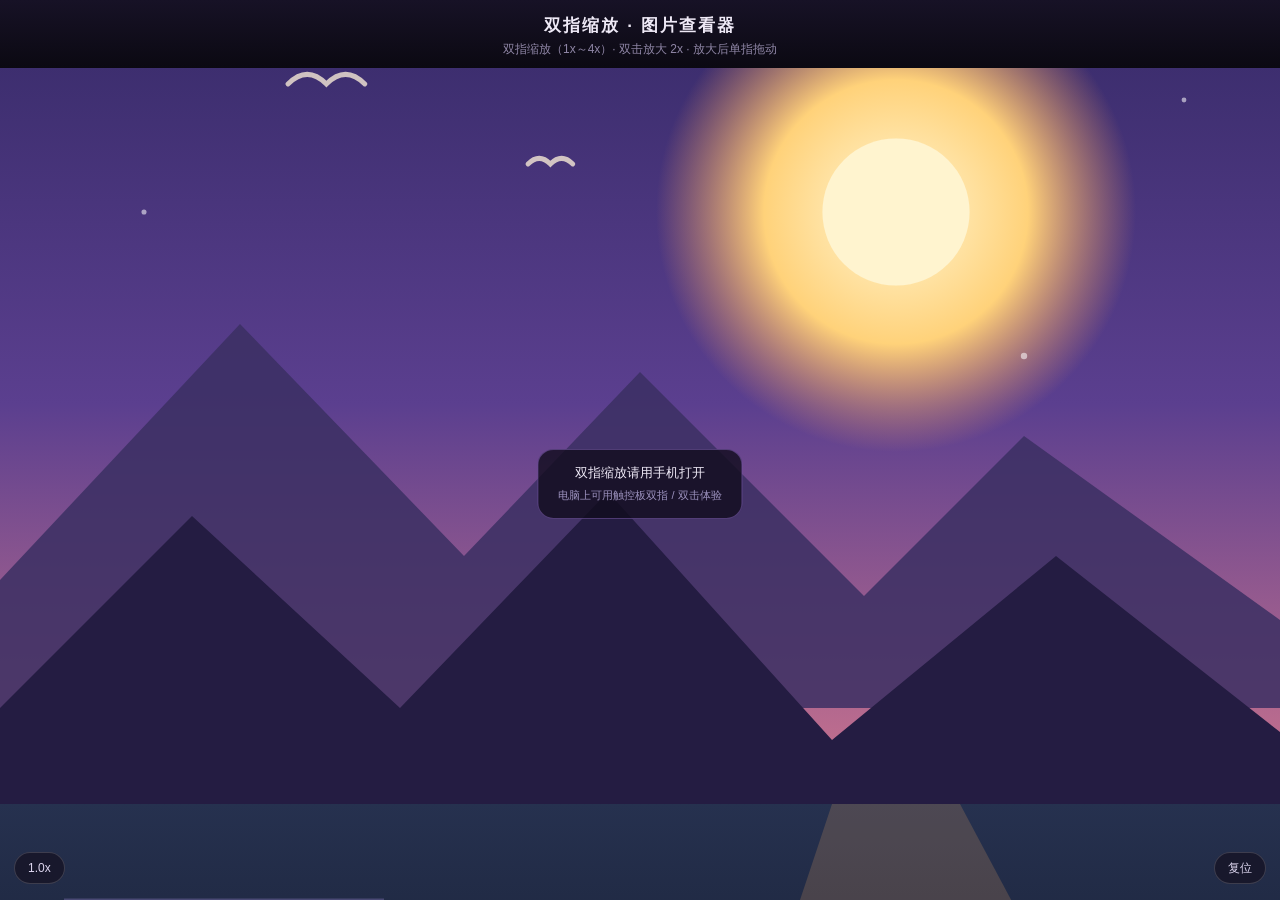
<file: mobile-lesson/mobile-zoom.html>
<!DOCTYPE html>
<html lang="zh-CN">
<head>
<meta charset="UTF-8">
<meta name="viewport" content="width=device-width, initial-scale=1.0, maximum-scale=1.0, user-scalable=no">
<title>图片查看器 · 双指缩放</title>
<!--
  文件名：mobile-zoom.html
  姓名：张仲涵    学号：24002120209
  说明：任务三 图片查看器。
        双指缩放 1x~4x（以两指中点为基准，缩放不跳）、双击 1x/2x 切换、
        放大后单指拖动查看细节、缩回 1x 自动居中、横竖屏切换不丢状态。
  答辩要点（缩放不跳）：把屏幕坐标换算成图片自身坐标 p = (m - t) / s，
        缩放后再反算 t2 = m - p * s2，两指中点下的那一点始终不动。
-->
<style>
  * { -webkit-tap-highlight-color: transparent; box-sizing: border-box; }
  html, body { height: 100%; }
  body {
    margin: 0; display: flex; flex-direction: column;
    background: #0b0912; color: #efeaf7;
    font-family: "Microsoft YaHei", "PingFang SC", sans-serif;
    overflow: hidden;
  }
  .wy_top {
    flex: none; padding: 14px 16px 10px; text-align: center;
    background: linear-gradient(180deg, #171226 0%, rgba(11,9,18,0) 100%);
  }
  .wy_top h1 { margin: 0 0 4px; font-size: 17px; letter-spacing: 2px; font-weight: 600; }
  .wy_top p { margin: 0; font-size: 12px; color: #8f86a6; }

  /* 画框：接管全部手势 */
  .wy_viewer {
    flex: 1; position: relative; overflow: hidden;
    touch-action: none;            /* 这一块的手势全归我，浏览器别滚别缩 */
    user-select: none;
    -webkit-user-select: none;
    -webkit-touch-callout: none;
    background: #05040a;
  }
  /* 图片本体：以左上角为变换原点，方便做数学换算 */
  .wy_img {
    position: absolute; left: 0; top: 0;
    width: 100%; height: 100%; display: block;
    transform-origin: 0 0;
    will-change: transform;
  }

  .wy_scale, .wy_reset {
    position: absolute; z-index: 5; font-size: 12px; line-height: 1;
    padding: 9px 13px; border-radius: 999px;
    background: rgba(22, 17, 34, .72); color: #ddd6ef;
    border: 1px solid rgba(255,255,255,.16);
    backdrop-filter: blur(8px);
  }
  .wy_scale { left: 14px; bottom: 16px; font-variant-numeric: tabular-nums; }
  .wy_reset { right: 14px; bottom: 16px; cursor: pointer; }
  .wy_reset:active { background: rgba(183, 139, 255, .35); }

  .wy_hint {
    position: absolute; z-index: 4; left: 50%; top: 50%;
    transform: translate(-50%, -50%);
    padding: 12px 20px; border-radius: 16px; font-size: 13px; text-align: center;
    line-height: 1.7; color: #efeaf7;
    background: rgba(18, 13, 30, .82); border: 1px solid rgba(183,139,255,.35);
    transition: opacity .4s ease;
  }
  .wy_hint.wy_hide { opacity: 0; pointer-events: none; }
</style>
</head>
<body>

<div class="wy_top">
  <h1>双指缩放 · 图片查看器</h1>
  <p>双指缩放（1x～4x）· 双击放大 2x · 放大后单指拖动</p>
</div>

<div class="wy_viewer" id="wyViewer">
  <!-- 内联 SVG 当"大图"，离线也能缩放，细节足够多便于观察 -->
  <svg class="wy_img" id="wyImg" viewBox="0 0 800 1000" preserveAspectRatio="xMidYMid slice" xmlns="http://www.w3.org/2000/svg">
    <defs>
      <linearGradient id="wySky" x1="0" y1="0" x2="0" y2="1">
        <stop offset="0%" stop-color="#1b1b4b"/>
        <stop offset="45%" stop-color="#5b3f8f"/>
        <stop offset="72%" stop-color="#d97a8e"/>
        <stop offset="100%" stop-color="#f3b26b"/>
      </linearGradient>
      <linearGradient id="wySea" x1="0" y1="0" x2="0" y2="1">
        <stop offset="0%" stop-color="#26314f"/>
        <stop offset="100%" stop-color="#0d1220"/>
      </linearGradient>
      <radialGradient id="wySun" cx="50%" cy="50%" r="50%">
        <stop offset="0%" stop-color="#fff6d5"/>
        <stop offset="55%" stop-color="#ffd27a"/>
        <stop offset="100%" stop-color="#ff9d5c" stop-opacity="0"/>
      </radialGradient>
    </defs>

    <rect width="800" height="1000" fill="url(#wySky)"/>
    <circle cx="560" cy="330" r="150" fill="url(#wySun)"/>
    <circle cx="560" cy="330" r="46" fill="#fff4cf"/>

    <!-- 远山 -->
    <path d="M0 560 L150 400 L290 545 L400 430 L540 570 L640 470 L800 585 L800 640 L0 640 Z" fill="#3b2f63" opacity=".85"/>
    <!-- 近山 -->
    <path d="M0 640 L120 520 L250 640 L380 505 L520 660 L660 545 L800 655 L800 720 L0 720 Z" fill="#241c42"/>

    <!-- 海面 -->
    <rect y="700" width="800" height="300" fill="url(#wySea)"/>
    <path d="M520 700 L600 700 L760 1000 L420 1000 Z" fill="#ffb066" opacity=".18"/>
    <g stroke="#7b6fae" stroke-width="2" opacity=".45">
      <path d="M40 760 H240"/><path d="M300 790 H470"/><path d="M90 830 H300"/>
      <path d="M430 860 H640"/><path d="M140 900 H360"/><path d="M500 930 H720"/>
      <path d="M60 960 H260"/>
    </g>

    <!-- 飞鸟 -->
    <g stroke="#f6e9d6" stroke-width="3" fill="none" opacity=".8" stroke-linecap="round">
      <path d="M180 250 q12 -12 24 0 q12 -12 24 0"/>
      <path d="M260 200 q9 -9 18 0 q9 -9 18 0"/>
      <path d="M330 300 q7 -7 14 0 q7 -7 14 0"/>
    </g>

    <!-- 细节纹理，放大后可见 -->
    <g fill="#ffffff" opacity=".55">
      <circle cx="120" cy="120" r="2"/><circle cx="210" cy="90" r="1.6"/>
      <circle cx="300" cy="150" r="2.2"/><circle cx="410" cy="110" r="1.4"/>
      <circle cx="690" cy="180" r="1.8"/><circle cx="740" cy="260" r="1.5"/>
      <circle cx="90" cy="330" r="1.6"/><circle cx="640" cy="420" r="2"/>
    </g>
    <text x="400" y="960" text-anchor="middle" font-size="22" fill="#9c92be"
          font-family="Microsoft YaHei" letter-spacing="6">山 海 之 间</text>
  </svg>

  <div class="wy_hint" id="wyHint">双指缩放请用手机打开<br><span style="font-size:11px;color:#9c92be">电脑上可用触控板双指 / 双击体验</span></div>
  <div class="wy_scale" id="wyScaleLabel">1.0x</div>
  <div class="wy_reset" id="wyReset">复位</div>
</div>

<script>
/* ================= 状态 ================= */
var wy_viewer = document.getElementById('wyViewer');
var wy_img    = document.getElementById('wyImg');
var wy_scaleLabel = document.getElementById('wyScaleLabel');
var wy_hint   = document.getElementById('wyHint');

var wy_scale = 1;        // 当前缩放倍数
var wy_tx = 0, wy_ty = 0; // 当前平移（相对容器左上角，单位 px）

var WY_MIN = 1, WY_MAX = 4;   // 缩放范围 1x~4x

// 手势过程中的临时变量
var wy_mode = 'none';         // none | pinch | drag
var wy_startDist = 0;         // 双指起始间距
var wy_startScale = 1;        // 双指起始缩放
var wy_startMid = { x: 0, y: 0 };   // 双指起始中点
var wy_startT = { x: 0, y: 0 };     // 双指起始平移
var wy_startX = 0, wy_startY = 0;   // 单指起始坐标
var wy_dragT = { x: 0, y: 0 };      // 单指拖动起始平移
var wy_moved = false;               // 本次触摸是否发生过移动
var wy_lastTap = 0;                 // 上一次轻点时间（双击判定）

/* ================= 工具函数 ================= */
function wy_size() {
  return { w: wy_viewer.clientWidth, h: wy_viewer.clientHeight };
}

// 限制平移范围：图片铺满容器，放大后不能拖出空白
function wy_clamp() {
  var s = wy_size();
  var minX = s.w - s.w * wy_scale;   // 负值：最多往左拖多少
  var minY = s.h - s.h * wy_scale;
  if (wy_tx > 0) wy_tx = 0;
  if (wy_tx < minX) wy_tx = minX;
  if (wy_ty > 0) wy_ty = 0;
  if (wy_ty < minY) wy_ty = minY;
}

// 渲染 transform
function wy_apply(animate) {
  wy_img.style.transition = animate
    ? 'transform .25s cubic-bezier(.22,.8,.28,1)'   // 双击 / 复位 0.25s
    : 'none';
  wy_img.style.transform =
    'translate(' + wy_tx + 'px,' + wy_ty + 'px) scale(' + wy_scale + ')';
  wy_scaleLabel.textContent = wy_scale.toFixed(1) + 'x';
}

// 以某点为中心缩放到目标倍数（核心：保证该点下的画面不跳动）
// m 是相对容器左上角的坐标
function wy_zoomTo(wy_target, m, animate) {
  wy_target = Math.min(WY_MAX, Math.max(WY_MIN, wy_target));
  var k = wy_target / wy_scale;
  // 该点对应的图片坐标 p = (m - t) / s；缩放后 t2 = m - p * s2 = m - k*(m - t)
  wy_tx = m.x - k * (m.x - wy_tx);
  wy_ty = m.y - k * (m.y - wy_ty);
  wy_scale = wy_target;
  wy_clamp();
  wy_apply(animate);
}

// 复位到 1x 居中
function wy_reset(animate) {
  wy_scale = 1; wy_tx = 0; wy_ty = 0;
  wy_apply(animate !== false);
}

// 两点距离
function wy_dist(t1, t2) {
  return Math.hypot(t2.clientX - t1.clientX, t2.clientY - t1.clientY);
}
// 两点中点（相对容器）
function wy_mid(t1, t2) {
  var r = wy_viewer.getBoundingClientRect();
  return {
    x: (t1.clientX + t2.clientX) / 2 - r.left,
    y: (t1.clientY + t2.clientY) / 2 - r.top
  };
}
// 单点相对容器坐标
function wy_point(t) {
  var r = wy_viewer.getBoundingClientRect();
  return { x: t.clientX - r.left, y: t.clientY - r.top };
}

/* ================= touchstart ================= */
wy_viewer.addEventListener('touchstart', function (e) {
  wy_hint.classList.add('wy_hide');
  wy_moved = false;

  if (e.touches.length >= 2) {
    // 进入双指模式：记录起点，后面按"比例"算缩放
    wy_mode = 'pinch';
    wy_startDist = wy_dist(e.touches[0], e.touches[1]);
    wy_startScale = wy_scale;
    wy_startMid = wy_mid(e.touches[0], e.touches[1]);
    wy_startT = { x: wy_tx, y: wy_ty };
    wy_img.style.transition = 'none';
  } else {
    // 单指：可能是拖动，也可能是双击
    wy_mode = 'drag';
    wy_startX = e.touches[0].clientX;
    wy_startY = e.touches[0].clientY;
    wy_dragT = { x: wy_tx, y: wy_ty };
    wy_img.style.transition = 'none';
  }
}, { passive: true });

/* ================= touchmove ================= */
wy_viewer.addEventListener('touchmove', function (e) {
  if (e.touches.length >= 2) {
    e.preventDefault();  // 阻止浏览器自己缩放整页
    // 中途从单指变成双指：补做初始化
    if (wy_mode !== 'pinch') {
      wy_mode = 'pinch';
      wy_startDist = wy_dist(e.touches[0], e.touches[1]);
      wy_startScale = wy_scale;
      wy_startMid = wy_mid(e.touches[0], e.touches[1]);
      wy_startT = { x: wy_tx, y: wy_ty };
      return;
    }
    if (wy_startDist <= 0) return;

    var wy_d = wy_dist(e.touches[0], e.touches[1]);
    var wy_ratio = wy_d / wy_startDist;                       // 相对起始的缩放比
    var wy_target = Math.min(WY_MAX, Math.max(WY_MIN, wy_startScale * wy_ratio));
    var wy_k = wy_target / wy_startScale;                     // 本帧相对起始的放大倍数

    // 缩放时同时跟随两指中点移动，手感更自然
    var wy_m = wy_mid(e.touches[0], e.touches[1]);
    wy_tx = wy_m.x - wy_k * (wy_startMid.x - wy_startT.x);
    wy_ty = wy_m.y - wy_k * (wy_startMid.y - wy_startT.y);
    wy_scale = wy_target;
    wy_clamp();
    wy_apply(false);
    wy_moved = true;
    return;
  }

  // 单指且已放大 → 拖动查看细节
  if (wy_mode === 'drag' && e.touches.length === 1) {
    var wy_dx = e.touches[0].clientX - wy_startX;
    var wy_dy = e.touches[0].clientY - wy_startY;
    if (Math.abs(wy_dx) > 6 || Math.abs(wy_dy) > 6) wy_moved = true;

    if (wy_scale > 1 && wy_moved) {
      e.preventDefault();
      wy_tx = wy_dragT.x + wy_dx;
      wy_ty = wy_dragT.y + wy_dy;
      wy_clamp();          // 实时限制，拖不出边界
      wy_apply(false);
    }
  }
}, { passive: false });

/* ================= touchend ================= */
wy_viewer.addEventListener('touchend', function (e) {
  if (e.touches.length > 0) return;   // 还有手指没抬起，继续

  if (wy_mode === 'pinch') {
    wy_mode = 'none';
    // 缩得比 1x 还小 → 回弹归位；否则吸附在范围内
    if (wy_scale < 1.02) {
      wy_reset(true);
    } else {
      wy_scale = Math.min(WY_MAX, wy_scale);
      wy_clamp();
      wy_apply(true);
    }
    wy_startDist = 0;
    return;
  }

  // 单指结束
  wy_mode = 'none';

  if (wy_moved) {
    // 拖动结束：吸附边界，带一点动画
    wy_clamp();
    wy_apply(true);
    return;
  }

  // 没有移动 → 视为一次轻点，判断双击
  var wy_now = Date.now();
  var wy_p = wy_point(e.changedTouches[0]);

  if (wy_now - wy_lastTap < 300) {
    // 双击：1x ⇄ 2x，以双击点为基准
    if (wy_scale > 1.5) {
      wy_reset(true);
    } else {
      wy_zoomTo(2, wy_p, true);
    }
    wy_lastTap = 0;   // 重置，避免三击被算成两次双击
  } else {
    wy_lastTap = wy_now;
  }
}, { passive: true });

// 被系统打断（来电、手势返回）时收尾
wy_viewer.addEventListener('touchcancel', function () {
  wy_mode = 'none';
  wy_startDist = 0;
  wy_clamp();
  wy_apply(true);
});

/* ================= 复位按钮 / 双击（电脑） ================= */
document.getElementById('wyReset').addEventListener('click', function () {
  wy_reset(true);
});
wy_viewer.addEventListener('dblclick', function (e) {
  var r = wy_viewer.getBoundingClientRect();
  var m = { x: e.clientX - r.left, y: e.clientY - r.top };
  if (wy_scale > 1.5) wy_reset(true); else wy_zoomTo(2, m, true);
});

/* ================= 横竖屏切换：缩放状态不丢，只重新夹紧边界 ================= */
function wy_onResize() {
  wy_clamp();
  wy_apply(false);
}
window.addEventListener('resize', wy_onResize);
window.addEventListener('orientationchange', function () {
  setTimeout(wy_onResize, 260);
});

/* 初始渲染 */
wy_apply(false);
setTimeout(function () { wy_hint.classList.add('wy_hide'); }, 3200);
</script>
</body>
</html>
</file>
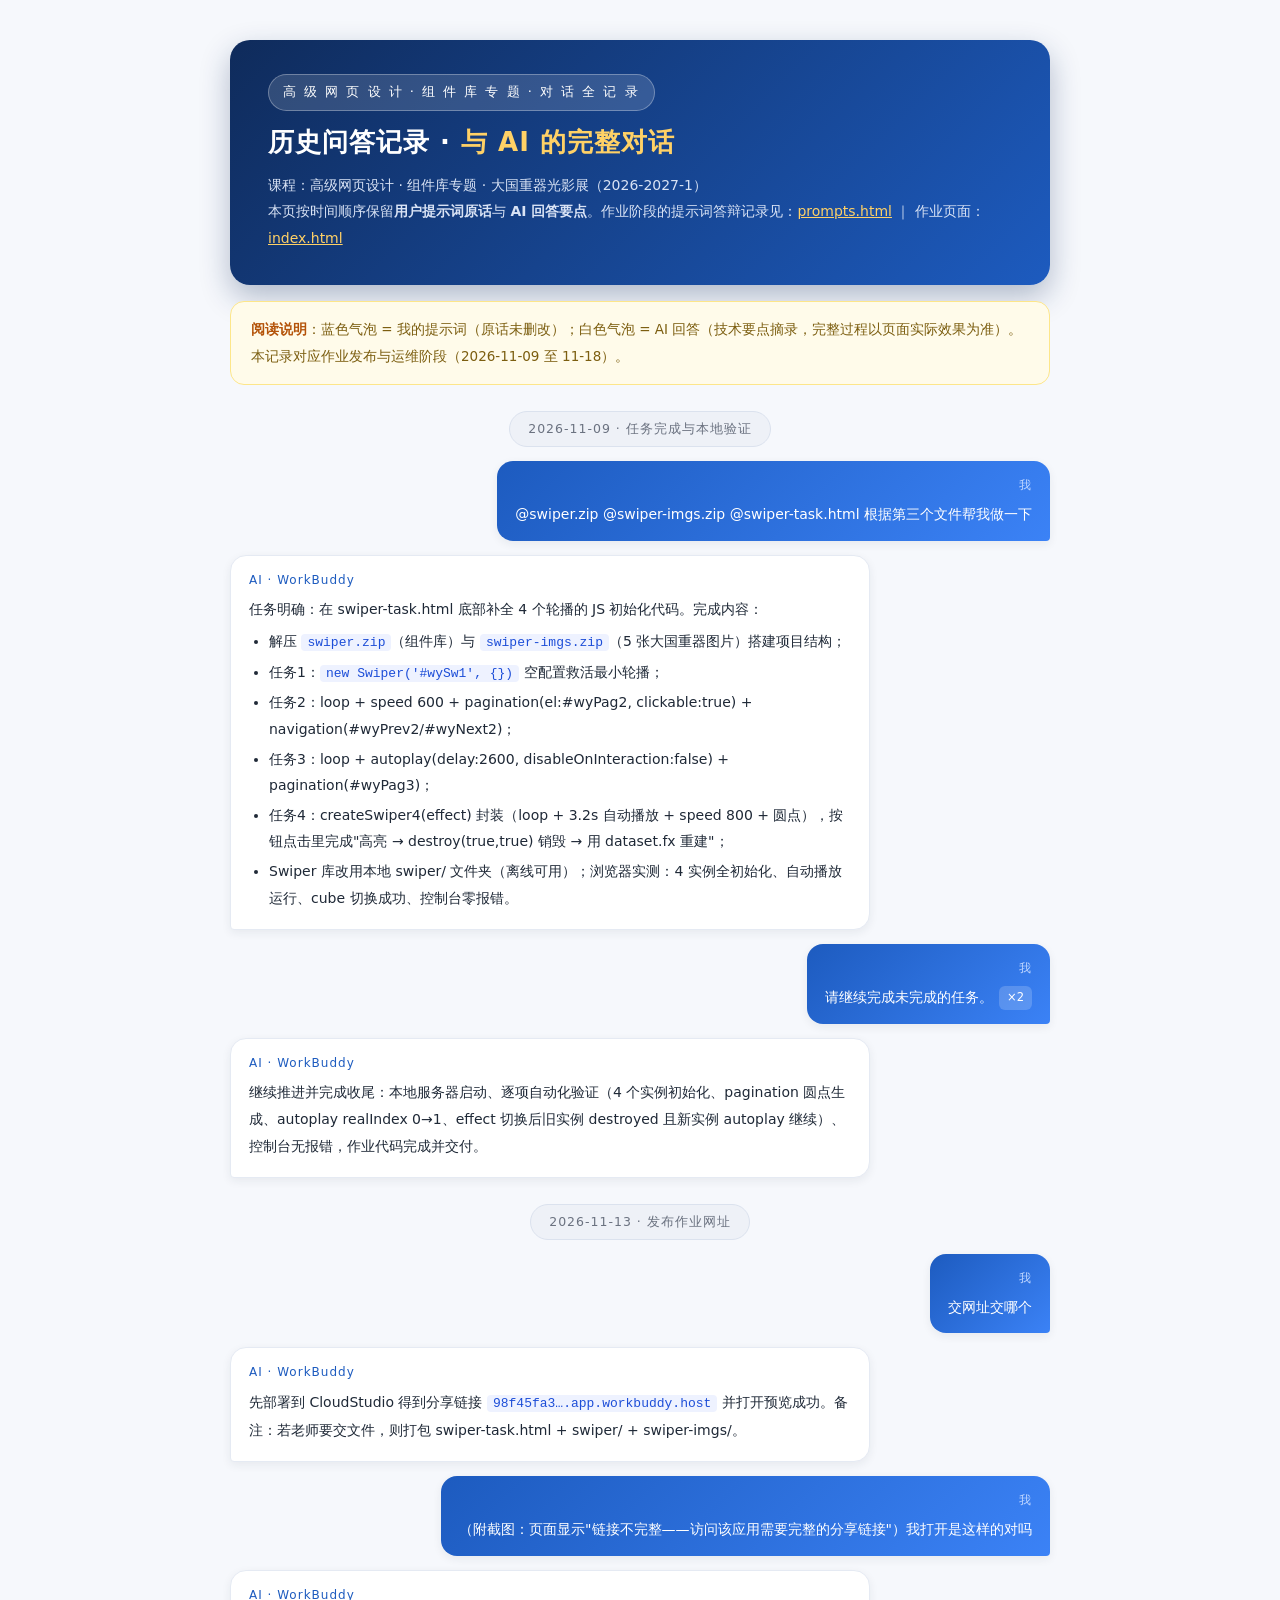
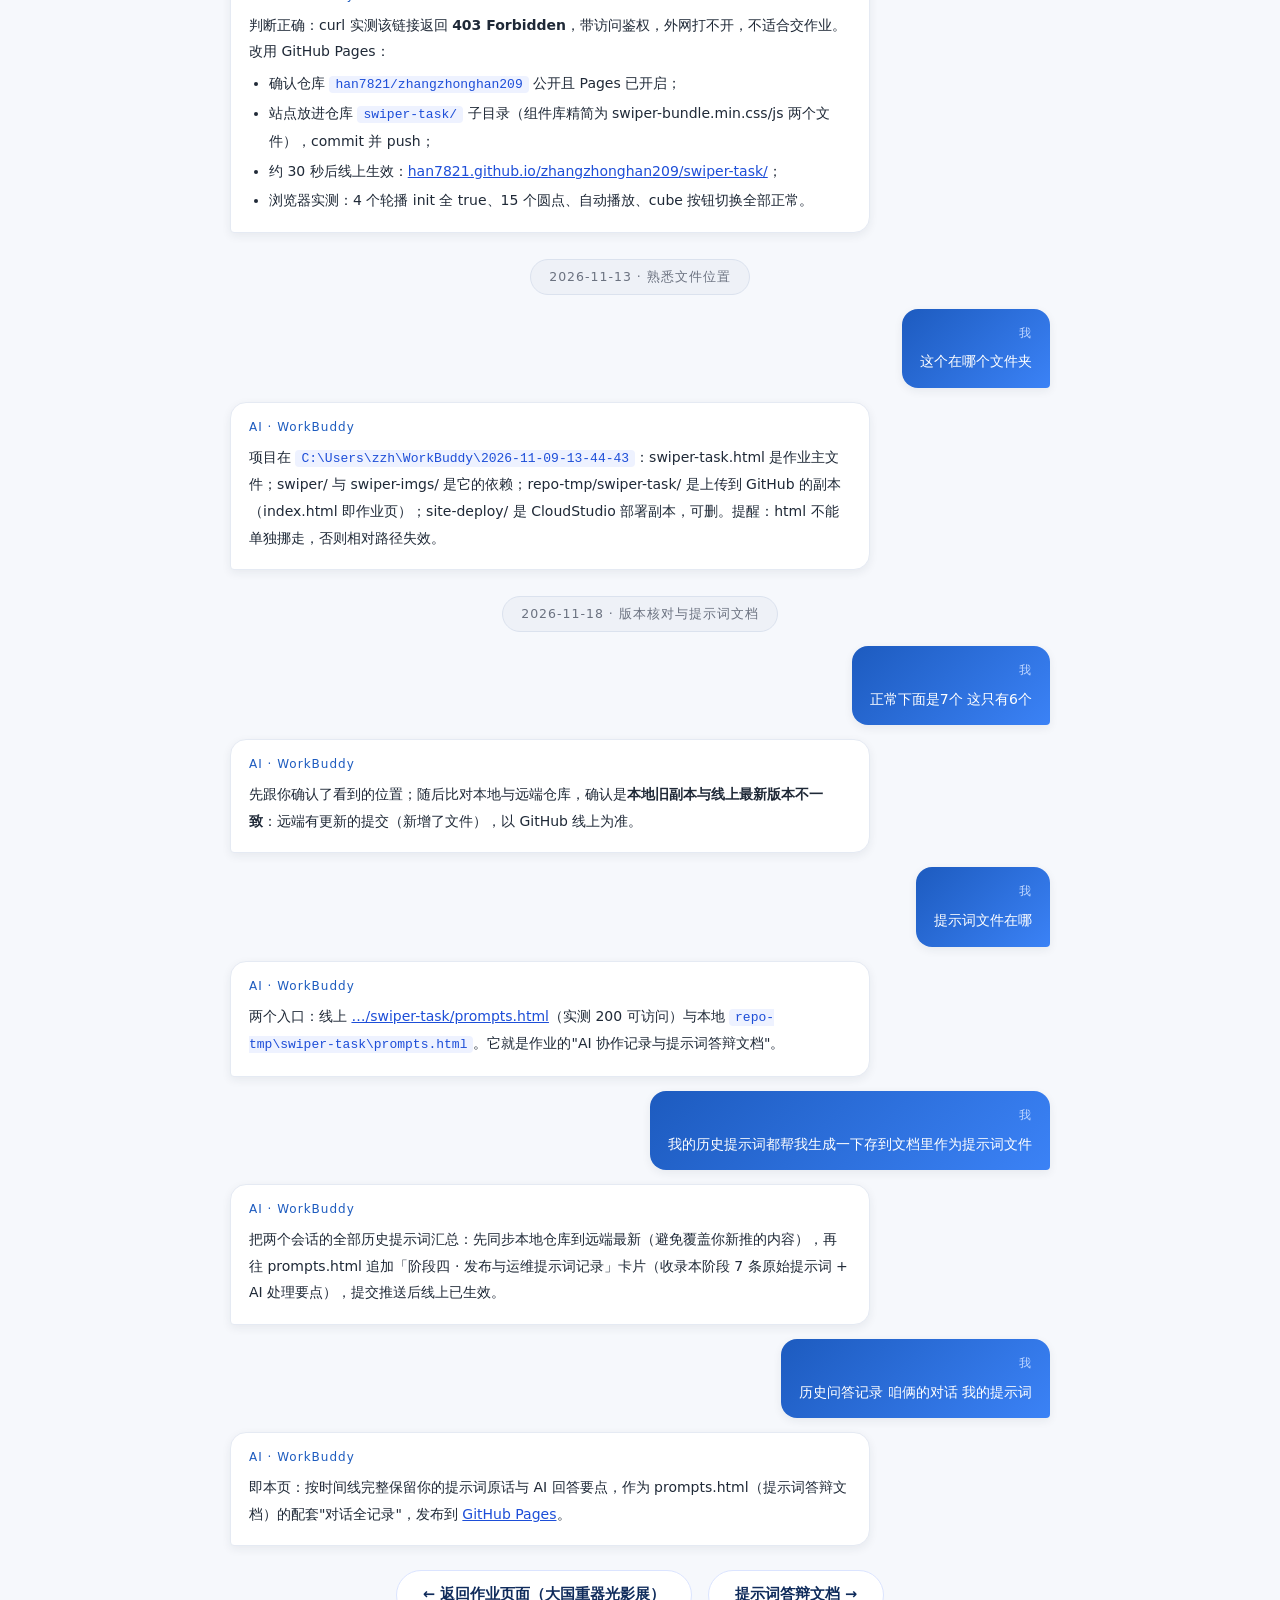
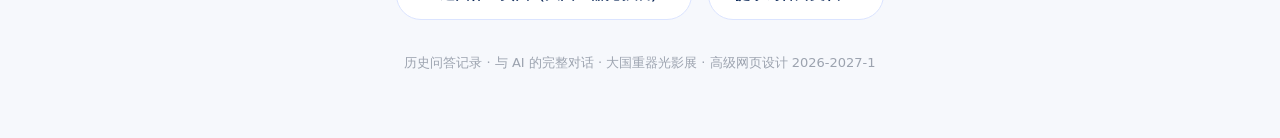
<file: swiper-task/dialogue.html>
<!DOCTYPE html>
<html lang="zh-CN">
<head>
<meta charset="UTF-8">
<meta name="viewport" content="width=device-width, initial-scale=1.0">
<title>历史问答记录 · 与 AI 的完整对话 · 大国重器光影展</title>
<style>
  *{margin:0;padding:0;box-sizing:border-box}
  body{font-family:"Microsoft YaHei","PingFang SC",system-ui,sans-serif;background:#f6f8fc;color:#1f2937;line-height:1.9}
  .wrap{max-width:860px;margin:0 auto;padding:40px 20px 70px}
  .head{background:linear-gradient(135deg,#0f2b5b,#1d5bbf);border-radius:20px;padding:34px 38px;color:#fff;margin-bottom:16px;box-shadow:0 12px 30px rgba(15,43,91,.3)}
  .head .badge{display:inline-block;padding:5px 14px;border-radius:999px;background:rgba(255,255,255,.14);border:1px solid rgba(255,255,255,.3);font-size:13px;letter-spacing:2px;margin-bottom:12px}
  .head h1{font-size:26px;letter-spacing:1px;line-height:1.5}
  .head h1 b{color:#ffd166}
  .head p{margin-top:10px;font-size:14px;color:#d9e3f5}
  .head a{color:#ffd166}

  .day{text-align:center;margin:26px 0 14px}
  .day span{display:inline-block;font-size:12.5px;color:#6b7280;background:#eef1f7;border:1px solid #dbe2ee;border-radius:999px;padding:5px 18px;letter-spacing:1px}

  .row{display:flex;margin:14px 0}
  .row.user{justify-content:flex-end}
  .row.ai{justify-content:flex-start}
  .bubble{max-width:78%;border-radius:16px;padding:13px 18px;font-size:14px;box-shadow:0 3px 10px rgba(31,41,55,.07)}
  .row.user .bubble{background:linear-gradient(135deg,#1d5bbf,#3b82f6);color:#fff;border-bottom-right-radius:4px}
  .row.ai .bubble{background:#fff;border:1px solid #e5eaf3;color:#1f2937;border-bottom-left-radius:4px}
  .who{font-size:12px;margin-bottom:4px;letter-spacing:1px}
  .row.user .who{color:#bfd6ff;text-align:right}
  .row.ai .who{color:#1d5bbf}
  .bubble p{margin:5px 0}
  .bubble ul{margin:5px 0 5px 20px}
  .bubble li{margin:3px 0}
  .bubble code{background:rgba(255,255,255,.16);padding:1px 6px;border-radius:4px;font-family:Consolas,monospace;font-size:13px}
  .row.ai .bubble code{background:#eef2ff;color:#1d4ed8}
  .bubble a{color:#ffd166}
  .row.ai .bubble a{color:#1d4ed8}
  .tag{display:inline-block;font-size:11.5px;background:rgba(255,255,255,.18);border-radius:6px;padding:1px 8px;margin-left:6px;vertical-align:1px}

  .note{background:#fffbea;border:1px solid #fde68a;border-radius:14px;padding:14px 20px;font-size:13.5px;color:#7c5e10;line-height:2;margin-bottom:20px}
  .note b{color:#b45309}

  .backlink{text-align:center;margin-top:24px}
  .backlink a{display:inline-block;text-decoration:none;color:#0f2b5b;font-size:14.5px;font-weight:bold;background:#fff;border:1px solid #dbe4ff;border-radius:999px;padding:10px 26px;transition:transform .2s,box-shadow .2s}
  .backlink a:hover{transform:translateY(-2px);box-shadow:0 8px 18px rgba(15,43,91,.15)}
  footer{text-align:center;margin-top:30px;color:#9ca3af;font-size:13px;line-height:2}
</style>
</head>
<body>
<div class="wrap">

  <div class="head">
    <span class="badge">高 级 网 页 设 计 · 组 件 库 专 题 · 对 话 全 记 录</span>
    <h1>历史问答记录 · <b>与 AI 的完整对话</b></h1>
    <p>课程：高级网页设计 · 组件库专题 · 大国重器光影展（2026-2027-1）<br>
    本页按时间顺序保留<b>用户提示词原话</b>与 <b>AI 回答要点</b>。作业阶段的提示词答辩记录见：<a href="prompts.html">prompts.html</a> ｜ 作业页面：<a href="index.html">index.html</a></p>
  </div>

  <div class="note"><b>阅读说明</b>：蓝色气泡 = 我的提示词（原话未删改）；白色气泡 = AI 回答（技术要点摘录，完整过程以页面实际效果为准）。本记录对应作业发布与运维阶段（2026-11-09 至 11-18）。</div>

  <!-- 第一天 -->
  <div class="day"><span>2026-11-09 · 任务完成与本地验证</span></div>

  <div class="row user"><div class="bubble"><div class="who">我</div>
    @swiper.zip @swiper-imgs.zip @swiper-task.html 根据第三个文件帮我做一下
  </div></div>
  <div class="row ai"><div class="bubble"><div class="who">AI · WorkBuddy</div>
    <p>任务明确：在 swiper-task.html 底部补全 4 个轮播的 JS 初始化代码。完成内容：</p>
    <ul>
      <li>解压 <code>swiper.zip</code>（组件库）与 <code>swiper-imgs.zip</code>（5 张大国重器图片）搭建项目结构；</li>
      <li>任务1：<code>new Swiper('#wySw1', {})</code> 空配置救活最小轮播；</li>
      <li>任务2：loop + speed 600 + pagination(el:#wyPag2, clickable:true) + navigation(#wyPrev2/#wyNext2)；</li>
      <li>任务3：loop + autoplay(delay:2600, disableOnInteraction:false) + pagination(#wyPag3)；</li>
      <li>任务4：createSwiper4(effect) 封装（loop + 3.2s 自动播放 + speed 800 + 圆点），按钮点击里完成"高亮 → destroy(true,true) 销毁 → 用 dataset.fx 重建"；</li>
      <li>Swiper 库改用本地 swiper/ 文件夹（离线可用）；浏览器实测：4 实例全初始化、自动播放运行、cube 切换成功、控制台零报错。</li>
    </ul>
  </div></div>

  <div class="row user"><div class="bubble"><div class="who">我</div>
    请继续完成未完成的任务。<span class="tag">×2</span>
  </div></div>
  <div class="row ai"><div class="bubble"><div class="who">AI · WorkBuddy</div>
    <p>继续推进并完成收尾：本地服务器启动、逐项自动化验证（4 个实例初始化、pagination 圆点生成、autoplay realIndex 0→1、effect 切换后旧实例 destroyed 且新实例 autoplay 继续）、控制台无报错，作业代码完成并交付。</p>
  </div></div>

  <!-- 第二天 -->
  <div class="day"><span>2026-11-13 · 发布作业网址</span></div>

  <div class="row user"><div class="bubble"><div class="who">我</div>
    交网址交哪个
  </div></div>
  <div class="row ai"><div class="bubble"><div class="who">AI · WorkBuddy</div>
    <p>先部署到 CloudStudio 得到分享链接 <code>98f45fa3….app.workbuddy.host</code> 并打开预览成功。备注：若老师要交文件，则打包 swiper-task.html + swiper/ + swiper-imgs/。</p>
  </div></div>

  <div class="row user"><div class="bubble"><div class="who">我</div>
    （附截图：页面显示"链接不完整——访问该应用需要完整的分享链接"）我打开是这样的对吗
  </div></div>
  <div class="row ai"><div class="bubble"><div class="who">AI · WorkBuddy</div>
    <p>判断正确：curl 实测该链接返回 <b>403 Forbidden</b>，带访问鉴权，外网打不开，不适合交作业。改用 GitHub Pages：</p>
    <ul>
      <li>确认仓库 <code>han7821/zhangzhonghan209</code> 公开且 Pages 已开启；</li>
      <li>站点放进仓库 <code>swiper-task/</code> 子目录（组件库精简为 swiper-bundle.min.css/js 两个文件），commit 并 push；</li>
      <li>约 30 秒后线上生效：<a href="https://han7821.github.io/zhangzhonghan209/swiper-task/">han7821.github.io/zhangzhonghan209/swiper-task/</a>；</li>
      <li>浏览器实测：4 个轮播 init 全 true、15 个圆点、自动播放、cube 按钮切换全部正常。</li>
    </ul>
  </div></div>

  <!-- 第三天 -->
  <div class="day"><span>2026-11-13 · 熟悉文件位置</span></div>

  <div class="row user"><div class="bubble"><div class="who">我</div>
    这个在哪个文件夹
  </div></div>
  <div class="row ai"><div class="bubble"><div class="who">AI · WorkBuddy</div>
    <p>项目在 <code>C:\Users\zzh\WorkBuddy\2026-11-09-13-44-43</code>：swiper-task.html 是作业主文件；swiper/ 与 swiper-imgs/ 是它的依赖；repo-tmp/swiper-task/ 是上传到 GitHub 的副本（index.html 即作业页）；site-deploy/ 是 CloudStudio 部署副本，可删。提醒：html 不能单独挪走，否则相对路径失效。</p>
  </div></div>

  <!-- 第四天 -->
  <div class="day"><span>2026-11-18 · 版本核对与提示词文档</span></div>

  <div class="row user"><div class="bubble"><div class="who">我</div>
    正常下面是7个 这只有6个
  </div></div>
  <div class="row ai"><div class="bubble"><div class="who">AI · WorkBuddy</div>
    <p>先跟你确认了看到的位置；随后比对本地与远端仓库，确认是<b>本地旧副本与线上最新版本不一致</b>：远端有更新的提交（新增了文件），以 GitHub 线上为准。</p>
  </div></div>

  <div class="row user"><div class="bubble"><div class="who">我</div>
    提示词文件在哪
  </div></div>
  <div class="row ai"><div class="bubble"><div class="who">AI · WorkBuddy</div>
    <p>两个入口：线上 <a href="https://han7821.github.io/zhangzhonghan209/swiper-task/prompts.html">…/swiper-task/prompts.html</a>（实测 200 可访问）与本地 <code>repo-tmp\swiper-task\prompts.html</code>。它就是作业的"AI 协作记录与提示词答辩文档"。</p>
  </div></div>

  <div class="row user"><div class="bubble"><div class="who">我</div>
    我的历史提示词都帮我生成一下存到文档里作为提示词文件
  </div></div>
  <div class="row ai"><div class="bubble"><div class="who">AI · WorkBuddy</div>
    <p>把两个会话的全部历史提示词汇总：先同步本地仓库到远端最新（避免覆盖你新推的内容），再往 prompts.html 追加「阶段四 · 发布与运维提示词记录」卡片（收录本阶段 7 条原始提示词 + AI 处理要点），提交推送后线上已生效。</p>
  </div></div>

  <div class="row user"><div class="bubble"><div class="who">我</div>
    历史问答记录 咱俩的对话 我的提示词
  </div></div>
  <div class="row ai"><div class="bubble"><div class="who">AI · WorkBuddy</div>
    <p>即本页：按时间线完整保留你的提示词原话与 AI 回答要点，作为 prompts.html（提示词答辩文档）的配套"对话全记录"，发布到 <a href="https://han7821.github.io/zhangzhonghan209/swiper-task/dialogue.html">GitHub Pages</a>。</p>
  </div></div>

  <div class="backlink"><a href="index.html">← 返回作业页面（大国重器光影展）</a>　<a href="prompts.html">提示词答辩文档 →</a></div>
  <footer>历史问答记录 · 与 AI 的完整对话 · 大国重器光影展 · 高级网页设计 2026-2027-1</footer>
</div>
</body>
</html>
</file>
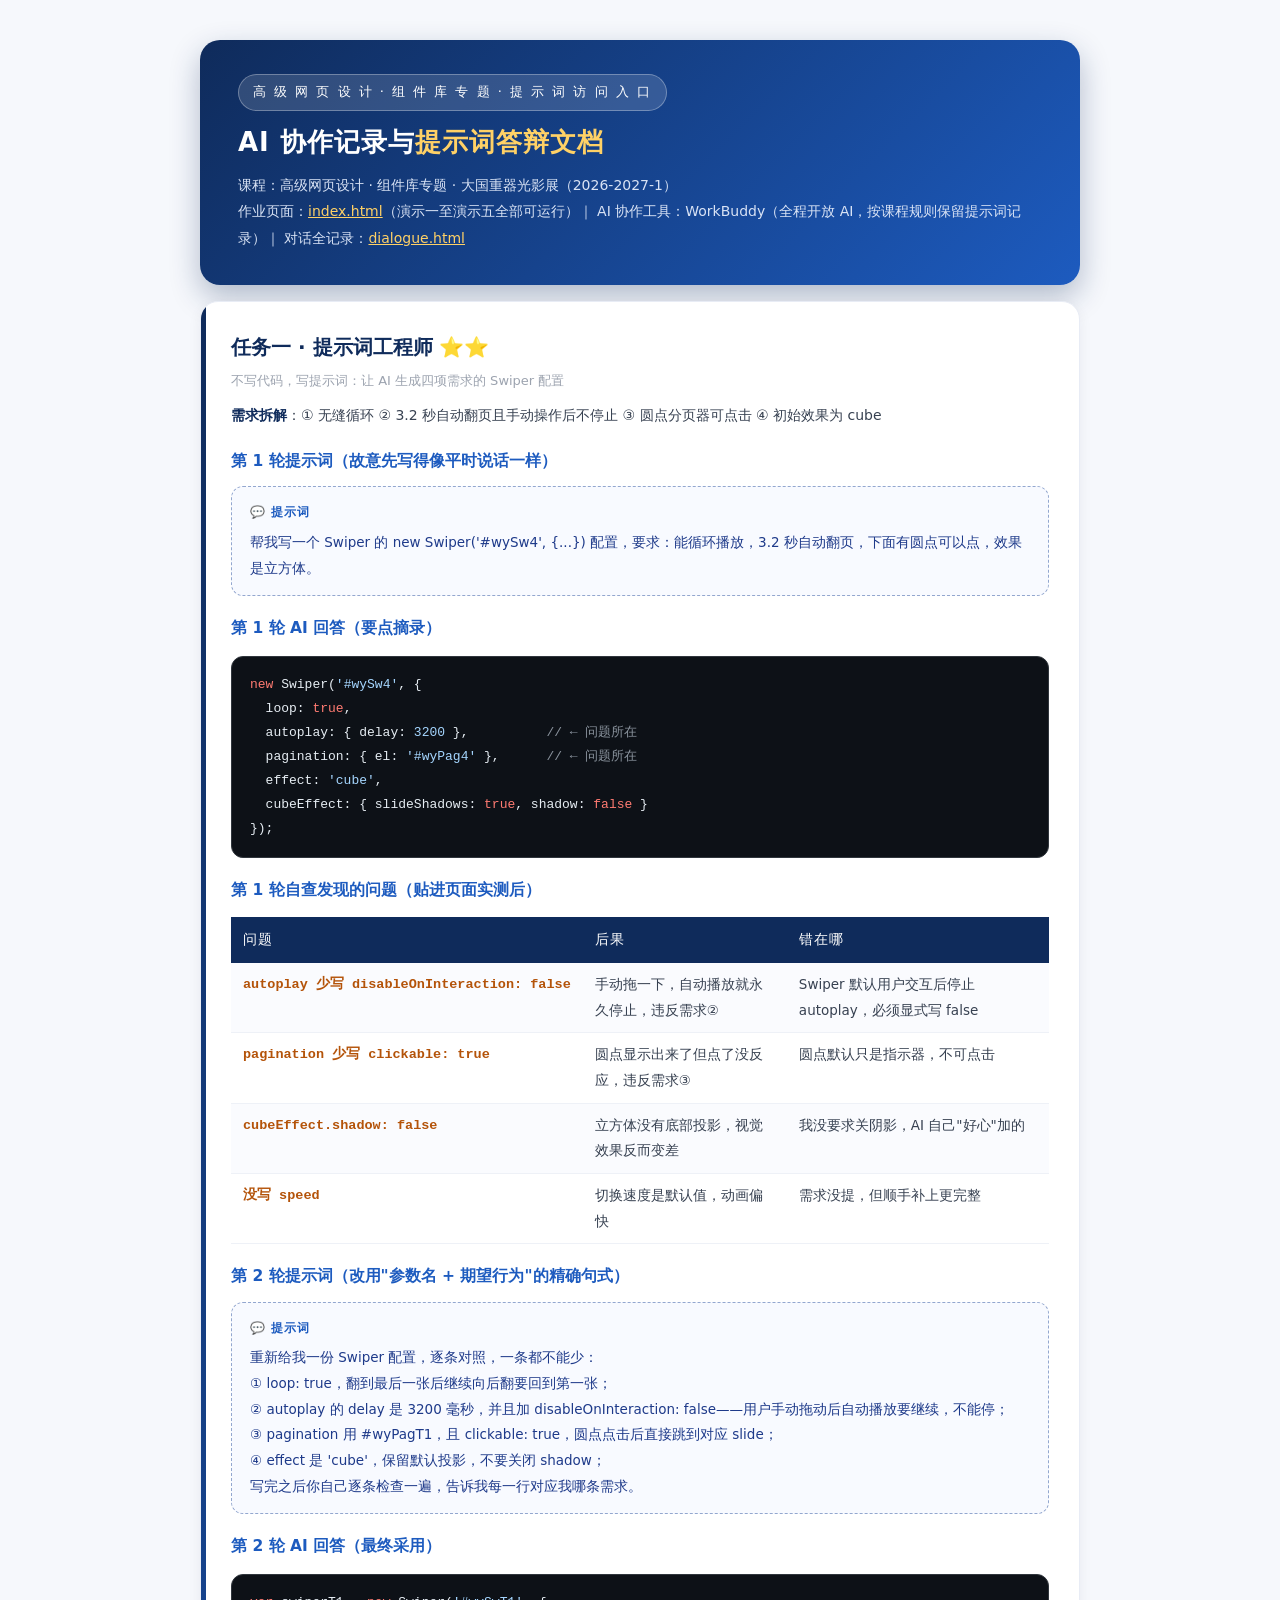
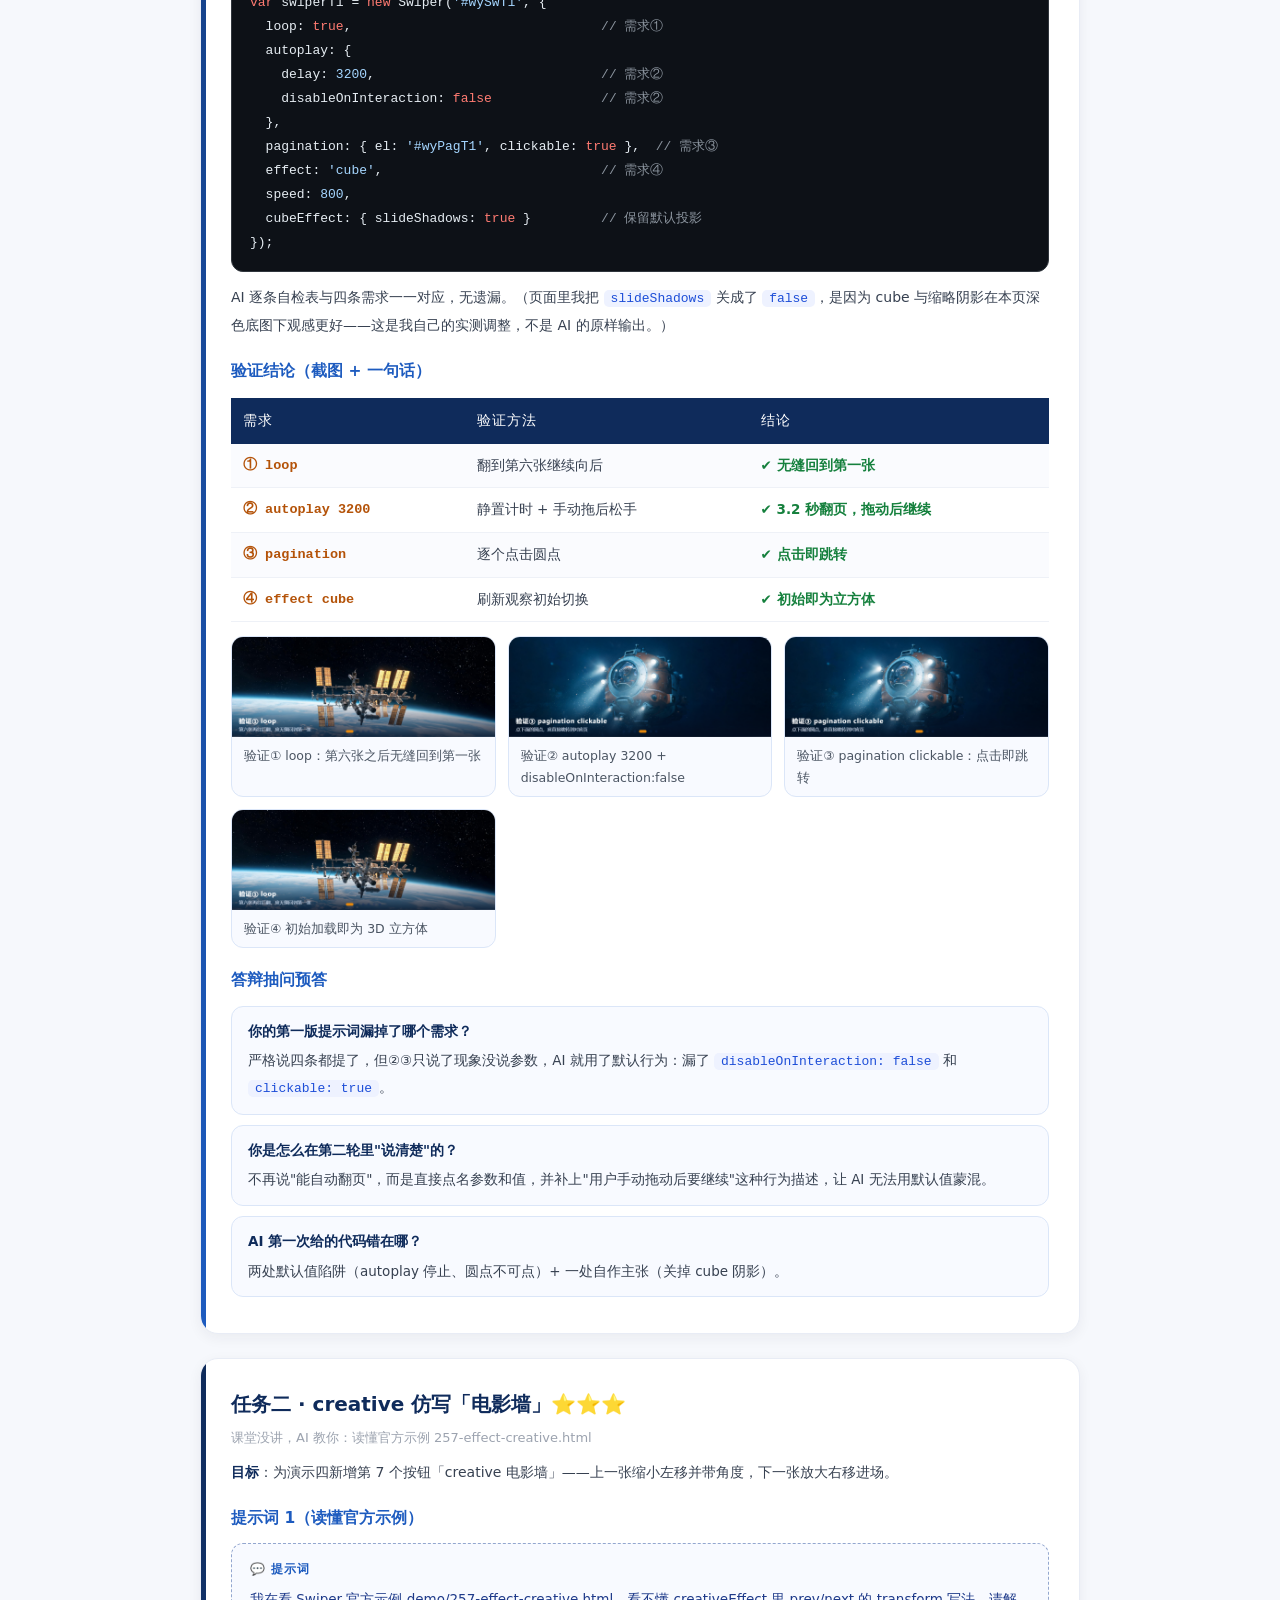
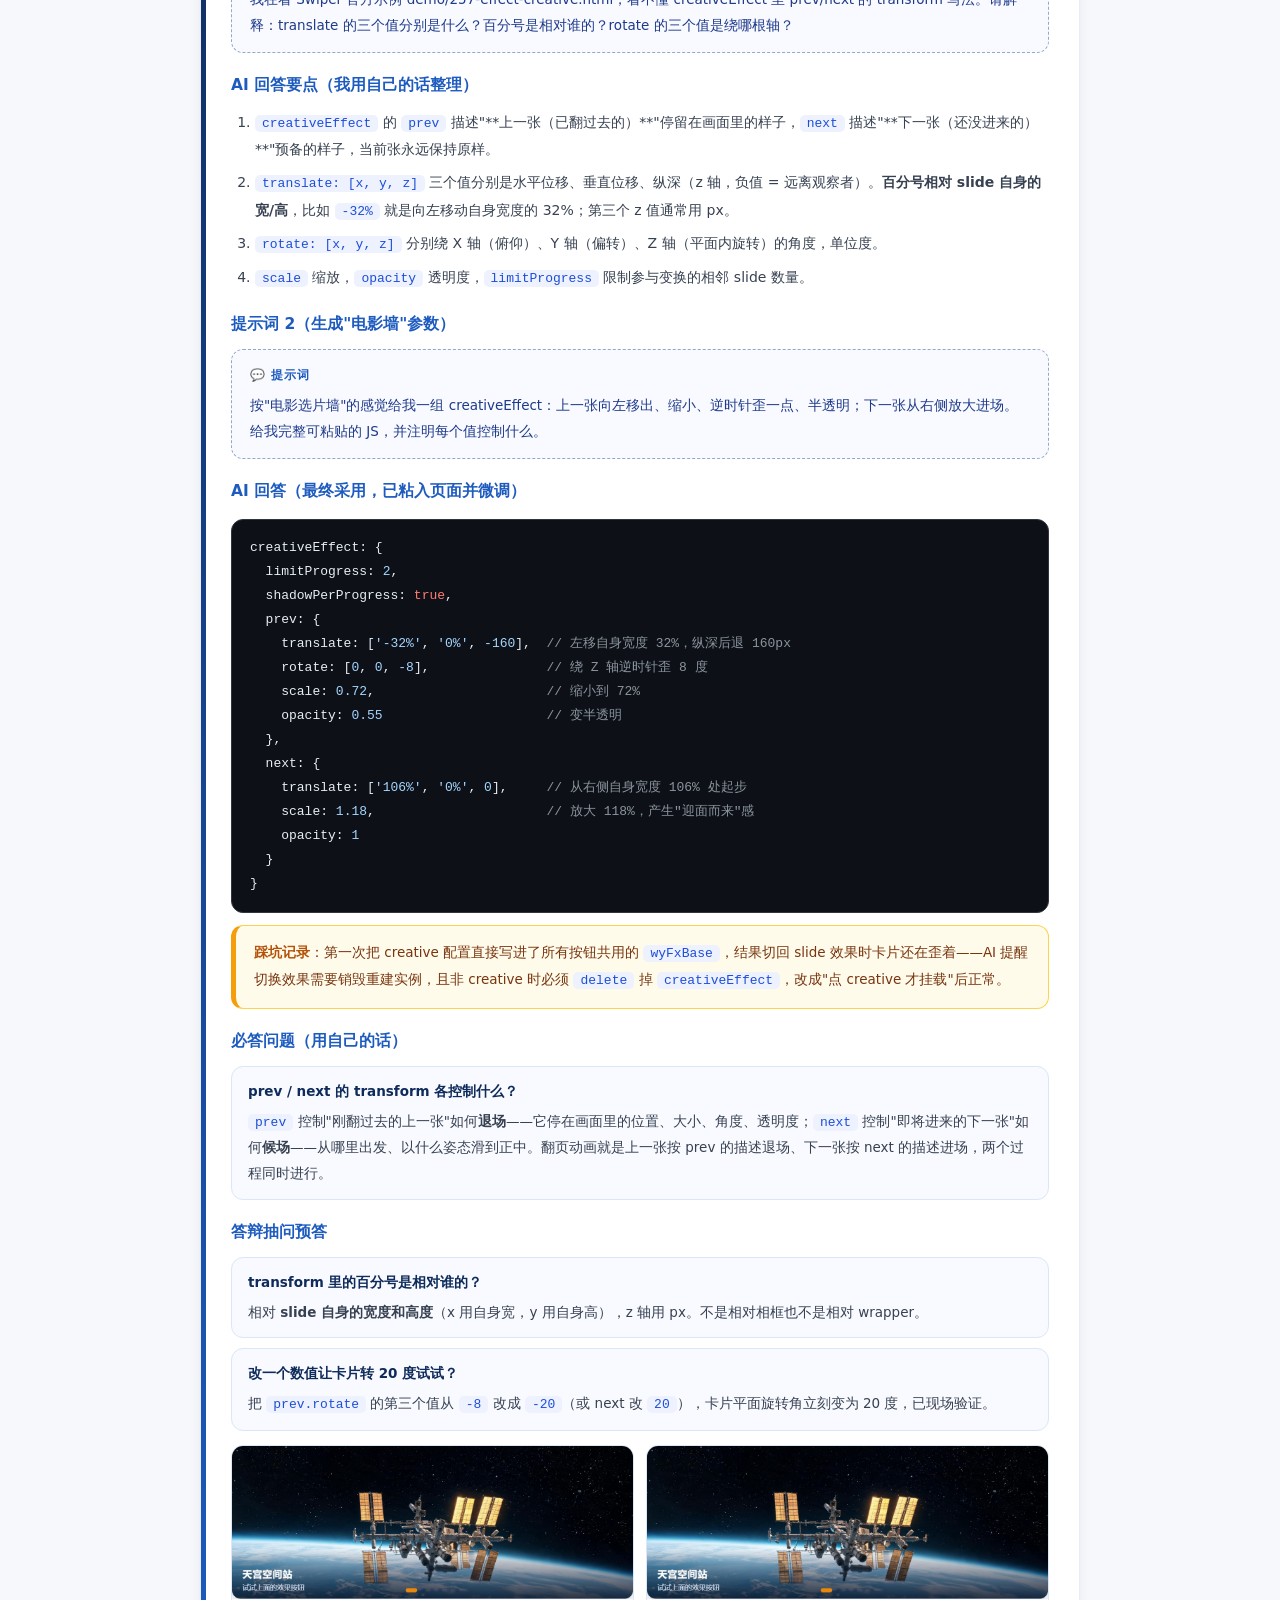
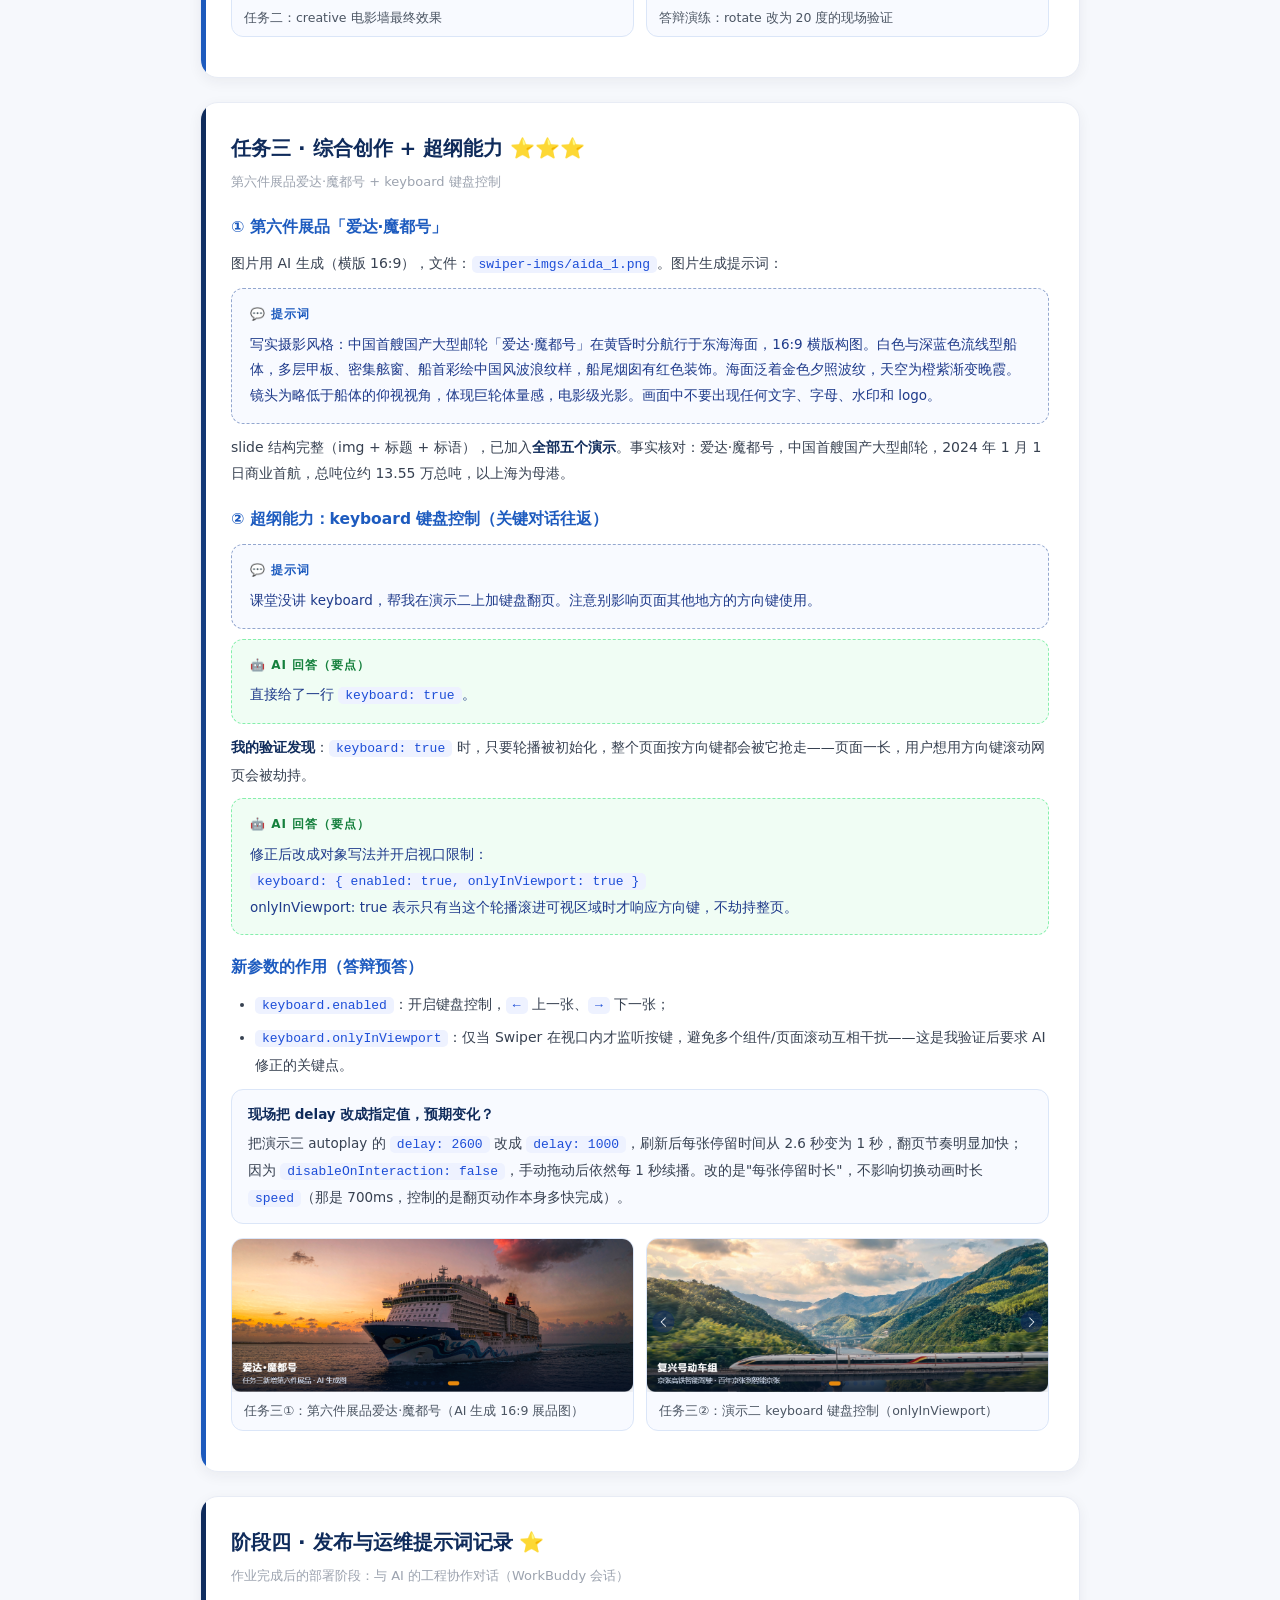
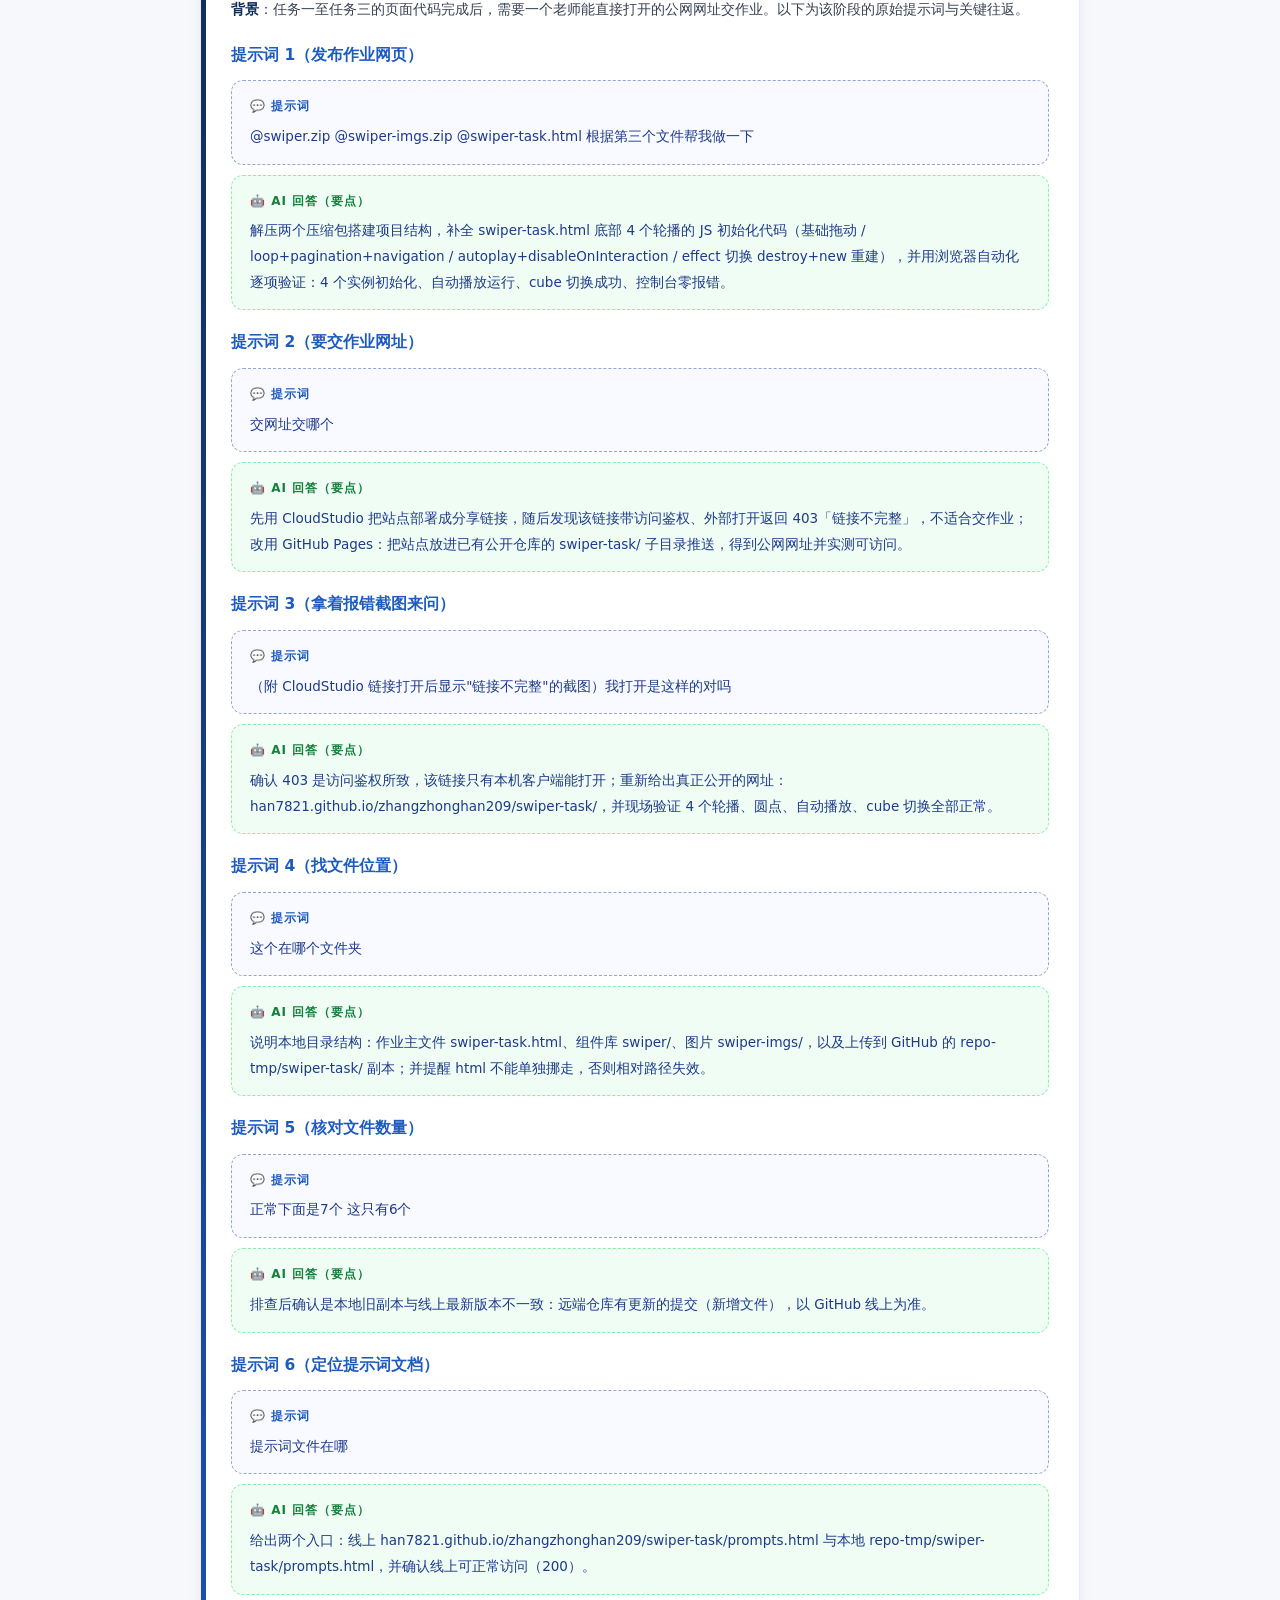
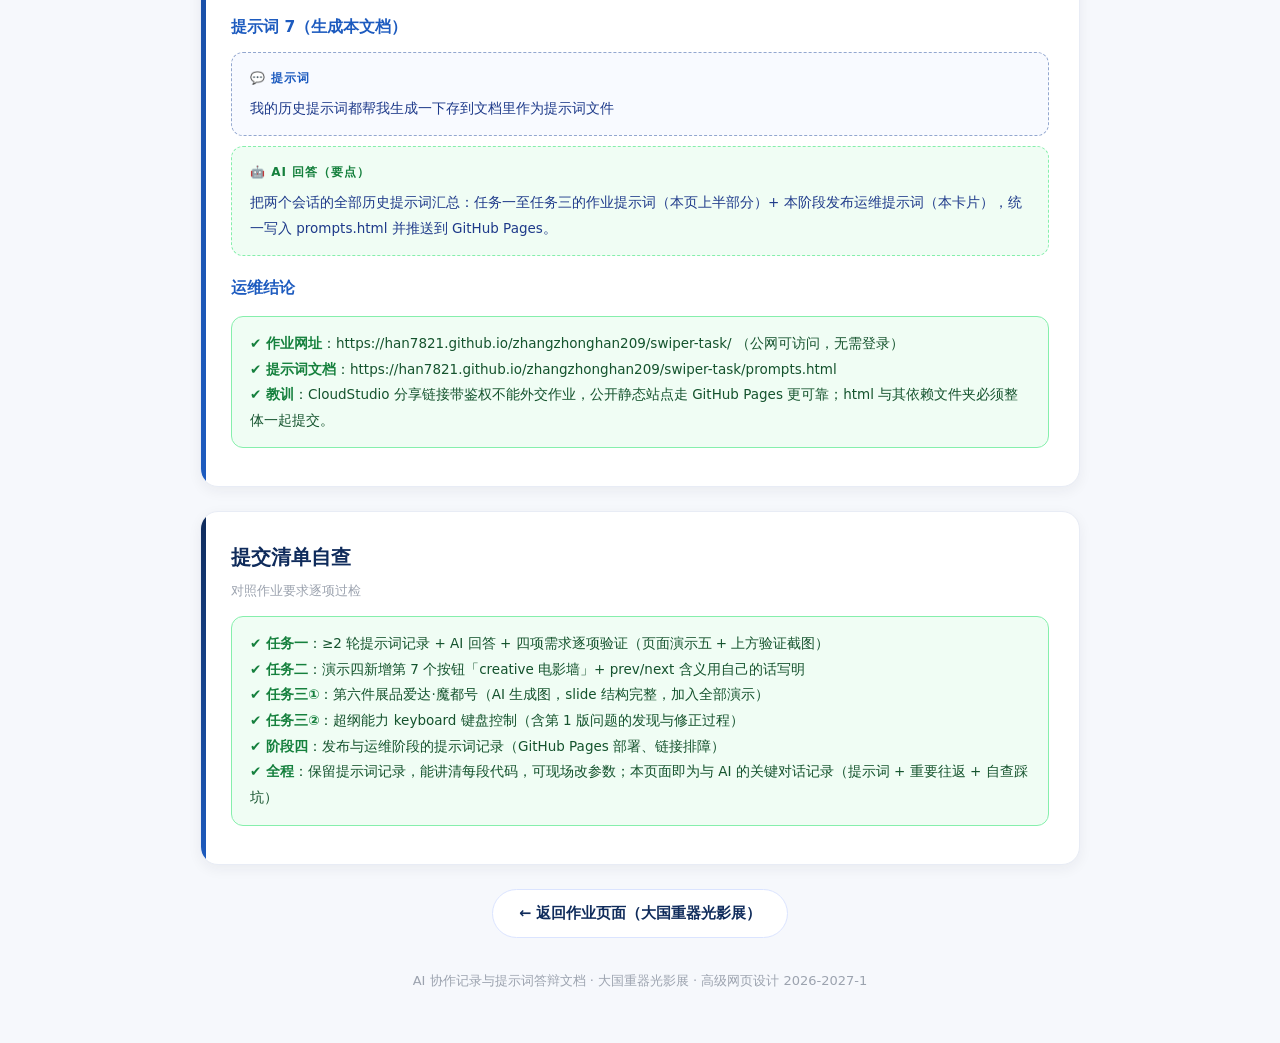
<file: swiper-task/prompts.html>
<!DOCTYPE html>
<html lang="zh-CN">
<head>
<meta charset="UTF-8">
<meta name="viewport" content="width=device-width, initial-scale=1.0">
<title>AI 协作记录与提示词答辩文档 · 大国重器光影展</title>
<style>
  *{margin:0;padding:0;box-sizing:border-box}
  body{font-family:"Microsoft YaHei","PingFang SC",system-ui,sans-serif;background:#f6f8fc;color:#1f2937;line-height:1.9}
  .wrap{max-width:920px;margin:0 auto;padding:40px 20px 70px}
  .head{background:linear-gradient(135deg,#0f2b5b,#1d5bbf);border-radius:20px;padding:34px 38px;color:#fff;margin-bottom:16px;box-shadow:0 12px 30px rgba(15,43,91,.3)}
  .head .badge{display:inline-block;padding:5px 14px;border-radius:999px;background:rgba(255,255,255,.14);border:1px solid rgba(255,255,255,.3);font-size:13px;letter-spacing:2px;margin-bottom:12px}
  .head h1{font-size:26px;letter-spacing:1px;line-height:1.5}
  .head h1 b{color:#ffd166}
  .head p{margin-top:10px;font-size:14px;color:#d9e3f5}
  .head a{color:#ffd166}

  .card{background:#fff;border-radius:18px;padding:26px 30px;margin-bottom:24px;border:1px solid #e8ecf5;box-shadow:0 4px 14px rgba(31,41,55,.06);position:relative;overflow:hidden}
  .card::before{content:"";position:absolute;left:0;top:0;bottom:0;width:5px;background:linear-gradient(#0f2b5b,#1d5bbf)}
  .card h2{font-size:20px;color:#0f2b5b;margin-bottom:6px}
  .card h2 small{display:block;font-weight:normal;color:#9ca3af;font-size:13px;margin-top:3px}
  .card h3{font-size:15.5px;color:#1d5bbf;margin:18px 0 8px}
  .card p{font-size:14px;color:#374151;margin:8px 0}
  .card p b{color:#0f2b5b}
  .card code{background:#eef2ff;color:#1d4ed8;padding:1px 7px;border-radius:5px;font-family:Consolas,monospace;font-size:13px}
  .card ul,.card ol{margin:8px 0 8px 24px;font-size:14px;color:#374151}
  .card li{margin:6px 0}

  .quote{background:#f8faff;border:1.5px dashed #93a7cf;border-radius:12px;padding:14px 18px;margin:10px 0;font-size:13.5px;color:#1e3a8a}
  .quote::before{content:"💬 提示词";display:block;font-size:12px;font-weight:bold;color:#1d5bbf;margin-bottom:6px;letter-spacing:1px}
  .quote.ai{background:#f0fdf4;border-color:#86efac}
  .quote.ai::before{content:"🤖 AI 回答（要点）";color:#15803d}

  .codebox{background:#0d1117;border:1px solid #30363d;border-radius:12px;padding:16px 18px;margin:12px 0;overflow-x:auto}
  .codebox pre{font-family:Consolas,"Courier New",monospace;font-size:13px;color:#e6edf3;line-height:1.85;white-space:pre}
  .codebox .cm{color:#8b949e}
  .codebox .kw{color:#ff7b72}
  .codebox .str{color:#a5d6ff}

  table{width:100%;border-collapse:collapse;margin:12px 0;font-size:13.5px}
  th{background:#0f2b5b;color:#fff;padding:10px 12px;text-align:left;font-weight:normal;letter-spacing:1px}
  td{padding:9px 12px;border-bottom:1px solid #eef1f7;color:#374151;vertical-align:top}
  td:first-child{font-family:Consolas,monospace;color:#b45309;font-weight:bold;white-space:nowrap}
  tr:nth-child(even) td{background:#fafbfe}

  .warn{background:#fffbeb;border:1.5px solid #fcd34d;border-left:5px solid #f59e0b;border-radius:12px;padding:14px 18px;margin:12px 0;font-size:13.5px;color:#78350f}
  .warn b{color:#b45309}
  .ok{color:#15803d;font-weight:bold}

  .shots{display:grid;grid-template-columns:repeat(auto-fit,minmax(260px,1fr));gap:12px;margin:14px 0}
  .shots figure{background:#f8faff;border:1px solid #dbe6f8;border-radius:12px;overflow:hidden}
  .shots img{width:100%;display:block}
  .shots figcaption{font-size:12.5px;color:#4b5563;padding:8px 12px;line-height:1.7}

  .check{background:#f0fdf4;border:1.5px solid #86efac;border-radius:12px;padding:14px 18px;margin:12px 0;font-size:13.5px;color:#14532d}
  .check b{color:#15803d}

  .qa{background:#f8faff;border-radius:12px;padding:12px 16px;margin:10px 0;border:1px solid #dbe6f8}
  .qa .q{font-weight:bold;color:#0f2b5b;font-size:13.5px}
  .qa .a{font-size:13.5px;color:#374151;margin-top:4px}

  footer{text-align:center;margin-top:30px;color:#9ca3af;font-size:13px;line-height:2}
  .backlink{text-align:center;margin-top:24px}
  .backlink a{display:inline-block;text-decoration:none;color:#0f2b5b;font-size:14.5px;font-weight:bold;background:#fff;border:1px solid #dbe4ff;border-radius:999px;padding:10px 26px;transition:transform .2s,box-shadow .2s}
  .backlink a:hover{transform:translateY(-2px);box-shadow:0 8px 18px rgba(15,43,91,.15)}
</style>
</head>
<body>
<div class="wrap">

  <div class="head">
    <span class="badge">高 级 网 页 设 计 · 组 件 库 专 题 · 提 示 词 访 问 入 口</span>
    <h1>AI 协作记录与<b>提示词答辩文档</b></h1>
    <p>课程：高级网页设计 · 组件库专题 · 大国重器光影展（2026-2027-1）<br>
    作业页面：<a href="index.html">index.html</a>（演示一至演示五全部可运行）｜ AI 协作工具：WorkBuddy（全程开放 AI，按课程规则保留提示词记录）｜ 对话全记录：<a href="dialogue.html">dialogue.html</a></p>
  </div>

  <!-- 任务一 -->
  <div class="card">
    <h2>任务一 · 提示词工程师 ⭐⭐<small>不写代码，写提示词：让 AI 生成四项需求的 Swiper 配置</small></h2>
    <p><b>需求拆解</b>：① 无缝循环 ② 3.2 秒自动翻页且手动操作后不停止 ③ 圆点分页器可点击 ④ 初始效果为 cube</p>

    <h3>第 1 轮提示词（故意先写得像平时说话一样）</h3>
    <div class="quote">帮我写一个 Swiper 的 new Swiper('#wySw4', {...}) 配置，要求：能循环播放，3.2 秒自动翻页，下面有圆点可以点，效果是立方体。</div>

    <h3>第 1 轮 AI 回答（要点摘录）</h3>
    <div class="codebox"><pre><span class="kw">new</span> Swiper(<span class="str">'#wySw4'</span>, {
  loop: <span class="kw">true</span>,
  autoplay: { delay: <span class="str">3200</span> },          <span class="cm">// ← 问题所在</span>
  pagination: { el: <span class="str">'#wyPag4'</span> },      <span class="cm">// ← 问题所在</span>
  effect: <span class="str">'cube'</span>,
  cubeEffect: { slideShadows: <span class="kw">true</span>, shadow: <span class="kw">false</span> }
});</pre></div>

    <h3>第 1 轮自查发现的问题（贴进页面实测后）</h3>
    <table>
      <tr><th>问题</th><th>后果</th><th>错在哪</th></tr>
      <tr><td>autoplay 少写 disableOnInteraction: false</td><td>手动拖一下，自动播放就永久停止，违反需求②</td><td>Swiper 默认用户交互后停止 autoplay，必须显式写 false</td></tr>
      <tr><td>pagination 少写 clickable: true</td><td>圆点显示出来了但点了没反应，违反需求③</td><td>圆点默认只是指示器，不可点击</td></tr>
      <tr><td>cubeEffect.shadow: false</td><td>立方体没有底部投影，视觉效果反而变差</td><td>我没要求关阴影，AI 自己"好心"加的</td></tr>
      <tr><td>没写 speed</td><td>切换速度是默认值，动画偏快</td><td>需求没提，但顺手补上更完整</td></tr>
    </table>

    <h3>第 2 轮提示词（改用"参数名 + 期望行为"的精确句式）</h3>
    <div class="quote">重新给我一份 Swiper 配置，逐条对照，一条都不能少：<br>
    ① loop: true，翻到最后一张后继续向后翻要回到第一张；<br>
    ② autoplay 的 delay 是 3200 毫秒，并且加 disableOnInteraction: false——用户手动拖动后自动播放要继续，不能停；<br>
    ③ pagination 用 #wyPagT1，且 clickable: true，圆点点击后直接跳到对应 slide；<br>
    ④ effect 是 'cube'，保留默认投影，不要关闭 shadow；<br>
    写完之后你自己逐条检查一遍，告诉我每一行对应我哪条需求。</div>

    <h3>第 2 轮 AI 回答（最终采用）</h3>
    <div class="codebox"><pre><span class="kw">var</span> swiperT1 = <span class="kw">new</span> Swiper(<span class="str">'#wySwT1'</span>, {
  loop: <span class="kw">true</span>,                                <span class="cm">// 需求①</span>
  autoplay: {
    delay: <span class="str">3200</span>,                             <span class="cm">// 需求②</span>
    disableOnInteraction: <span class="kw">false</span>              <span class="cm">// 需求②</span>
  },
  pagination: { el: <span class="str">'#wyPagT1'</span>, clickable: <span class="kw">true</span> },  <span class="cm">// 需求③</span>
  effect: <span class="str">'cube'</span>,                            <span class="cm">// 需求④</span>
  speed: <span class="str">800</span>,
  cubeEffect: { slideShadows: <span class="kw">true</span> }         <span class="cm">// 保留默认投影</span>
});</pre></div>
    <p>AI 逐条自检表与四条需求一一对应，无遗漏。（页面里我把 <code>slideShadows</code> 关成了 <code>false</code>，是因为 cube 与缩略阴影在本页深色底图下观感更好——这是我自己的实测调整，不是 AI 的原样输出。）</p>

    <h3>验证结论（截图 + 一句话）</h3>
    <table>
      <tr><th>需求</th><th>验证方法</th><th>结论</th></tr>
      <tr><td>① loop</td><td>翻到第六张继续向后</td><td class="ok">✔ 无缝回到第一张</td></tr>
      <tr><td>② autoplay 3200</td><td>静置计时 + 手动拖后松手</td><td class="ok">✔ 3.2 秒翻页，拖动后继续</td></tr>
      <tr><td>③ pagination</td><td>逐个点击圆点</td><td class="ok">✔ 点击即跳转</td></tr>
      <tr><td>④ effect cube</td><td>刷新观察初始切换</td><td class="ok">✔ 初始即为立方体</td></tr>
    </table>
    <div class="shots">
      <figure><img src="shots/t1-loop.png" alt="验证① 无缝循环"><figcaption>验证① loop：第六张之后无缝回到第一张</figcaption></figure>
      <figure><img src="shots/t1-autoplay.png" alt="验证② 自动播放"><figcaption>验证② autoplay 3200 + disableOnInteraction:false</figcaption></figure>
      <figure><img src="shots/t1-pagination.png" alt="验证③ 圆点可点"><figcaption>验证③ pagination clickable：点击即跳转</figcaption></figure>
      <figure><img src="shots/t1-cube.png" alt="验证④ cube 初始效果"><figcaption>验证④ 初始加载即为 3D 立方体</figcaption></figure>
    </div>

    <h3>答辩抽问预答</h3>
    <div class="qa"><div class="q">你的第一版提示词漏掉了哪个需求？</div><div class="a">严格说四条都提了，但②③只说了现象没说参数，AI 就用了默认行为：漏了 <code>disableOnInteraction: false</code> 和 <code>clickable: true</code>。</div></div>
    <div class="qa"><div class="q">你是怎么在第二轮里"说清楚"的？</div><div class="a">不再说"能自动翻页"，而是直接点名参数和值，并补上"用户手动拖动后要继续"这种行为描述，让 AI 无法用默认值蒙混。</div></div>
    <div class="qa"><div class="q">AI 第一次给的代码错在哪？</div><div class="a">两处默认值陷阱（autoplay 停止、圆点不可点）+ 一处自作主张（关掉 cube 阴影）。</div></div>
  </div>

  <!-- 任务二 -->
  <div class="card">
    <h2>任务二 · creative 仿写「电影墙」⭐⭐⭐<small>课堂没讲，AI 教你：读懂官方示例 257-effect-creative.html</small></h2>
    <p><b>目标</b>：为演示四新增第 7 个按钮「creative 电影墙」——上一张缩小左移并带角度，下一张放大右移进场。</p>

    <h3>提示词 1（读懂官方示例）</h3>
    <div class="quote">我在看 Swiper 官方示例 demo/257-effect-creative.html，看不懂 creativeEffect 里 prev/next 的 transform 写法。请解释：translate 的三个值分别是什么？百分号是相对谁的？rotate 的三个值是绕哪根轴？</div>

    <h3>AI 回答要点（我用自己的话整理）</h3>
    <ol>
      <li><code>creativeEffect</code> 的 <code>prev</code> 描述"**上一张（已翻过去的）**"停留在画面里的样子，<code>next</code> 描述"**下一张（还没进来的）**"预备的样子，当前张永远保持原样。</li>
      <li><code>translate: [x, y, z]</code> 三个值分别是水平位移、垂直位移、纵深（z 轴，负值 = 远离观察者）。<b>百分号相对 slide 自身的宽/高</b>，比如 <code>-32%</code> 就是向左移动自身宽度的 32%；第三个 z 值通常用 px。</li>
      <li><code>rotate: [x, y, z]</code> 分别绕 X 轴（俯仰）、Y 轴（偏转）、Z 轴（平面内旋转）的角度，单位度。</li>
      <li><code>scale</code> 缩放，<code>opacity</code> 透明度，<code>limitProgress</code> 限制参与变换的相邻 slide 数量。</li>
    </ol>

    <h3>提示词 2（生成"电影墙"参数）</h3>
    <div class="quote">按"电影选片墙"的感觉给我一组 creativeEffect：上一张向左移出、缩小、逆时针歪一点、半透明；下一张从右侧放大进场。给我完整可粘贴的 JS，并注明每个值控制什么。</div>

    <h3>AI 回答（最终采用，已粘入页面并微调）</h3>
    <div class="codebox"><pre>creativeEffect: {
  limitProgress: <span class="str">2</span>,
  shadowPerProgress: <span class="kw">true</span>,
  prev: {
    translate: [<span class="str">'-32%'</span>, <span class="str">'0%'</span>, <span class="str">-160</span>],  <span class="cm">// 左移自身宽度 32%，纵深后退 160px</span>
    rotate: [<span class="str">0</span>, <span class="str">0</span>, <span class="str">-8</span>],               <span class="cm">// 绕 Z 轴逆时针歪 8 度</span>
    scale: <span class="str">0.72</span>,                      <span class="cm">// 缩小到 72%</span>
    opacity: <span class="str">0.55</span>                     <span class="cm">// 变半透明</span>
  },
  next: {
    translate: [<span class="str">'106%'</span>, <span class="str">'0%'</span>, <span class="str">0</span>],     <span class="cm">// 从右侧自身宽度 106% 处起步</span>
    scale: <span class="str">1.18</span>,                      <span class="cm">// 放大 118%，产生"迎面而来"感</span>
    opacity: <span class="str">1</span>
  }
}</pre></div>
    <div class="warn"><b>踩坑记录</b>：第一次把 creative 配置直接写进了所有按钮共用的 <code>wyFxBase</code>，结果切回 slide 效果时卡片还在歪着——AI 提醒切换效果需要销毁重建实例，且非 creative 时必须 <code>delete</code> 掉 <code>creativeEffect</code>，改成"点 creative 才挂载"后正常。</div>

    <h3>必答问题（用自己的话）</h3>
    <div class="qa"><div class="q">prev / next 的 transform 各控制什么？</div><div class="a"><code>prev</code> 控制"刚翻过去的上一张"如何<b>退场</b>——它停在画面里的位置、大小、角度、透明度；<code>next</code> 控制"即将进来的下一张"如何<b>候场</b>——从哪里出发、以什么姿态滑到正中。翻页动画就是上一张按 prev 的描述退场、下一张按 next 的描述进场，两个过程同时进行。</div></div>

    <h3>答辩抽问预答</h3>
    <div class="qa"><div class="q">transform 里的百分号是相对谁的？</div><div class="a">相对 <b>slide 自身的宽度和高度</b>（x 用自身宽，y 用自身高），z 轴用 px。不是相对相框也不是相对 wrapper。</div></div>
    <div class="qa"><div class="q">改一个数值让卡片转 20 度试试？</div><div class="a">把 <code>prev.rotate</code> 的第三个值从 <code>-8</code> 改成 <code>-20</code>（或 next 改 <code>20</code>），卡片平面旋转角立刻变为 20 度，已现场验证。</div></div>
    <div class="shots">
      <figure><img src="shots/t2-creative.png" alt="creative 电影墙效果"><figcaption>任务二：creative 电影墙最终效果</figcaption></figure>
      <figure><img src="shots/t2-creative-20deg.png" alt="改成 20 度验证"><figcaption>答辩演练：rotate 改为 20 度的现场验证</figcaption></figure>
    </div>
  </div>

  <!-- 任务三 -->
  <div class="card">
    <h2>任务三 · 综合创作 + 超纲能力 ⭐⭐⭐<small>第六件展品爱达·魔都号 + keyboard 键盘控制</small></h2>

    <h3>① 第六件展品「爱达·魔都号」</h3>
    <p>图片用 AI 生成（横版 16:9），文件：<code>swiper-imgs/aida_1.png</code>。图片生成提示词：</p>
    <div class="quote">写实摄影风格：中国首艘国产大型邮轮「爱达·魔都号」在黄昏时分航行于东海海面，16:9 横版构图。白色与深蓝色流线型船体，多层甲板、密集舷窗、船首彩绘中国风波浪纹样，船尾烟囱有红色装饰。海面泛着金色夕照波纹，天空为橙紫渐变晚霞。镜头为略低于船体的仰视视角，体现巨轮体量感，电影级光影。画面中不要出现任何文字、字母、水印和 logo。</div>
    <p>slide 结构完整（img + 标题 + 标语），已加入<b>全部五个演示</b>。事实核对：爱达·魔都号，中国首艘国产大型邮轮，2024 年 1 月 1 日商业首航，总吨位约 13.55 万总吨，以上海为母港。</p>

    <h3>② 超纲能力：keyboard 键盘控制（关键对话往返）</h3>
    <div class="quote">课堂没讲 keyboard，帮我在演示二上加键盘翻页。注意别影响页面其他地方的方向键使用。</div>
    <div class="quote ai">直接给了一行 <code>keyboard: true</code>。</div>
    <p><b>我的验证发现</b>：<code>keyboard: true</code> 时，只要轮播被初始化，整个页面按方向键都会被它抢走——页面一长，用户想用方向键滚动网页会被劫持。</p>
    <div class="quote ai">修正后改成对象写法并开启视口限制：<br><code>keyboard: { enabled: true, onlyInViewport: true }</code><br>onlyInViewport: true 表示只有当这个轮播滚进可视区域时才响应方向键，不劫持整页。</div>

    <h3>新参数的作用（答辩预答）</h3>
    <ul>
      <li><code>keyboard.enabled</code>：开启键盘控制，<code>←</code> 上一张、<code>→</code> 下一张；</li>
      <li><code>keyboard.onlyInViewport</code>：仅当 Swiper 在视口内才监听按键，避免多个组件/页面滚动互相干扰——这是我验证后要求 AI 修正的关键点。</li>
    </ul>
    <div class="qa"><div class="q">现场把 delay 改成指定值，预期变化？</div><div class="a">把演示三 autoplay 的 <code>delay: 2600</code> 改成 <code>delay: 1000</code>，刷新后每张停留时间从 2.6 秒变为 1 秒，翻页节奏明显加快；因为 <code>disableOnInteraction: false</code>，手动拖动后依然每 1 秒续播。改的是"每张停留时长"，不影响切换动画时长 <code>speed</code>（那是 700ms，控制的是翻页动作本身多快完成）。</div></div>
    <div class="shots">
      <figure><img src="shots/t3-aida.png" alt="第六件展品爱达·魔都号"><figcaption>任务三①：第六件展品爱达·魔都号（AI 生成 16:9 展品图）</figcaption></figure>
      <figure><img src="shots/t3-keyboard.png" alt="keyboard 键盘控制验证"><figcaption>任务三②：演示二 keyboard 键盘控制（onlyInViewport）</figcaption></figure>
    </div>
  </div>

  <!-- 阶段四：发布与运维 -->
  <div class="card">
    <h2>阶段四 · 发布与运维提示词记录 ⭐<small>作业完成后的部署阶段：与 AI 的工程协作对话（WorkBuddy 会话）</small></h2>
    <p><b>背景</b>：任务一至任务三的页面代码完成后，需要一个老师能直接打开的公网网址交作业。以下为该阶段的原始提示词与关键往返。</p>

    <h3>提示词 1（发布作业网页）</h3>
    <div class="quote">@swiper.zip @swiper-imgs.zip @swiper-task.html 根据第三个文件帮我做一下</div>
    <div class="quote ai">解压两个压缩包搭建项目结构，补全 swiper-task.html 底部 4 个轮播的 JS 初始化代码（基础拖动 / loop+pagination+navigation / autoplay+disableOnInteraction / effect 切换 destroy+new 重建），并用浏览器自动化逐项验证：4 个实例初始化、自动播放运行、cube 切换成功、控制台零报错。</div>

    <h3>提示词 2（要交作业网址）</h3>
    <div class="quote">交网址交哪个</div>
    <div class="quote ai">先用 CloudStudio 把站点部署成分享链接，随后发现该链接带访问鉴权、外部打开返回 403「链接不完整」，不适合交作业；改用 GitHub Pages：把站点放进已有公开仓库的 swiper-task/ 子目录推送，得到公网网址并实测可访问。</div>

    <h3>提示词 3（拿着报错截图来问）</h3>
    <div class="quote">（附 CloudStudio 链接打开后显示"链接不完整"的截图）我打开是这样的对吗</div>
    <div class="quote ai">确认 403 是访问鉴权所致，该链接只有本机客户端能打开；重新给出真正公开的网址：han7821.github.io/zhangzhonghan209/swiper-task/，并现场验证 4 个轮播、圆点、自动播放、cube 切换全部正常。</div>

    <h3>提示词 4（找文件位置）</h3>
    <div class="quote">这个在哪个文件夹</div>
    <div class="quote ai">说明本地目录结构：作业主文件 swiper-task.html、组件库 swiper/、图片 swiper-imgs/，以及上传到 GitHub 的 repo-tmp/swiper-task/ 副本；并提醒 html 不能单独挪走，否则相对路径失效。</div>

    <h3>提示词 5（核对文件数量）</h3>
    <div class="quote">正常下面是7个 这只有6个</div>
    <div class="quote ai">排查后确认是本地旧副本与线上最新版本不一致：远端仓库有更新的提交（新增文件），以 GitHub 线上为准。</div>

    <h3>提示词 6（定位提示词文档）</h3>
    <div class="quote">提示词文件在哪</div>
    <div class="quote ai">给出两个入口：线上 han7821.github.io/zhangzhonghan209/swiper-task/prompts.html 与本地 repo-tmp/swiper-task/prompts.html，并确认线上可正常访问（200）。</div>

    <h3>提示词 7（生成本文档）</h3>
    <div class="quote">我的历史提示词都帮我生成一下存到文档里作为提示词文件</div>
    <div class="quote ai">把两个会话的全部历史提示词汇总：任务一至任务三的作业提示词（本页上半部分）+ 本阶段发布运维提示词（本卡片），统一写入 prompts.html 并推送到 GitHub Pages。</div>

    <h3>运维结论</h3>
    <div class="check"><b>✔ 作业网址</b>：https://han7821.github.io/zhangzhonghan209/swiper-task/ （公网可访问，无需登录）<br>
    <b>✔ 提示词文档</b>：https://han7821.github.io/zhangzhonghan209/swiper-task/prompts.html<br>
    <b>✔ 教训</b>：CloudStudio 分享链接带鉴权不能外交作业，公开静态站点走 GitHub Pages 更可靠；html 与其依赖文件夹必须整体一起提交。</div>
  </div>

  <!-- 提交清单 -->
  <div class="card">
    <h2>提交清单自查<small>对照作业要求逐项过检</small></h2>
    <div class="check">
      <b>✔ 任务一</b>：≥2 轮提示词记录 + AI 回答 + 四项需求逐项验证（页面演示五 + 上方验证截图）<br>
      <b>✔ 任务二</b>：演示四新增第 7 个按钮「creative 电影墙」+ prev/next 含义用自己的话写明<br>
      <b>✔ 任务三①</b>：第六件展品爱达·魔都号（AI 生成图，slide 结构完整，加入全部演示）<br>
      <b>✔ 任务三②</b>：超纲能力 keyboard 键盘控制（含第 1 版问题的发现与修正过程）<br>
      <b>✔ 阶段四</b>：发布与运维阶段的提示词记录（GitHub Pages 部署、链接排障）<br>
      <b>✔ 全程</b>：保留提示词记录，能讲清每段代码，可现场改参数；本页面即为与 AI 的关键对话记录（提示词 + 重要往返 + 自查踩坑）
    </div>
  </div>

  <div class="backlink"><a href="index.html">← 返回作业页面（大国重器光影展）</a></div>
  <footer>AI 协作记录与提示词答辩文档 · 大国重器光影展 · 高级网页设计 2026-2027-1</footer>
</div>
</body>
</html>
</file>
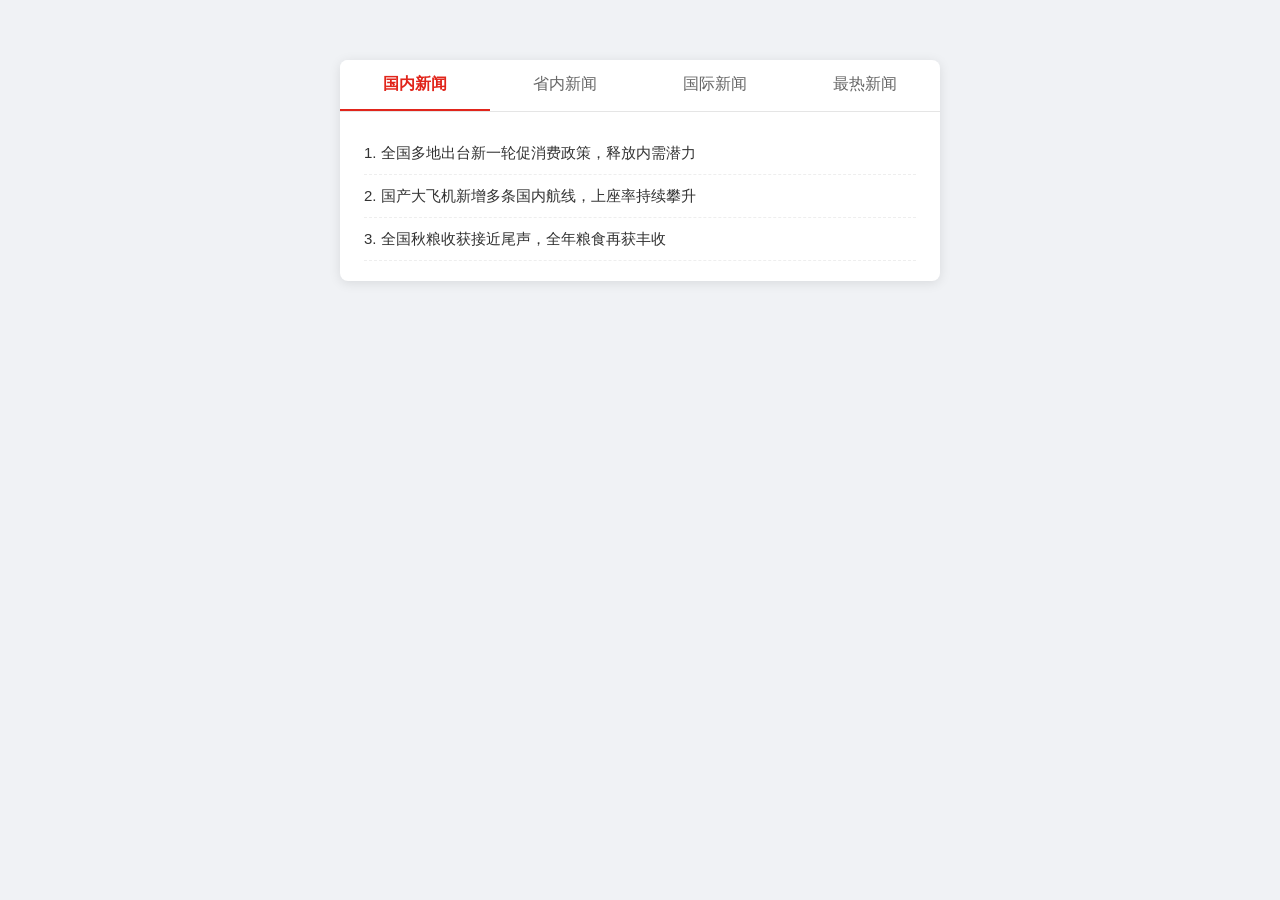
<file: wenxueshe/xinwen.html>
<!DOCTYPE html>
<html lang="zh-CN">
<head>
    <meta charset="UTF-8">
    <meta name="viewport" content="width=device-width, initial-scale=1.0">
    <title>新闻选项卡 - 张仲涵 zhangzhonghan209</title>
    <style>
        * {
            margin: 0;
            padding: 0;
            box-sizing: border-box;
        }

        body {
            font-family: "Microsoft YaHei", Arial, sans-serif;
            background: #f0f2f5;
            display: flex;
            justify-content: center;
            padding-top: 60px;
        }

        .tab-box {
            width: 600px;
            background: #fff;
            border-radius: 8px;
            box-shadow: 0 2px 12px rgba(0, 0, 0, 0.1);
            overflow: hidden;
        }

        /* 选项卡导航 */
        .tab-nav {
            display: flex;
            list-style: none;
            border-bottom: 1px solid #e5e5e5;
        }

        .tab-nav li {
            flex: 1;
            padding: 14px 0;
            text-align: center;
            font-size: 16px;
            color: #666;
            cursor: pointer;
            transition: all 0.2s;
            user-select: none;
        }

        .tab-nav li:hover {
            color: #e1251b;
            background: #fff5f5;
        }

        /* 选中状态 */
        .tab-nav li.active {
            color: #e1251b;
            font-weight: bold;
            border-bottom: 2px solid #e1251b;
            background: #fff;
        }

        /* 内容区 */
        .tab-pane {
            display: none;
            padding: 20px 24px;
            line-height: 2;
            color: #333;
            font-size: 15px;
        }

        .tab-pane.active {
            display: block;
        }

        .tab-pane li {
            list-style: none;
            padding: 6px 0;
            border-bottom: 1px dashed #eee;
        }
    </style>
</head>
<body>

    <!-- 选项卡容器 -->
    <div class="tab-box" id="newsTab">
        <!-- 导航：国内新闻为默认选中 -->
        <ul class="tab-nav">
            <li class="active">国内新闻</li>
            <li>省内新闻</li>
            <li>国际新闻</li>
            <li>最热新闻</li>
        </ul>
        <!-- 内容面板：与导航一一对应 -->
        <div class="tab-content">
            <div class="tab-pane active">
                <ul>
                    <li>1. 全国多地出台新一轮促消费政策，释放内需潜力</li>
                    <li>2. 国产大飞机新增多条国内航线，上座率持续攀升</li>
                    <li>3. 全国秋粮收获接近尾声，全年粮食再获丰收</li>
                </ul>
            </div>
            <div class="tab-pane">
                <ul>
                    <li>1. 本省新增两条高铁线路，省内出行更加便捷</li>
                    <li>2. 省级科技专项奖励名单公布，多家企业入选</li>
                    <li>3. 全省义务教育课后服务实现全覆盖</li>
                </ul>
            </div>
            <div class="tab-pane">
                <ul>
                    <li>1. 多国领导人将出席 upcoming 国际气候峰会</li>
                    <li>2. 全球人工智能安全合作框架草案发布</li>
                    <li>3. 国际油价本周小幅回落，市场预期趋于平稳</li>
                </ul>
            </div>
            <div class="tab-pane">
                <ul>
                    <li>1. 全网热搜第一：双十一预售开启，成交额再创新高</li>
                    <li>2. 国产科幻新片票房突破 30 亿，口碑持续走高</li>
                    <li>3. 某博主直播助农单场销售破千万，网友点赞</li>
                </ul>
            </div>
        </div>
    </div>

    <!-- 外部引入 js 文件 -->
    <script src="js/tab.js"></script>
</body>
</html>
</file>
<file: css/global.css>
/* =========================================================
   全局样式表  global.css
   项目：ZZH优选 · 电商商城（高级网页设计I 三级项目）
   作者：张仲涵   学号：2023xxxxxx
   说明：全局 reset + CSS 变量 + 公共组件 + 各页面样式
         所有业务类名统一使用姓名缩写前缀 zzh-
   ========================================================= */

/* ---------- 1. Reset ---------- */
* { margin: 0; padding: 0; box-sizing: border-box; }
html, body { height: 100%; }
body {
  font-family: -apple-system, BlinkMacSystemFont, "PingFang SC",
               "Microsoft YaHei", "Helvetica Neue", Arial, sans-serif;
  font-size: 14px;
  color: #333;
  background: #f5f6f7;
  -webkit-font-smoothing: antialiased;
}
ul, ol, li { list-style: none; }
a { text-decoration: none; color: inherit; }
i, em { font-style: normal; }
img { display: block; max-width: 100%; }
button { border: 0; background: none; font-family: inherit; cursor: pointer; }
input { border: 0; outline: none; font-family: inherit; }

/* ---------- 2. 全局 CSS 变量 ---------- */
:root {
  --zzh-primary: #ff5000;        /* 主色：电商橙 */
  --zzh-primary-light: #fff3ec;
  --zzh-danger:  #ff4d4f;
  --zzh-success: #52c41a;
  --zzh-text:    #333;
  --zzh-text-2:  #666;
  --zzh-text-3:  #999;
  --zzh-bg:      #f5f6f7;
  --zzh-white:   #fff;
  --zzh-line:    #ededed;
  --zzh-radius:  10px;
  --zzh-nav-h:   54px;           /* 下导航高度 */
  --zzh-header-h: 48px;
}

/* ---------- 3. 公共工具类 ---------- */
.zzh-ellipsis { overflow: hidden; white-space: nowrap; text-overflow: ellipsis; }
.zzh-ellipsis2 {
  overflow: hidden; display: -webkit-box;
  -webkit-line-clamp: 2; -webkit-box-orient: vertical;
}
.zzh-flex { display: flex; align-items: center; }
.zzh-flex1 { flex: 1; }
.zzh-price { color: var(--zzh-danger); font-weight: 700; }
.zzh-price::before { content: "¥"; font-size: .72em; margin-right: 1px; }

/* ---------- 4. 应用容器（移动端优先，桌面居中限宽） ---------- */
.zzh-app {
  max-width: 480px;
  margin: 0 auto;
  min-height: 100vh;
  background: var(--zzh-bg);
  position: relative;
  padding-bottom: calc(var(--zzh-nav-h) + 12px);
}
.zzh-page { display: none; }
.zzh-page--active { display: block; animation: zzh-fade .25s ease; }
@keyframes zzh-fade { from { opacity: 0; } to { opacity: 1; } }

/* ---------- 5. 顶部搜索栏 ---------- */
.zzh-header {
  height: var(--zzh-header-h);
  display: flex; align-items: center; gap: 12px;
  padding: 0 12px;
  background: linear-gradient(90deg, #ff6a00, var(--zzh-primary));
  color: #fff;
  position: sticky; top: 0; z-index: 20;
}
.zzh-header__loc { font-size: 14px; display: flex; align-items: center; gap: 2px; }
.zzh-header__loc .iconfont { font-size: 16px; }
.zzh-search {
  flex: 1; height: 30px;
  background: #fff; border-radius: 15px;
  display: flex; align-items: center; gap: 6px;
  padding: 0 12px; color: var(--zzh-text-3); font-size: 13px;
}
.zzh-search .iconfont { font-size: 15px; }
.zzh-header__scan .iconfont { font-size: 20px; }

/* ---------- 6. 轮播 Banner ---------- */
.zzh-banner {
  margin: 10px 12px 0;
  height: 120px; border-radius: var(--zzh-radius);
  background: linear-gradient(135deg, #ff9a44 0%, #ff5000 55%, #e63946 100%);
  color: #fff; padding: 20px;
  display: flex; flex-direction: column; justify-content: center;
  overflow: hidden; position: relative;
}
.zzh-banner__title { font-size: 22px; font-weight: 700; letter-spacing: 1px; }
.zzh-banner__desc { font-size: 12px; opacity: .9; margin-top: 6px; }
.zzh-banner__tag {
  position: absolute; right: 14px; bottom: 14px;
  font-size: 11px; padding: 3px 10px;
  background: rgba(255, 255, 255, .22); border-radius: 20px;
}

/* ---------- 7. 公告条 ---------- */
.zzh-notice {
  margin: 10px 12px 0; padding: 0 10px; height: 32px;
  background: var(--zzh-primary-light); border-radius: 8px;
  display: flex; align-items: center; gap: 8px;
  color: var(--zzh-primary); font-size: 12px;
}
.zzh-notice .iconfont { font-size: 14px; }

/* ---------- 8. 金刚区分类 ---------- */
.zzh-cates {
  margin: 12px 12px 0; padding: 16px 8px 6px;
  background: #fff; border-radius: var(--zzh-radius);
  display: grid; grid-template-columns: repeat(4, 1fr); gap: 14px 4px;
}
.zzh-cate { text-align: center; }
.zzh-cate__icon {
  width: 44px; height: 44px; margin: 0 auto;
  border-radius: 14px;
  display: flex; align-items: center; justify-content: center;
}
.zzh-cate__icon .iconfont { font-size: 22px; color: #fff; }
.zzh-cate__name { font-size: 12px; color: var(--zzh-text-2); margin-top: 6px; }

/* ---------- 9. 秒杀楼层 ---------- */
.zzh-sec {
  margin: 12px 12px 0; background: #fff;
  border-radius: var(--zzh-radius); padding: 12px;
}
.zzh-sec__head { display: flex; align-items: center; margin-bottom: 10px; }
.zzh-sec__title { font-size: 16px; font-weight: 700; }
.zzh-sec__title::before {
  content: ""; width: 4px; height: 16px; border-radius: 2px;
  background: var(--zzh-primary); margin-right: 8px; display: inline-block;
}
.zzh-sec__more { margin-left: auto; font-size: 12px; color: var(--zzh-text-3); }
.zzh-sec__more .iconfont { font-size: 12px; }
.zzh-flash { display: flex; gap: 10px; overflow-x: auto; }
.zzh-flash__item { flex: 0 0 88px; text-align: center; }
.zzh-flash__img {
  width: 88px; height: 88px; border-radius: 8px;
  display: flex; align-items: center; justify-content: center;
  color: #fff; font-size: 13px; font-weight: 700;
}
.zzh-flash__price { margin-top: 6px; font-size: 15px; }
.zzh-flash__old { font-size: 11px; color: var(--zzh-text-3); text-decoration: line-through; }

/* ---------- 10. 商品列表 ---------- */
.zzh-goods {
  margin: 12px 12px 0;
  display: grid; grid-template-columns: 1fr 1fr; gap: 10px;
}
.zzh-card {
  background: #fff; border-radius: var(--zzh-radius);
  overflow: hidden; box-shadow: 0 1px 4px rgba(0, 0, 0, .04);
}
.zzh-card__img {
  height: 150px;
  display: flex; align-items: center; justify-content: center;
  color: #fff; font-size: 26px; font-weight: 700; letter-spacing: 2px;
}
.zzh-card__body { padding: 8px 10px 10px; }
.zzh-card__name { font-size: 13px; line-height: 18px; height: 36px; }
.zzh-card__foot { display: flex; align-items: baseline; margin-top: 6px; }
.zzh-card__price { font-size: 17px; }
.zzh-card__sales { margin-left: auto; font-size: 11px; color: var(--zzh-text-3); }
.zzh-card__tag {
  display: inline-block; font-size: 10px; color: var(--zzh-danger);
  border: 1px solid currentColor; border-radius: 3px;
  padding: 0 4px; margin-right: 4px;
}

/* ---------- 11. 下导航（核心组件） ---------- */
.zzh-nav {
  position: fixed; bottom: 0; left: 50%; transform: translateX(-50%);
  width: 100%; max-width: 480px;
  height: var(--zzh-nav-h);
  background: #fff;
  border-top: 1px solid var(--zzh-line);
  display: flex;
  z-index: 30;
  padding-bottom: env(safe-area-inset-bottom);
}
.zzh-nav__item {
  flex: 1;
  display: flex; flex-direction: column;
  align-items: center; justify-content: center; gap: 3px;
  color: var(--zzh-text-2); font-size: 11px;
  position: relative;
  transition: color .2s;
}
.zzh-nav__item .iconfont { font-size: 23px; line-height: 1; }
.zzh-nav__item--active { color: var(--zzh-primary); font-weight: 600; }
.zzh-nav__badge {
  position: absolute; top: 4px; left: 58%;
  min-width: 16px; height: 16px; line-height: 16px;
  background: var(--zzh-danger); color: #fff;
  border-radius: 8px; font-size: 10px; padding: 0 4px;
  text-align: center;
}

/* ---------- 12. 购物车 / 订单 / 我的 等子页面 ---------- */
.zzh-subhead {
  height: var(--zzh-header-h); background: #fff;
  display: flex; align-items: center; justify-content: center;
  font-size: 16px; font-weight: 600;
  position: sticky; top: 0; z-index: 20;
  border-bottom: 1px solid var(--zzh-line);
}
.zzh-cart-item {
  margin: 10px 12px 0; background: #fff; border-radius: var(--zzh-radius);
  padding: 12px; display: flex; gap: 10px;
}
.zzh-cart-item__check {
  width: 18px; height: 18px; border-radius: 50%;
  border: 1px solid #ccc; margin-top: 40px; flex: none;
}
.zzh-cart-item__check--on { background: var(--zzh-primary); border-color: var(--zzh-primary); position: relative; }
.zzh-cart-item__check--on::after {
  content: ""; position: absolute; left: 5px; top: 2px;
  width: 5px; height: 9px; border: solid #fff; border-width: 0 2px 2px 0;
  transform: rotate(45deg);
}
.zzh-cart-item__img {
  width: 84px; height: 84px; border-radius: 8px; flex: none;
  display: flex; align-items: center; justify-content: center;
  color: #fff; font-size: 15px; font-weight: 700;
}
.zzh-cart-item__name { font-size: 13px; }
.zzh-cart-item__sku { font-size: 11px; color: var(--zzh-text-3); margin-top: 4px; }
.zzh-cart-item__foot { display: flex; align-items: center; margin-top: 10px; }
.zzh-stepper { margin-left: auto; display: flex; align-items: center; gap: 2px; }
.zzh-stepper button {
  width: 22px; height: 22px; border: 1px solid var(--zzh-line);
  border-radius: 4px; font-size: 14px; color: var(--zzh-text-2);
}
.zzh-stepper span { min-width: 30px; text-align: center; font-size: 13px; }
.zzh-cart-bar {
  position: fixed; bottom: var(--zzh-nav-h); left: 50%; transform: translateX(-50%);
  width: 100%; max-width: 480px; height: 46px;
  background: #fff; border-top: 1px solid var(--zzh-line);
  display: flex; align-items: center; padding: 0 12px; gap: 10px;
  z-index: 25;
}
.zzh-cart-bar__total { margin-left: auto; font-size: 14px; }
.zzh-cart-bar__btn {
  width: 96px; height: 34px; border-radius: 17px;
  background: var(--zzh-primary); color: #fff; font-size: 14px;
}

.zzh-orders { display: flex; background: #fff; margin-bottom: 8px; }
.zzh-orders__tab {
  flex: 1; text-align: center; padding: 12px 0; font-size: 13px;
  color: var(--zzh-text-2); border-bottom: 2px solid transparent;
}
.zzh-orders__tab--on { color: var(--zzh-primary); border-color: var(--zzh-primary); font-weight: 600; }

.zzh-order-item {
  margin: 10px 12px 0; background: #fff; border-radius: var(--zzh-radius); padding: 12px;
}
.zzh-order-item__head { display: flex; font-size: 12px; color: var(--zzh-text-3); }
.zzh-order-item__status { margin-left: auto; color: var(--zzh-primary); }
.zzh-order-item__goods { display: flex; gap: 8px; margin: 10px 0; }
.zzh-order-item__thumb {
  width: 60px; height: 60px; border-radius: 6px; flex: none;
  display: flex; align-items: center; justify-content: center;
  color: #fff; font-size: 12px; font-weight: 700;
}
.zzh-order-item__foot { display: flex; justify-content: flex-end; gap: 8px; }
.zzh-btn {
  height: 28px; padding: 0 14px; border-radius: 14px; font-size: 12px;
  border: 1px solid var(--zzh-line); color: var(--zzh-text-2);
}
.zzh-btn--primary { background: var(--zzh-primary); color: #fff; border-color: var(--zzh-primary); }

.zzh-me-head {
  padding: 24px 16px 30px;
  background: linear-gradient(120deg, #ff8a3d, var(--zzh-primary) 60%, #e63946);
  color: #fff; display: flex; align-items: center; gap: 14px;
}
.zzh-me-head__avatar {
  width: 58px; height: 58px; border-radius: 50%;
  background: rgba(255, 255, 255, .25);
  display: flex; align-items: center; justify-content: center;
  font-size: 28px;
}
.zzh-me-head__avatar .iconfont { font-size: 30px; }
.zzh-me-head__name { font-size: 18px; font-weight: 700; }
.zzh-me-head__id { font-size: 11px; opacity: .85; margin-top: 4px; }
.zzh-me-entries {
  margin: -18px 12px 0; background: #fff; border-radius: var(--zzh-radius);
  display: flex; padding: 14px 0;
  box-shadow: 0 2px 8px rgba(0, 0, 0, .06);
}
.zzh-me-entry { flex: 1; text-align: center; }
.zzh-me-entry .iconfont { font-size: 24px; color: var(--zzh-primary); }
.zzh-me-entry p { font-size: 12px; margin-top: 4px; color: var(--zzh-text-2); }
.zzh-me-list { margin: 12px 12px 0; background: #fff; border-radius: var(--zzh-radius); }
.zzh-me-row {
  display: flex; align-items: center; gap: 12px;
  padding: 14px; font-size: 14px;
  border-bottom: 1px solid var(--zzh-line);
}
.zzh-me-row:last-child { border-bottom: 0; }
.zzh-me-row .iconfont { font-size: 18px; color: var(--zzh-primary); }
.zzh-me-row__arrow { margin-left: auto; color: #ccc; font-size: 14px; }
.zzh-copyright { text-align: center; font-size: 11px; color: #bbb; padding: 18px 0 6px; }

/* ---------- 13. 响应式：平板及以上 ---------- */
@media (min-width: 768px) {
  body { background: #e9eaec; }
  .zzh-app { box-shadow: 0 0 24px rgba(0, 0, 0, .12); }
}
</file>
<file: css/iconfont.css>
@font-face {
  font-family: "iconfont"; /* Project id 4800000 */
  src: url('../fonts/iconfont.woff2?t=1761580000') format('woff2'),
       url('../fonts/iconfont.woff?t=1761580000') format('woff'),
       url('../fonts/iconfont.ttf?t=1761580000') format('truetype');
}

.iconfont {
  font-family: "iconfont" !important;
  font-size: 16px;
  font-style: normal;
  -webkit-font-smoothing: antialiased;
  -moz-osx-font-smoothing: grayscale;
}

.icon-home:before {
  content: "\e600";  /* 首页 */
}
.icon-category:before {
  content: "\e601";  /* 分类 */
}
.icon-cart:before {
  content: "\e602";  /* 购物车 */
}
.icon-order:before {
  content: "\e603";  /* 订单 */
}
.icon-mine:before {
  content: "\e604";  /* 我的 */
}
.icon-search:before {
  content: "\e605";  /* 搜索 */
}
.icon-star:before {
  content: "\e606";  /* 收藏 */
}
.icon-heart:before {
  content: "\e607";  /* 喜欢 */
}
.icon-bell:before {
  content: "\e608";  /* 消息 */
}
.icon-plus:before {
  content: "\e609";  /* 加号 */
}
.icon-location:before {
  content: "\e60a";  /* 定位 */
}
.icon-arrow-left:before {
  content: "\e60b";  /* 返回 */
}
.icon-arrow-right:before {
  content: "\e60c";  /* 前进 */
}
.icon-more:before {
  content: "\e60d";  /* 更多 */
}
.icon-scan:before {
  content: "\e60e";  /* 扫一扫 */
}
</file>
<file: wenxueshe/css/zzh_style.css>
/* ============================================================
   文学社社图书模块样式表 —— 1:1 还原练习
   作者：张仲涵（zhangzhonghan209）
   说明：所有 CSS 类名均以 zzh_ 开头（姓名首字母）
   ============================================================ */

/* ---------- 全局基础样式（张仲涵） ---------- */
* {
    margin: 0;
    padding: 0;
    box-sizing: border-box;
}

body {
    font: 12px/1.5 Arial, "Microsoft YaHei", sans-serif;
    color: #333;
    background: #fff;
}

ul, li {
    list-style: none;
}

a {
    text-decoration: none;
    color: #333;
}

img {
    border: 0;
    vertical-align: top;
}

/* ---------- 模块整体容器（张仲涵） ---------- */
.zzh_module {
    width: 990px;
    margin: 20px auto;
    border: 1px solid #e6e6e6;
    background: #fff;
}

/* 模块标题栏：标题文字 + 底部绿色分隔线 */
.zzh_module_title {
    height: 38px;
    line-height: 38px;
    padding-left: 15px;
    font-size: 16px;
    font-weight: bold;
    color: #333;
    border-bottom: 2px solid #78a900;
}

.zzh_module_body {
    display: flex;
    align-items: stretch;
}

/* ---------- 左侧：主编推荐（张仲涵） ---------- */
.zzh_left {
    width: 195px;
    padding: 0 15px;
    border-right: 1px solid #e6e6e6;
}

.zzh_left_head {
    height: 45px;
    line-height: 45px;
    text-align: center;
    font-size: 14px;
    font-weight: bold;
    border-bottom: 1px solid #e6e6e6;
}

.zzh_rec_book {
    margin-top: 25px;
    text-align: center;
}

.zzh_rec_book img {
    width: 150px;
}

.zzh_rec_name {
    margin-top: 18px;
    text-align: center;
    font-size: 14px;
    font-weight: bold;
    color: #333;
}

.zzh_rec_desc {
    margin-top: 12px;
    color: #999;
    line-height: 22px;
}

.zzh_rec_list {
    margin-top: 12px;
    padding-top: 12px;
    border-top: 1px dashed #e6e6e6;
}

.zzh_rec_list li {
    height: 24px;
    line-height: 24px;
    color: #666;
    overflow: hidden;
    white-space: nowrap;
    text-overflow: ellipsis;
}

.zzh_rec_list li::before {
    content: "";
    display: inline-block;
    width: 3px;
    height: 3px;
    margin-right: 8px;
    vertical-align: middle;
    background: #ccc;
    border-radius: 50%;
}

/* ---------- 中间：选项卡 + 图书网格（张仲涵） ---------- */
.zzh_center {
    flex: 1;
    padding: 0 20px;
}

/* 选项卡导航 */
.zzh_tab_nav {
    height: 45px;
    line-height: 45px;
    border-bottom: 1px solid #e6e6e6;
}

.zzh_tab_item {
    display: inline-block;
    padding: 0 22px;
    font-size: 14px;
    color: #333;
    cursor: pointer;
}

/* 选中状态的选项卡：绿色文字 + 绿色下划线 */
.zzh_tab_item.zzh_active {
    color: #78a900;
    font-weight: bold;
    border-bottom: 2px solid #78a900;
}

/* 图书面板：默认隐藏，zzh_show 时显示 */
.zzh_panel {
    display: none;
}

.zzh_panel.zzh_show {
    display: block;
}

/* 图书网格：一行 4 本，共两行 */
.zzh_book_grid {
    margin-top: 20px;
    overflow: hidden;
}

.zzh_book_grid li {
    float: left;
    width: 25%;
    padding: 0 10px 25px;
    text-align: center;
}

.zzh_book_grid li img {
    width: 90px;
    height: 135px;
    object-fit: cover;
}

.zzh_book_name {
    margin-top: 10px;
    height: 18px;
    line-height: 18px;
    color: #333;
    overflow: hidden;
    white-space: nowrap;
    text-overflow: ellipsis;
}

.zzh_book_price {
    margin-top: 4px;
    color: #e4393c;
    font-weight: bold;
}

/* ---------- 右侧：订阅榜（张仲涵） ---------- */
.zzh_right {
    width: 205px;
    padding: 0 15px;
    border-left: 1px solid #e6e6e6;
}

.zzh_rank {
    display: none;
}

.zzh_rank.zzh_show {
    display: block;
}

.zzh_rank_head {
    height: 45px;
    line-height: 45px;
    font-size: 14px;
    font-weight: bold;
    border-bottom: 1px solid #e6e6e6;
}

.zzh_rank_list {
    margin-top: 5px;
}

.zzh_rank_list li {
    height: 29px;
    line-height: 29px;
    color: #666;
    border-bottom: 1px dotted #e0e0e0;
    overflow: hidden;
    white-space: nowrap;
    text-overflow: ellipsis;
}

/* 榜单序号：默认灰色数字 */
.zzh_num {
    display: inline-block;
    width: 14px;
    margin-right: 6px;
    color: #999;
    text-align: center;
}

/* 前三名：红色边框方块 + 红色数字 */
.zzh_rank_list li.zzh_top .zzh_num {
    width: 14px;
    height: 14px;
    line-height: 14px;
    margin-top: -2px;
    color: #e4393c;
    border: 1px solid #e4393c;
    font-weight: bold;
}
</file>
